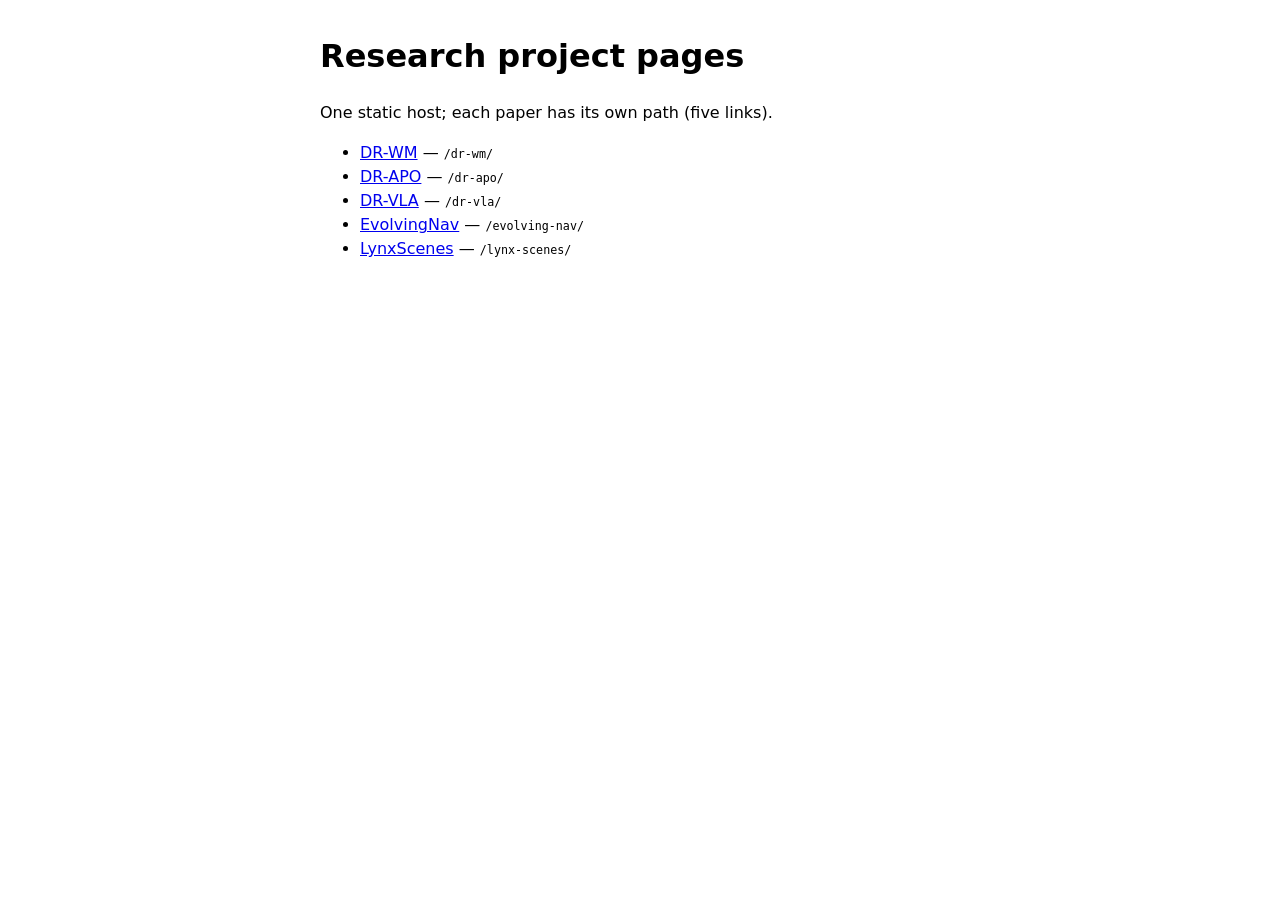
<file: index.html>
<!doctype html>
<html lang="zh-CN">
<head>
<meta charset="utf-8">
<meta name="viewport" content="width=device-width, initial-scale=1">
<title>DeepRobotics Research Articles</title>
<style>
  body { font-family: system-ui, sans-serif; max-width: 40rem; margin: 2rem auto; padding: 0 1rem; line-height: 1.5; }
  code { font-size: 0.9em; }
</style>
</head>
<body>
  <h1>Research project pages</h1>
  <p>One static host; each paper has its own path (five links).</p>
  <ul>
  <li><a href="dr-wm/index.html">DR-WM</a> — <code>/dr-wm/</code></li>
  <li><a href="dr-apo/index.html">DR-APO</a> — <code>/dr-apo/</code></li>
  <li><a href="dr-vla/index.html">DR-VLA</a> — <code>/dr-vla/</code></li>
  <li><a href="evolving-nav/index.html">EvolvingNav</a> — <code>/evolving-nav/</code></li>
  <li><a href="lynx-scenes/index.html">LynxScenes</a> — <code>/lynx-scenes/</code></li>
  </ul>
</body>
</html>
</file>
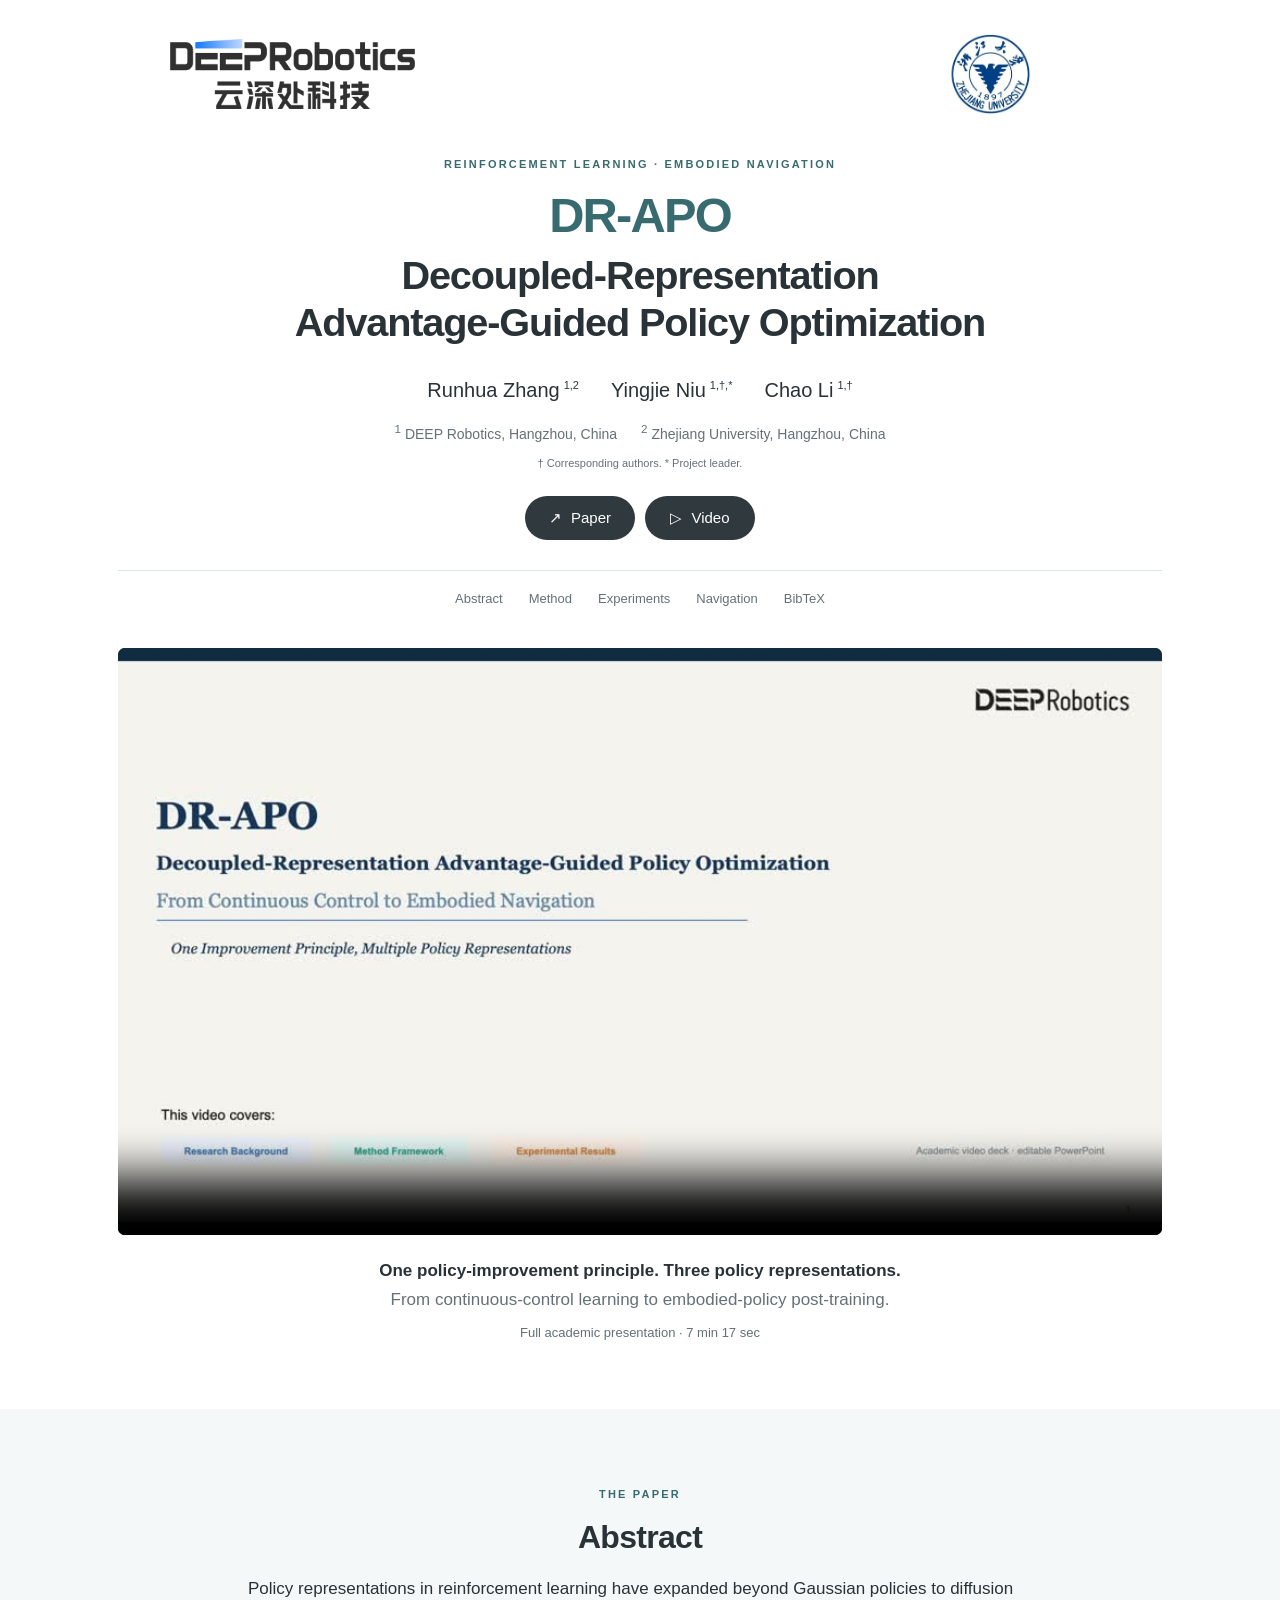
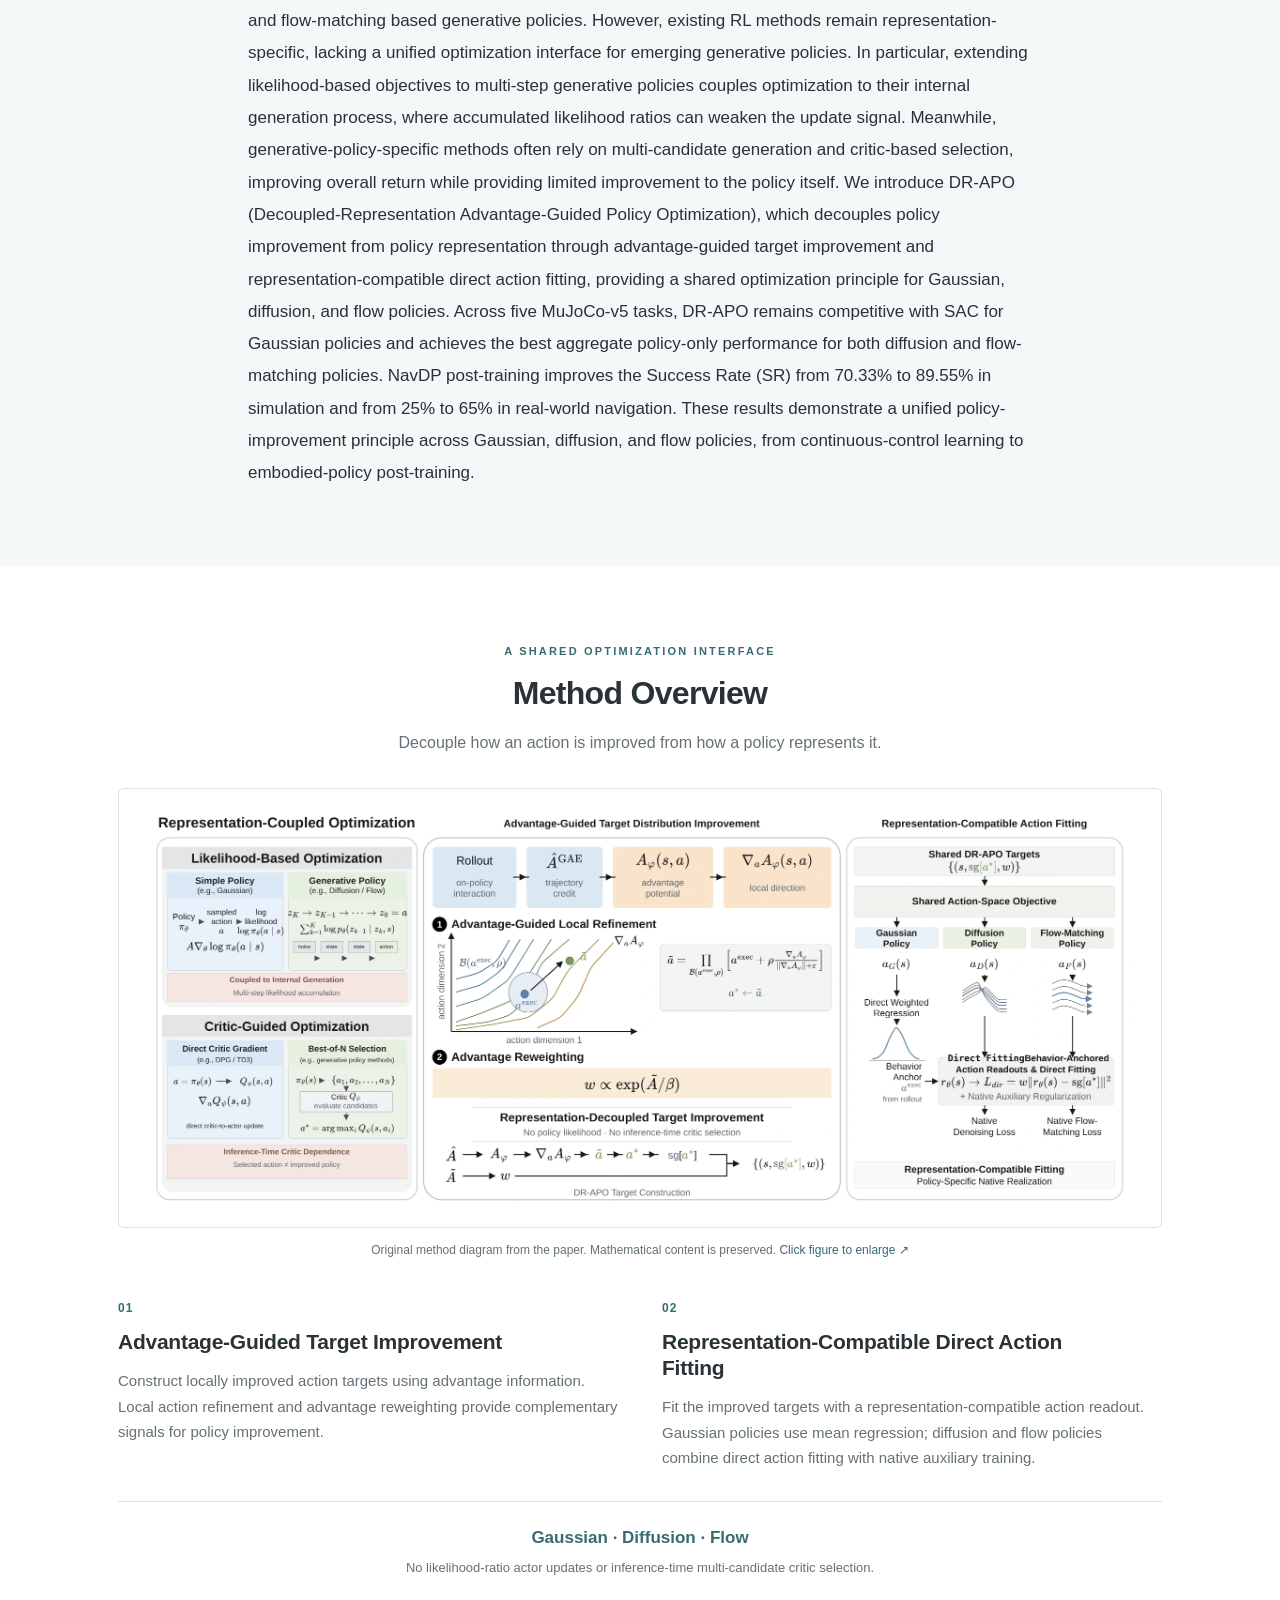
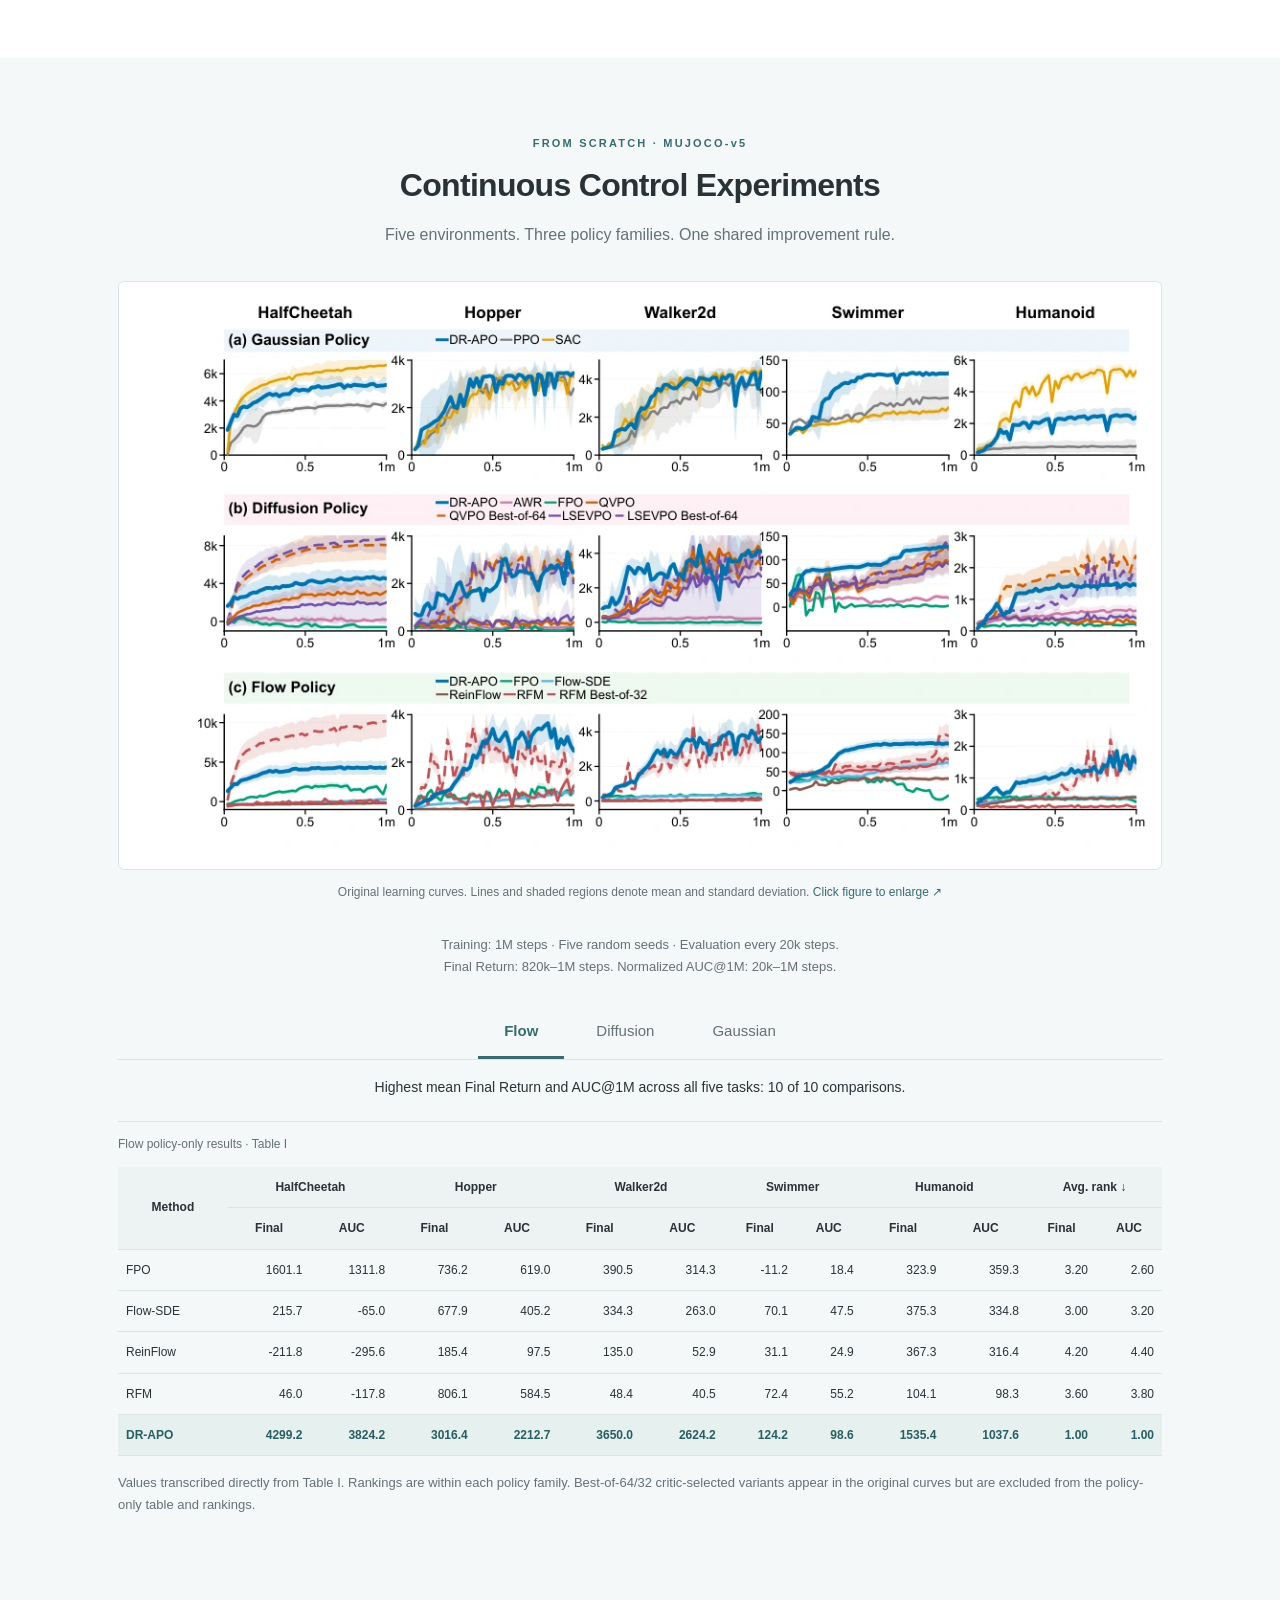
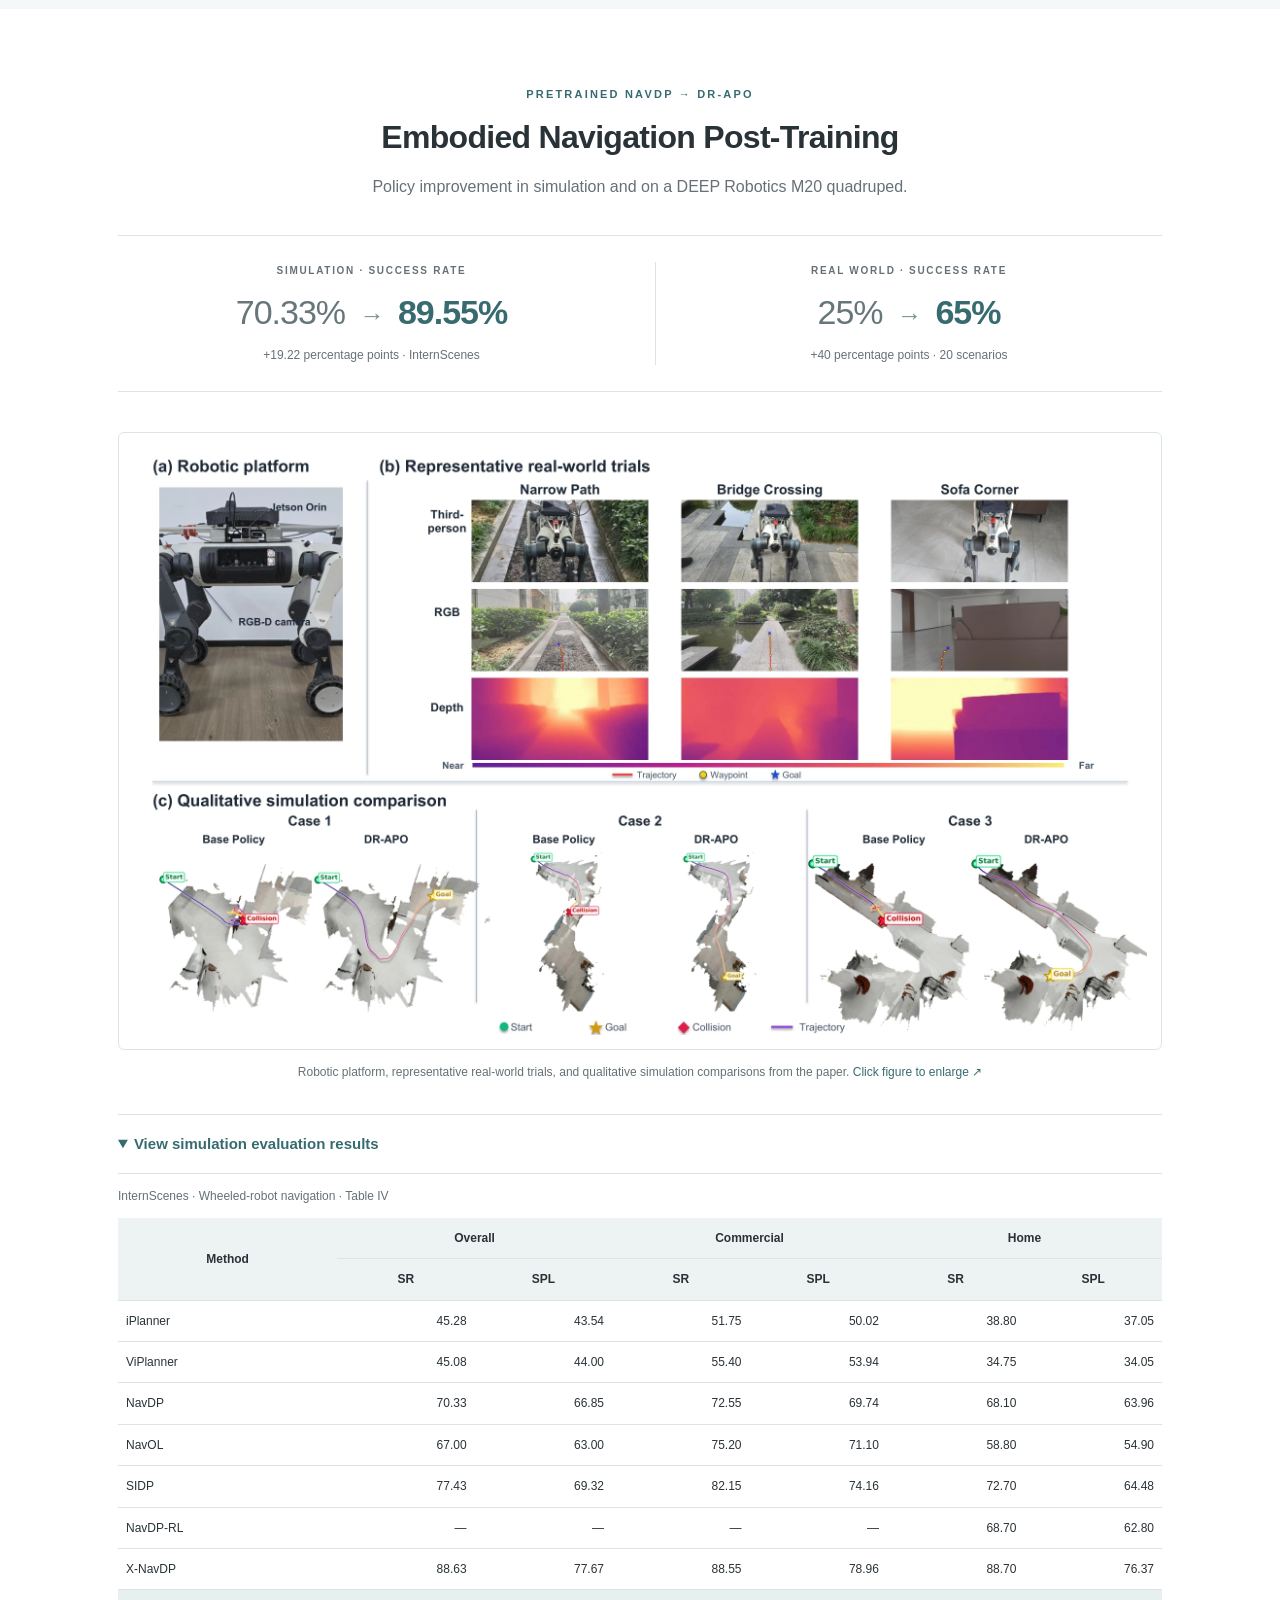
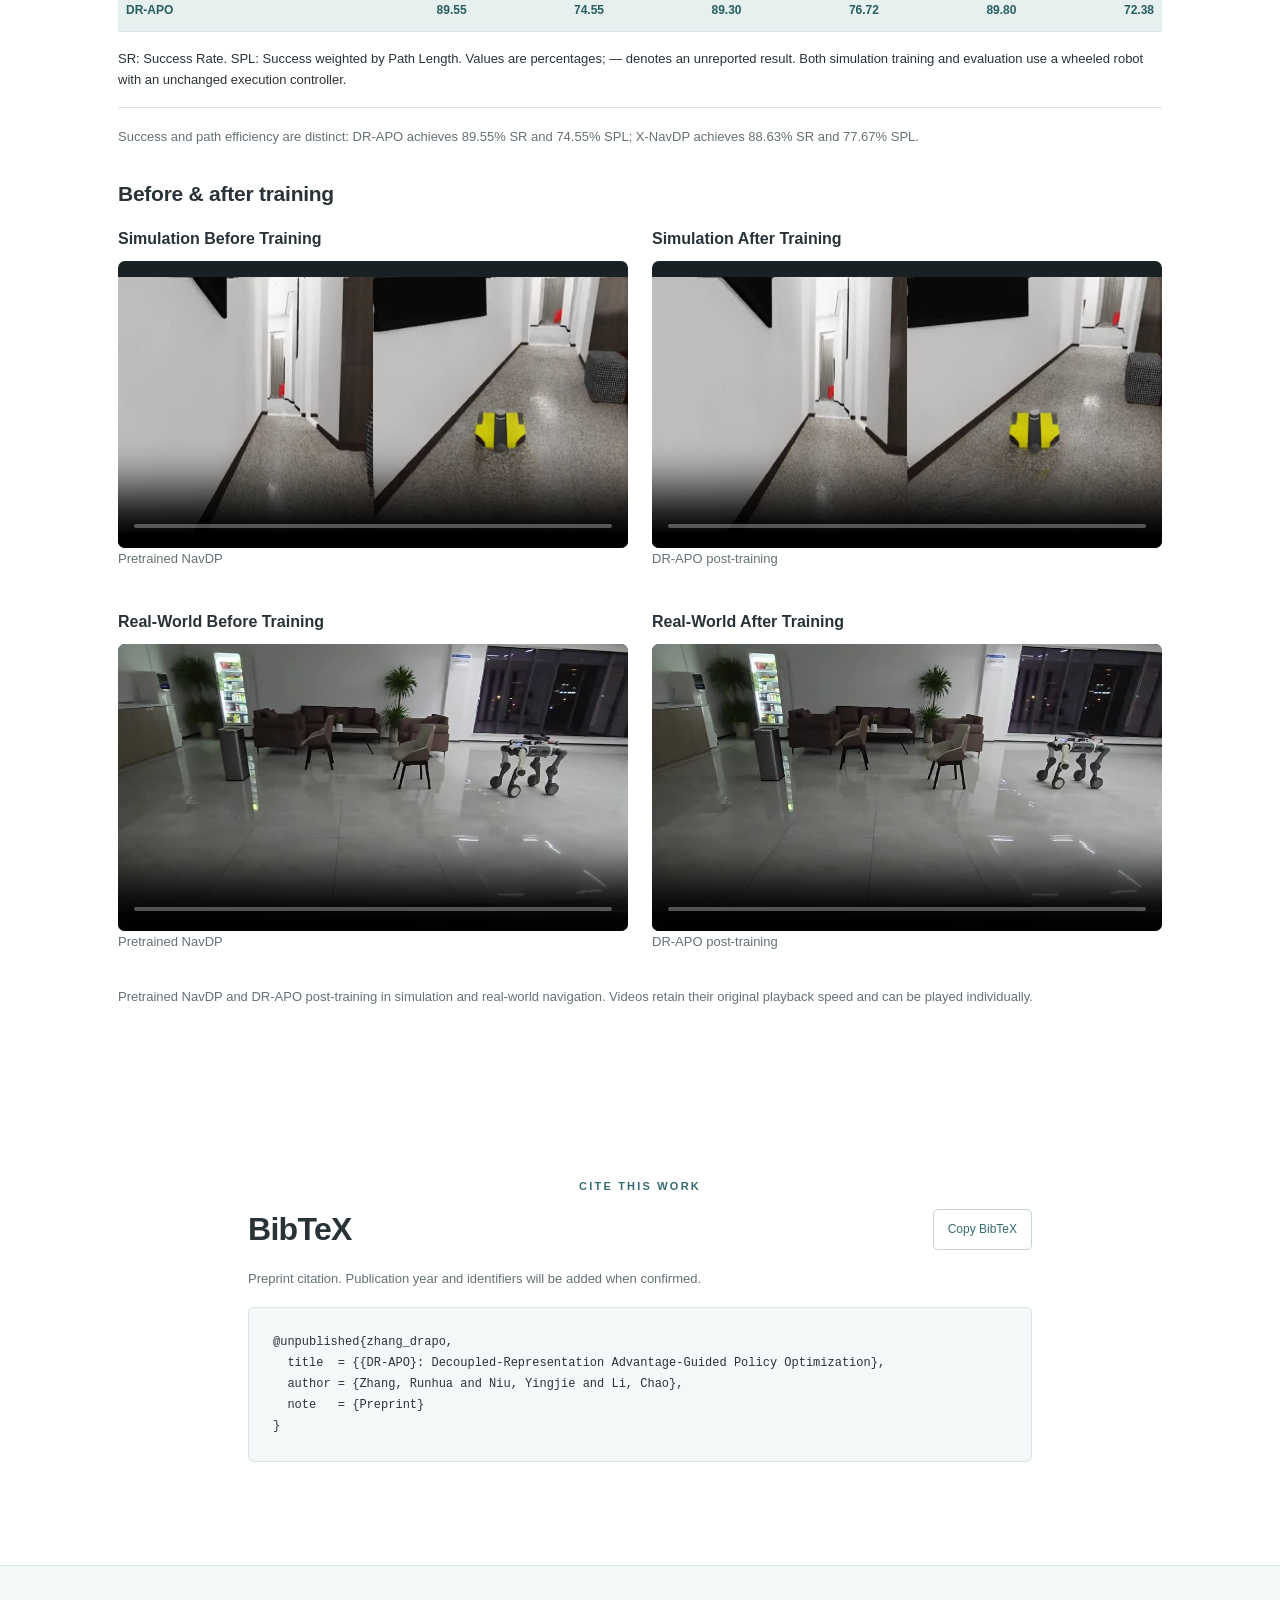
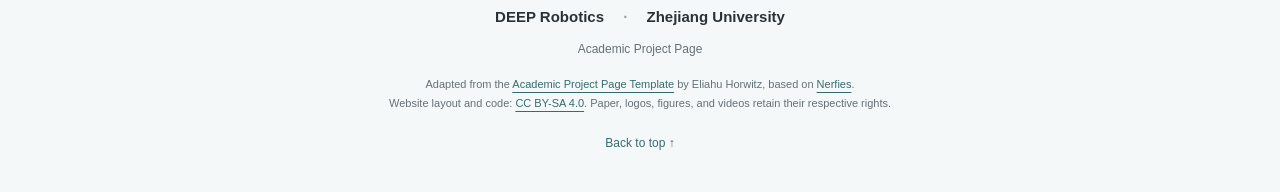
<file: dr-apo/index.html>
<!doctype html>
<html lang="en">
<head>
<meta charset="utf-8"><meta name="viewport" content="width=device-width, initial-scale=1">
<title>DR-APO | Decoupled-Representation Advantage-Guided Policy Optimization</title>
<meta name="description" content="DR-APO decouples policy improvement from policy representation across Gaussian, diffusion, and flow policies, from continuous control to embodied navigation.">
<meta name="theme-color" content="#376b70">
<link rel="icon" href="static/images/favicon.svg" type="image/svg+xml">
<noscript><style>[role="tabpanel"][hidden]{display:block!important}.tabs{display:none}</style></noscript>
<link rel="stylesheet" href="css/style.css"><script src="js/main.js" defer></script>
</head>
<body>
<a class="skip-link" href="#main">Skip to content</a>
<header class="hero container" id="top">
<div class="institutions"><img class="deep-logo" src="static/images/deep-robotics.png" alt="DEEP Robotics" width="260" height="90"><img class="zju-logo" src="static/images/zhejiang-university.jpeg" alt="Zhejiang University" width="230" height="90"></div>
<p class="eyebrow">REINFORCEMENT LEARNING · EMBODIED NAVIGATION</p>
<h1><span>DR-APO</span><br>Decoupled-Representation<br class="desktop-break"> Advantage-Guided Policy Optimization</h1>
<p class="authors"><span>Runhua Zhang<sup>1,2</sup></span><span>Yingjie Niu<sup>1,†,*</sup></span><span>Chao Li<sup>1,†</sup></span></p>
<div class="affiliations"><p><sup>1</sup> DEEP Robotics, Hangzhou, China</p><p><sup>2</sup> Zhejiang University, Hangzhou, China</p></div>
<p class="author-note">† Corresponding authors. * Project leader.</p>
<div class="paper-links"><a class="pill" href="static/pdfs/DR-APO.pdf"><span aria-hidden="true">↗</span> Paper</a><a class="pill" href="#video"><span aria-hidden="true">▷</span> Video</a></div>
<!-- Add official arXiv and public Code links here only after confirmation. -->
<nav class="section-nav" aria-label="Page sections"><a href="#abstract">Abstract</a><a href="#method">Method</a><a href="#experiments">Experiments</a><a href="#navigation">Navigation</a><a href="#bibtex">BibTeX</a></nav>
</header>
<main id="main">
<section class="teaser container" id="video" aria-label="Project video">
<video controls playsinline preload="none" poster="static/images/presentation-poster.jpg" aria-label="DR-APO full academic presentation"><source src="static/videos/full-presentation.mp4" type="video/mp4">Your browser does not support video. <a href="static/videos/full-presentation.mp4">Download the presentation.</a></video>
<p class="teaser-caption"><strong>One policy-improvement principle. Three policy representations.</strong><br>From continuous-control learning to embodied-policy post-training.</p>
<p class="small muted centered">Full academic presentation · 7 min 17 sec </p>
</section>
<section class="section soft" id="abstract"><div class="reading"><p class="eyebrow">THE PAPER</p><h2>Abstract</h2><p class="abstract">Policy representations in reinforcement learning have expanded beyond Gaussian policies to diffusion and flow-matching based generative policies. However, existing RL methods remain representation-specific, lacking a unified optimization interface for emerging generative policies. In particular, extending likelihood-based objectives to multi-step generative policies couples optimization to their internal generation process, where accumulated likelihood ratios can weaken the update signal. Meanwhile, generative-policy-specific methods often rely on multi-candidate generation and critic-based selection, improving overall return while providing limited improvement to the policy itself. We introduce DR-APO (Decoupled-Representation Advantage-Guided Policy Optimization), which decouples policy improvement from policy representation through advantage-guided target improvement and representation-compatible direct action fitting, providing a shared optimization principle for Gaussian, diffusion, and flow policies. Across five MuJoCo-v5 tasks, DR-APO remains competitive with SAC for Gaussian policies and achieves the best aggregate policy-only performance for both diffusion and flow-matching policies. NavDP post-training improves the Success Rate (SR) from 70.33% to 89.55% in simulation and from 25% to 65% in real-world navigation. These results demonstrate a unified policy-improvement principle across Gaussian, diffusion, and flow policies, from continuous-control learning to embodied-policy post-training.</p></div></section>
<section class="section container" id="method"><p class="eyebrow">A SHARED OPTIMIZATION INTERFACE</p><h2>Method Overview</h2><p class="section-intro">Decouple how an action is improved from how a policy represents it.</p>
<figure><a class="zoomable" href="static/images/method.svg" aria-label="Enlarge: DR-APO architecture: advantage-guided target improvement and representation-compatible action fitting"><img src="static/images/method.webp" alt="DR-APO architecture: advantage-guided target improvement and representation-compatible action fitting" loading="lazy" decoding="async"></a><figcaption>Original method diagram from the paper. Mathematical content is preserved. <span class="zoom-hint">Click figure to enlarge ↗</span></figcaption></figure>
<div class="method-parts"><article><span class="step">01</span><h3>Advantage-Guided Target Improvement</h3><p>Construct locally improved action targets using advantage information. Local action refinement and advantage reweighting provide complementary signals for policy improvement.</p></article><article><span class="step">02</span><h3>Representation-Compatible Direct Action Fitting</h3><p>Fit the improved targets with a representation-compatible action readout. Gaussian policies use mean regression; diffusion and flow policies combine direct action fitting with native auxiliary training.</p></article></div>
<p class="method-summary">Gaussian · Diffusion · Flow<br><span>No likelihood-ratio actor updates or inference-time multi-candidate critic selection.</span></p>
</section>
<section class="section soft" id="experiments"><div class="container"><p class="eyebrow">FROM SCRATCH · MUJOCO-v5</p><h2>Continuous Control Experiments</h2><p class="section-intro">Five environments. Three policy families. One shared improvement rule.</p>
<figure><a class="zoomable" href="static/images/training-curves.svg" aria-label="Enlarge: Gaussian, diffusion, and flow learning curves across HalfCheetah, Hopper, Walker2d, Swimmer, and Humanoid"><img src="static/images/training-curves.webp" alt="Gaussian, diffusion, and flow learning curves across HalfCheetah, Hopper, Walker2d, Swimmer, and Humanoid" loading="lazy" decoding="async"></a><figcaption>Original learning curves. Lines and shaded regions denote mean and standard deviation. <span class="zoom-hint">Click figure to enlarge ↗</span></figcaption></figure>
<p class="measurement">Training: 1M steps · Five random seeds · Evaluation every 20k steps.<br>Final Return: 820k–1M steps. Normalized AUC@1M: 20k–1M steps.</p>
<div class="tabs" role="tablist" aria-label="Policy representation"><button role="tab" id="tab-flow" aria-selected="true" aria-controls="panel-flow">Flow</button><button role="tab" id="tab-diffusion" aria-selected="false" aria-controls="panel-diffusion" tabindex="-1">Diffusion</button><button role="tab" id="tab-gaussian" aria-selected="false" aria-controls="panel-gaussian" tabindex="-1">Gaussian</button></div>
<div id="panel-flow" role="tabpanel" aria-labelledby="tab-flow" tabindex="0"><p class="result-note">Highest mean Final Return and AUC@1M across all five tasks: 10 of 10 comparisons.</p><div class="table-scroll" role="region" aria-label="Flow policy results, scroll horizontally" tabindex="0"><table><caption>Flow policy-only results · Table I</caption><thead><tr><th rowspan="2" scope="col">Method</th><th colspan="2" scope="colgroup">HalfCheetah</th><th colspan="2" scope="colgroup">Hopper</th><th colspan="2" scope="colgroup">Walker2d</th><th colspan="2" scope="colgroup">Swimmer</th><th colspan="2" scope="colgroup">Humanoid</th><th colspan="2" scope="colgroup">Avg. rank ↓</th></tr><tr><th scope="col">Final</th><th scope="col">AUC</th><th scope="col">Final</th><th scope="col">AUC</th><th scope="col">Final</th><th scope="col">AUC</th><th scope="col">Final</th><th scope="col">AUC</th><th scope="col">Final</th><th scope="col">AUC</th><th scope="col">Final</th><th scope="col">AUC</th></tr></thead><tbody><tr><th scope="row">FPO</th><td>1601.1</td><td>1311.8</td><td>736.2</td><td>619.0</td><td>390.5</td><td>314.3</td><td>-11.2</td><td>18.4</td><td>323.9</td><td>359.3</td><td>3.20</td><td>2.60</td></tr><tr><th scope="row">Flow-SDE</th><td>215.7</td><td>-65.0</td><td>677.9</td><td>405.2</td><td>334.3</td><td>263.0</td><td>70.1</td><td>47.5</td><td>375.3</td><td>334.8</td><td>3.00</td><td>3.20</td></tr><tr><th scope="row">ReinFlow</th><td>-211.8</td><td>-295.6</td><td>185.4</td><td>97.5</td><td>135.0</td><td>52.9</td><td>31.1</td><td>24.9</td><td>367.3</td><td>316.4</td><td>4.20</td><td>4.40</td></tr><tr><th scope="row">RFM</th><td>46.0</td><td>-117.8</td><td>806.1</td><td>584.5</td><td>48.4</td><td>40.5</td><td>72.4</td><td>55.2</td><td>104.1</td><td>98.3</td><td>3.60</td><td>3.80</td></tr><tr class="ours"><th scope="row">DR-APO</th><td>4299.2</td><td>3824.2</td><td>3016.4</td><td>2212.7</td><td>3650.0</td><td>2624.2</td><td>124.2</td><td>98.6</td><td>1535.4</td><td>1037.6</td><td>1.00</td><td>1.00</td></tr></tbody></table></div></div><div id="panel-diffusion" role="tabpanel" aria-labelledby="tab-diffusion" tabindex="0" hidden><p class="result-note">Highest mean Final Return on four tasks and AUC@1M on all five tasks: 9 of 10 comparisons.</p><div class="table-scroll" role="region" aria-label="Diffusion policy results, scroll horizontally" tabindex="0"><table><caption>Diffusion policy-only results · Table I</caption><thead><tr><th rowspan="2" scope="col">Method</th><th colspan="2" scope="colgroup">HalfCheetah</th><th colspan="2" scope="colgroup">Hopper</th><th colspan="2" scope="colgroup">Walker2d</th><th colspan="2" scope="colgroup">Swimmer</th><th colspan="2" scope="colgroup">Humanoid</th><th colspan="2" scope="colgroup">Avg. rank ↓</th></tr><tr><th scope="col">Final</th><th scope="col">AUC</th><th scope="col">Final</th><th scope="col">AUC</th><th scope="col">Final</th><th scope="col">AUC</th><th scope="col">Final</th><th scope="col">AUC</th><th scope="col">Final</th><th scope="col">AUC</th><th scope="col">Final</th><th scope="col">AUC</th></tr></thead><tbody><tr><th scope="row">AWR</th><td>135.5</td><td>205.7</td><td>144.9</td><td>143.9</td><td>220.2</td><td>228.1</td><td>19.2</td><td>17.3</td><td>640.6</td><td>509.2</td><td>3.60</td><td>3.60</td></tr><tr><th scope="row">FPO</th><td>-587.5</td><td>-344.9</td><td>40.7</td><td>119.4</td><td>-2.0</td><td>-0.2</td><td>2.8</td><td>11.1</td><td>201.9</td><td>197.1</td><td>5.00</td><td>5.00</td></tr><tr><th scope="row">QVPO</th><td>2981.3</td><td>2350.8</td><td>324.4</td><td>291.4</td><td>3913.3</td><td>2519.4</td><td>88.9</td><td>54.7</td><td>292.1</td><td>340.5</td><td>2.40</td><td>2.80</td></tr><tr><th scope="row">LSEVPO</th><td>1924.6</td><td>1462.1</td><td>497.8</td><td>396.9</td><td>2521.9</td><td>1627.0</td><td>83.0</td><td>54.9</td><td>439.4</td><td>395.8</td><td>2.80</td><td>2.60</td></tr><tr class="ours"><th scope="row">DR-APO</th><td>4572.7</td><td>3840.5</td><td>2631.5</td><td>1955.6</td><td>3853.6</td><td>2902.6</td><td>124.9</td><td>93.7</td><td>1462.0</td><td>1185.0</td><td>1.20</td><td>1.00</td></tr></tbody></table></div></div><div id="panel-gaussian" role="tabpanel" aria-labelledby="tab-gaussian" tabindex="0" hidden><p class="result-note">Competitive with SAC in Final Return, with the best average AUC@1M rank.</p><div class="table-scroll" role="region" aria-label="Gaussian policy results, scroll horizontally" tabindex="0"><table><caption>Gaussian policy-only results · Table I</caption><thead><tr><th rowspan="2" scope="col">Method</th><th colspan="2" scope="colgroup">HalfCheetah</th><th colspan="2" scope="colgroup">Hopper</th><th colspan="2" scope="colgroup">Walker2d</th><th colspan="2" scope="colgroup">Swimmer</th><th colspan="2" scope="colgroup">Humanoid</th><th colspan="2" scope="colgroup">Avg. rank ↓</th></tr><tr><th scope="col">Final</th><th scope="col">AUC</th><th scope="col">Final</th><th scope="col">AUC</th><th scope="col">Final</th><th scope="col">AUC</th><th scope="col">Final</th><th scope="col">AUC</th><th scope="col">Final</th><th scope="col">AUC</th><th scope="col">Final</th><th scope="col">AUC</th></tr></thead><tbody><tr><th scope="row">PPO</th><td>3250.1</td><td>3057.5</td><td>3022.9</td><td>2484.4</td><td>3652.1</td><td>2547.9</td><td>68.4</td><td>53.4</td><td>541.0</td><td>493.2</td><td>3.00</td><td>2.80</td></tr><tr><th scope="row">SAC</th><td>6538.1</td><td>5621.8</td><td>3158.3</td><td>2420.7</td><td>4343.8</td><td>3181.8</td><td>69.8</td><td>58.0</td><td>5137.5</td><td>3951.5</td><td>1.40</td><td>1.80</td></tr><tr class="ours"><th scope="row">DR-APO</th><td>5154.5</td><td>4574.1</td><td>3288.9</td><td>2692.3</td><td>4243.2</td><td>3202.6</td><td>128.7</td><td>106.5</td><td>2363.9</td><td>1945.0</td><td>1.60</td><td>1.40</td></tr></tbody></table></div></div>
<p class="small muted">Values transcribed directly from Table I. Rankings are within each policy family. Best-of-64/32 critic-selected variants appear in the original curves but are excluded from the policy-only table and rankings.</p>
</div></section>
<section class="section container" id="navigation"><p class="eyebrow">PRETRAINED NAVDP → DR-APO</p><h2>Embodied Navigation Post-Training</h2><p class="section-intro">Policy improvement in simulation and on a DEEP Robotics M20 quadruped.</p>
<div class="metrics"><div><p>SIMULATION · SUCCESS RATE</p><strong><span>70.33%</span> <span class="arrow">→</span> 89.55%</strong><small>+19.22 percentage points · InternScenes</small></div><div><p>REAL WORLD · SUCCESS RATE</p><strong><span>25%</span> <span class="arrow">→</span> 65%</strong><small>+40 percentage points · 20 scenarios</small></div></div>
<figure><a class="zoomable" href="static/images/navigation.svg" aria-label="Enlarge: M20 robot, representative real-world trials, and simulation comparisons of the base policy and DR-APO"><img src="static/images/navigation.webp" alt="M20 robot, representative real-world trials, and simulation comparisons of the base policy and DR-APO" loading="lazy" decoding="async"></a><figcaption>Robotic platform, representative real-world trials, and qualitative simulation comparisons from the paper. <span class="zoom-hint">Click figure to enlarge ↗</span></figcaption></figure>
<details class="results-details" open><summary>View simulation evaluation results</summary><div class="table-scroll" role="region" aria-label="Navigation results, scroll horizontally" tabindex="0"><table><caption>InternScenes · Wheeled-robot navigation · Table IV</caption><thead><tr><th rowspan="2" scope="col">Method</th><th colspan="2" scope="colgroup">Overall</th><th colspan="2" scope="colgroup">Commercial</th><th colspan="2" scope="colgroup">Home</th></tr><tr><th scope="col">SR</th><th scope="col">SPL</th><th scope="col">SR</th><th scope="col">SPL</th><th scope="col">SR</th><th scope="col">SPL</th></tr></thead><tbody><tr><th scope="row">iPlanner</th><td>45.28</td><td>43.54</td><td>51.75</td><td>50.02</td><td>38.80</td><td>37.05</td></tr><tr><th scope="row">ViPlanner</th><td>45.08</td><td>44.00</td><td>55.40</td><td>53.94</td><td>34.75</td><td>34.05</td></tr><tr><th scope="row">NavDP</th><td>70.33</td><td>66.85</td><td>72.55</td><td>69.74</td><td>68.10</td><td>63.96</td></tr><tr><th scope="row">NavOL</th><td>67.00</td><td>63.00</td><td>75.20</td><td>71.10</td><td>58.80</td><td>54.90</td></tr><tr><th scope="row">SIDP</th><td>77.43</td><td>69.32</td><td>82.15</td><td>74.16</td><td>72.70</td><td>64.48</td></tr><tr><th scope="row">NavDP-RL</th><td>—</td><td>—</td><td>—</td><td>—</td><td>68.70</td><td>62.80</td></tr><tr><th scope="row">X-NavDP</th><td>88.63</td><td>77.67</td><td>88.55</td><td>78.96</td><td>88.70</td><td>76.37</td></tr><tr class="ours"><th scope="row">DR-APO</th><td>89.55</td><td>74.55</td><td>89.30</td><td>76.72</td><td>89.80</td><td>72.38</td></tr></tbody></table></div><p class="small">SR: Success Rate. SPL: Success weighted by Path Length. Values are percentages; — denotes an unreported result. Both simulation training and evaluation use a wheeled robot with an unchanged execution controller.</p></details>
<p class="small muted">Success and path efficiency are distinct: DR-APO achieves 89.55% SR and 74.55% SPL; X-NavDP achieves 88.63% SR and 77.67% SPL.</p>
<h3 class="subheading">Before &amp; after training</h3><div class="comparison-grid"><div class="comparison-slot"><h4>Simulation Before Training</h4><video controls playsinline preload="none" poster="static/images/navigation-sim-pretrained.jpg" aria-label="Simulation Before Training: Pretrained NavDP"><source src="static/videos/sim/pretrained/Pretrained%20NavDP%20Video.mp4" type="video/mp4">Your browser does not support video. <a href="static/videos/sim/pretrained/Pretrained%20NavDP%20Video.mp4">Download video.</a></video><p class="small muted">Pretrained NavDP</p></div><div class="comparison-slot"><h4>Simulation After Training</h4><video controls playsinline preload="none" poster="static/images/navigation-sim-drapo.jpg" aria-label="Simulation After Training: DR-APO post-training"><source src="static/videos/sim/drapo/DR-APO%20Post-Training%20Video.mp4" type="video/mp4">Your browser does not support video. <a href="static/videos/sim/drapo/DR-APO%20Post-Training%20Video.mp4">Download video.</a></video><p class="small muted">DR-APO post-training</p></div><div class="comparison-slot"><h4>Real-World Before Training</h4><video controls playsinline preload="none" poster="static/images/navigation-real-pretrained.jpg" aria-label="Real-World Before Training: Pretrained NavDP"><source src="static/videos/real/pretrained/73e4be3dd171ac874be96eca862bbc45_B5D88604-6004-4646-B3BF-7BAC48DE84AF.mp4" type="video/mp4">Your browser does not support video. <a href="static/videos/real/pretrained/73e4be3dd171ac874be96eca862bbc45_B5D88604-6004-4646-B3BF-7BAC48DE84AF.mp4">Download video.</a></video><p class="small muted">Pretrained NavDP</p></div><div class="comparison-slot"><h4>Real-World After Training</h4><video controls playsinline preload="none" poster="static/images/navigation-real-drapo.jpg" aria-label="Real-World After Training: DR-APO post-training"><source src="static/videos/real/drapo/%E9%99%84%E4%BB%B61%EF%BC%9A%E5%BC%A0%E6%B6%A6%E5%8D%8E%E4%B9%9D%E6%9C%88%E5%B1%A5%E8%81%8C%E7%9B%AE%E6%A0%87%E8%A1%A8.mp4" type="video/mp4">Your browser does not support video. <a href="static/videos/real/drapo/%E9%99%84%E4%BB%B61%EF%BC%9A%E5%BC%A0%E6%B6%A6%E5%8D%8E%E4%B9%9D%E6%9C%88%E5%B1%A5%E8%81%8C%E7%9B%AE%E6%A0%87%E8%A1%A8.mp4">Download video.</a></video><p class="small muted">DR-APO post-training</p></div></div><p class="small muted">Pretrained NavDP and DR-APO post-training in simulation and real-world navigation. Videos retain their original playback speed and can be played individually.</p>
</section>
<section class="section reading" id="bibtex"><p class="eyebrow">CITE THIS WORK</p><div class="bibtex-heading"><h2>BibTeX</h2><button id="copy-bibtex" class="copy-button" type="button">Copy BibTeX</button></div><p class="small muted">Preprint citation. Publication year and identifiers will be added when confirmed.</p><pre><code id="citation">@unpublished{zhang_drapo,
  title  = {{DR-APO}: Decoupled-Representation Advantage-Guided Policy Optimization},
  author = {Zhang, Runhua and Niu, Yingjie and Li, Chao},
  note   = {Preprint}
}</code></pre><p id="copy-status" class="small" role="status" aria-live="polite"></p></section>
</main>
<footer><div class="container"><p class="footer-brand">DEEP Robotics <span>·</span> Zhejiang University</p><p>Academic Project Page</p><p class="attribution">Adapted from the <a href="https://github.com/eliahuhorwitz/Academic-project-page-template">Academic Project Page Template</a> by Eliahu Horwitz, based on <a href="https://nerfies.github.io/">Nerfies</a>.<br>Website layout and code: <a rel="license" href="https://creativecommons.org/licenses/by-sa/4.0/">CC BY-SA 4.0</a>. Paper, logos, figures, and videos retain their respective rights.</p><a class="back-top" href="#top">Back to top ↑</a></div></footer>
<dialog id="figure-dialog" aria-label="Enlarged paper figure"><div class="dialog-bar"><span>Paper figure</span><a id="original-figure" href="static/images/method.svg" target="_blank" rel="noopener">Open full resolution ↗</a><button id="close-figure" type="button" aria-label="Close enlarged figure">✕</button></div><div class="dialog-image"><img id="enlarged-figure" alt=""></div></dialog>
</body></html>
</file>
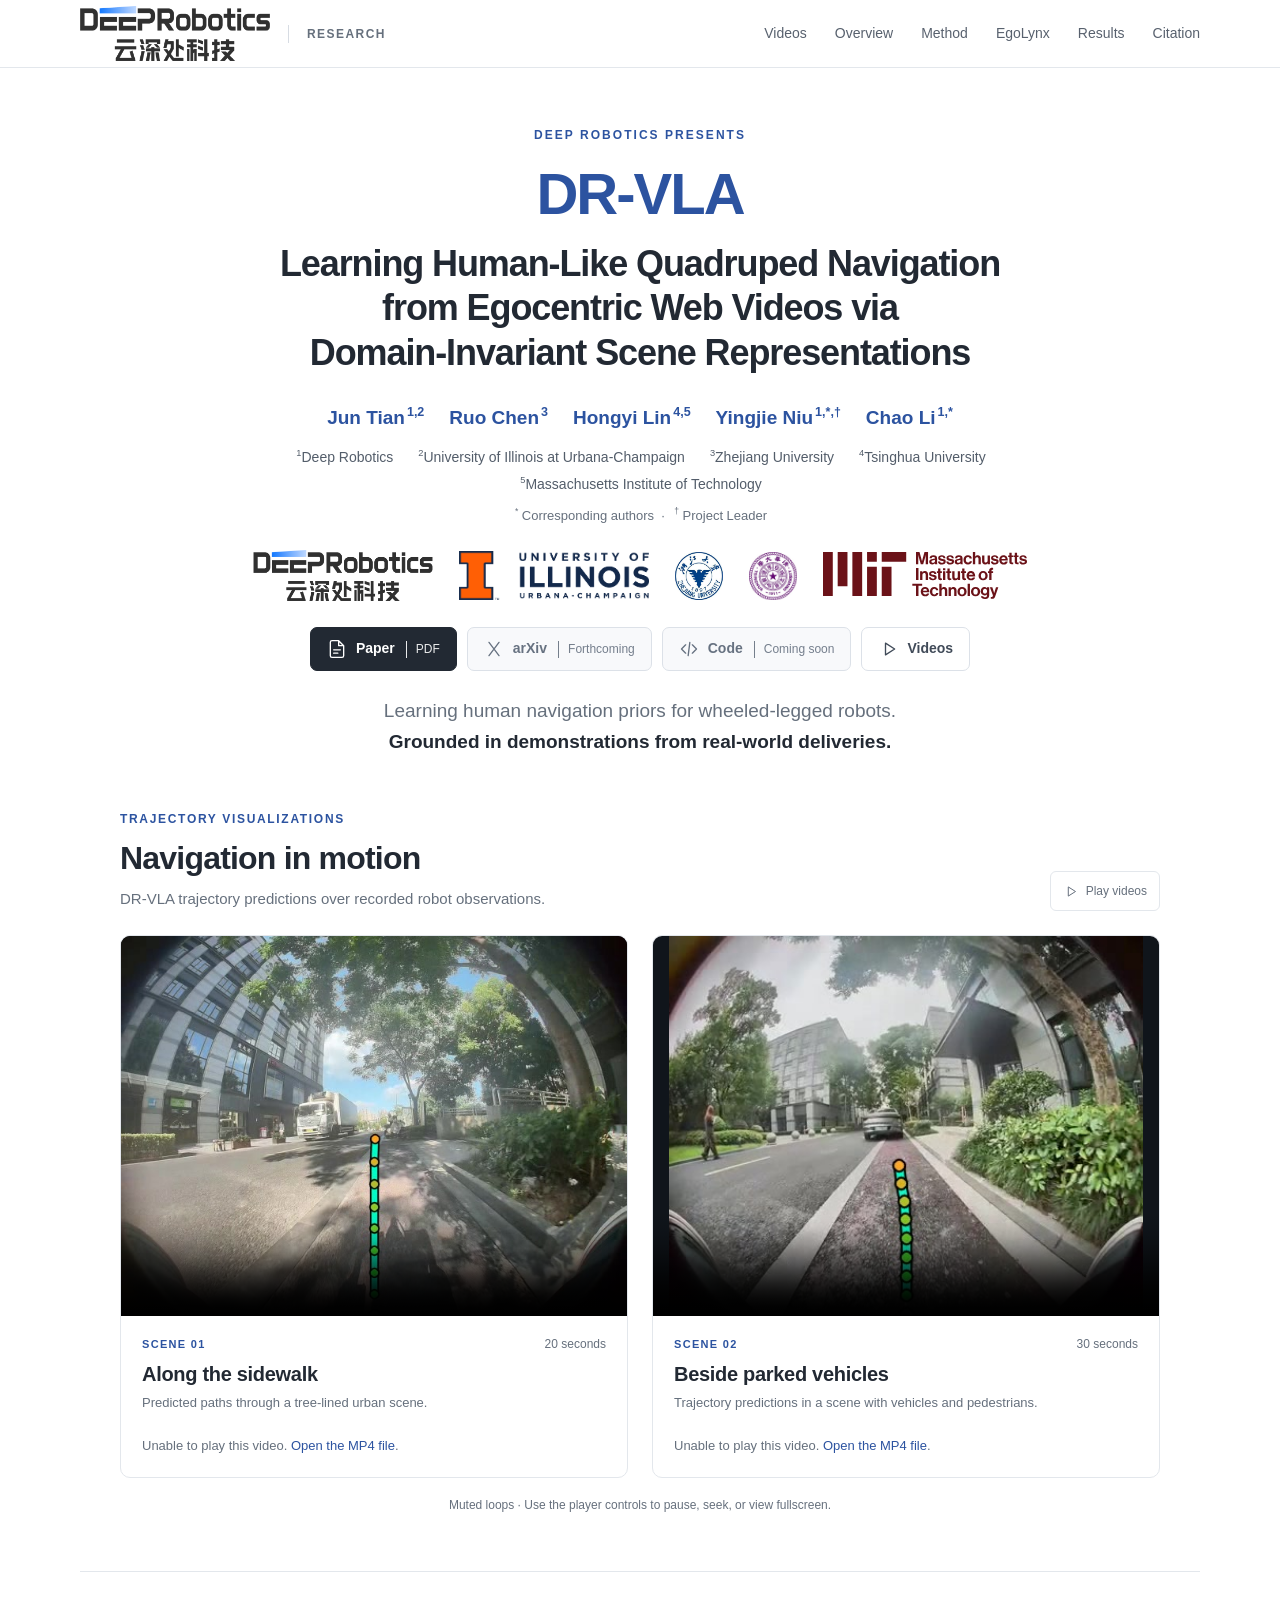
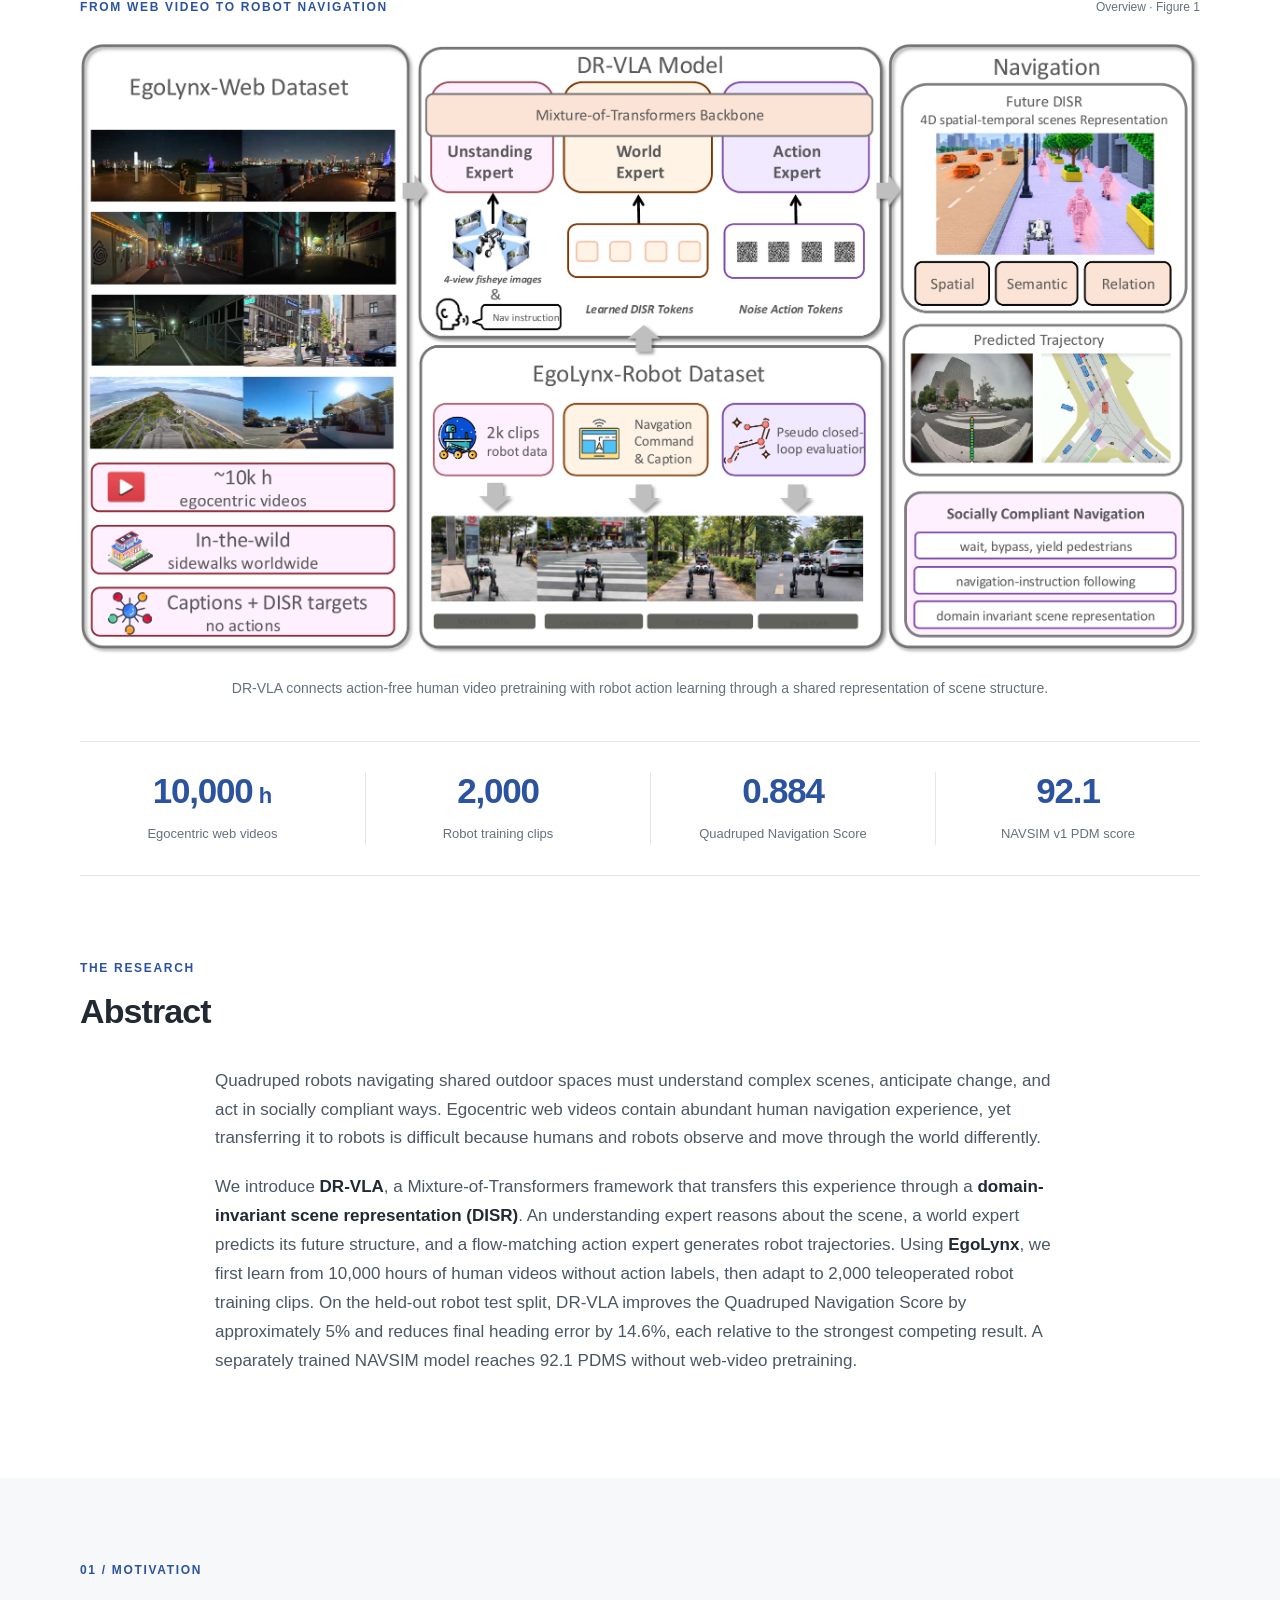
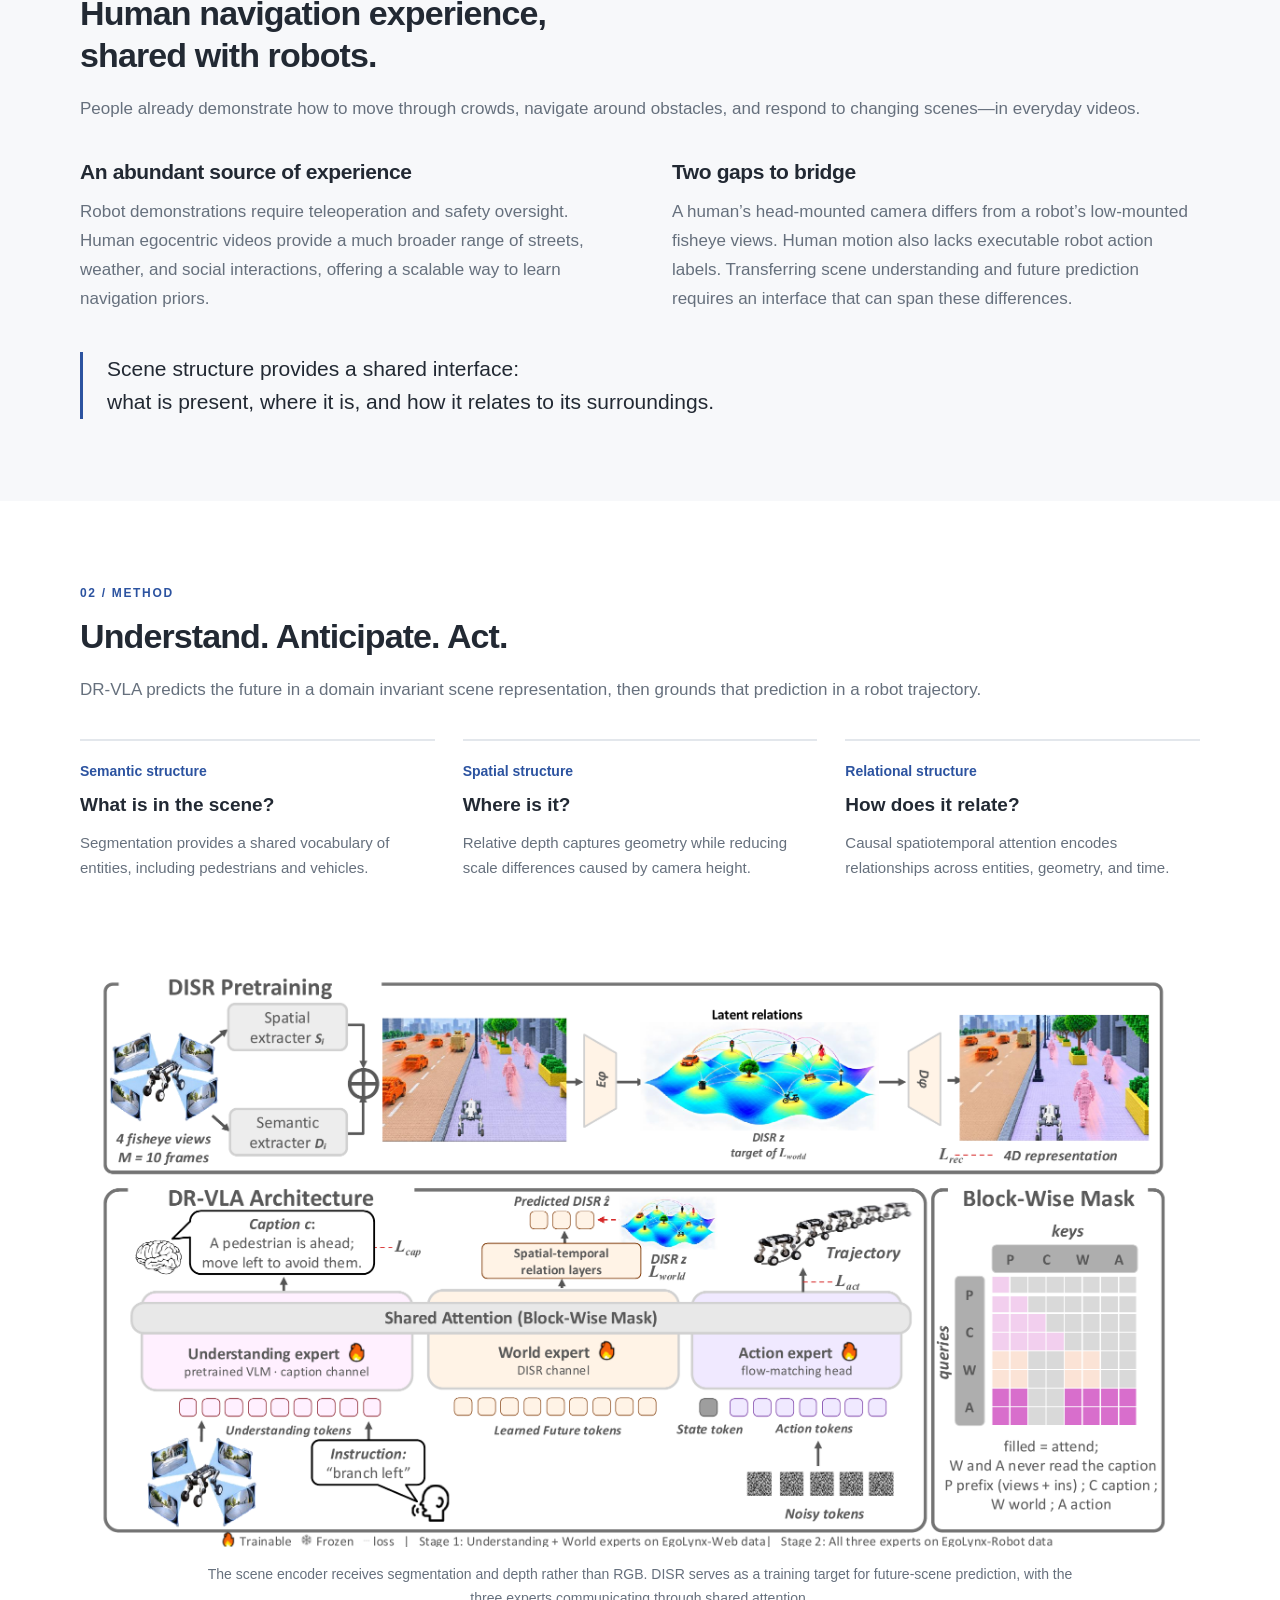
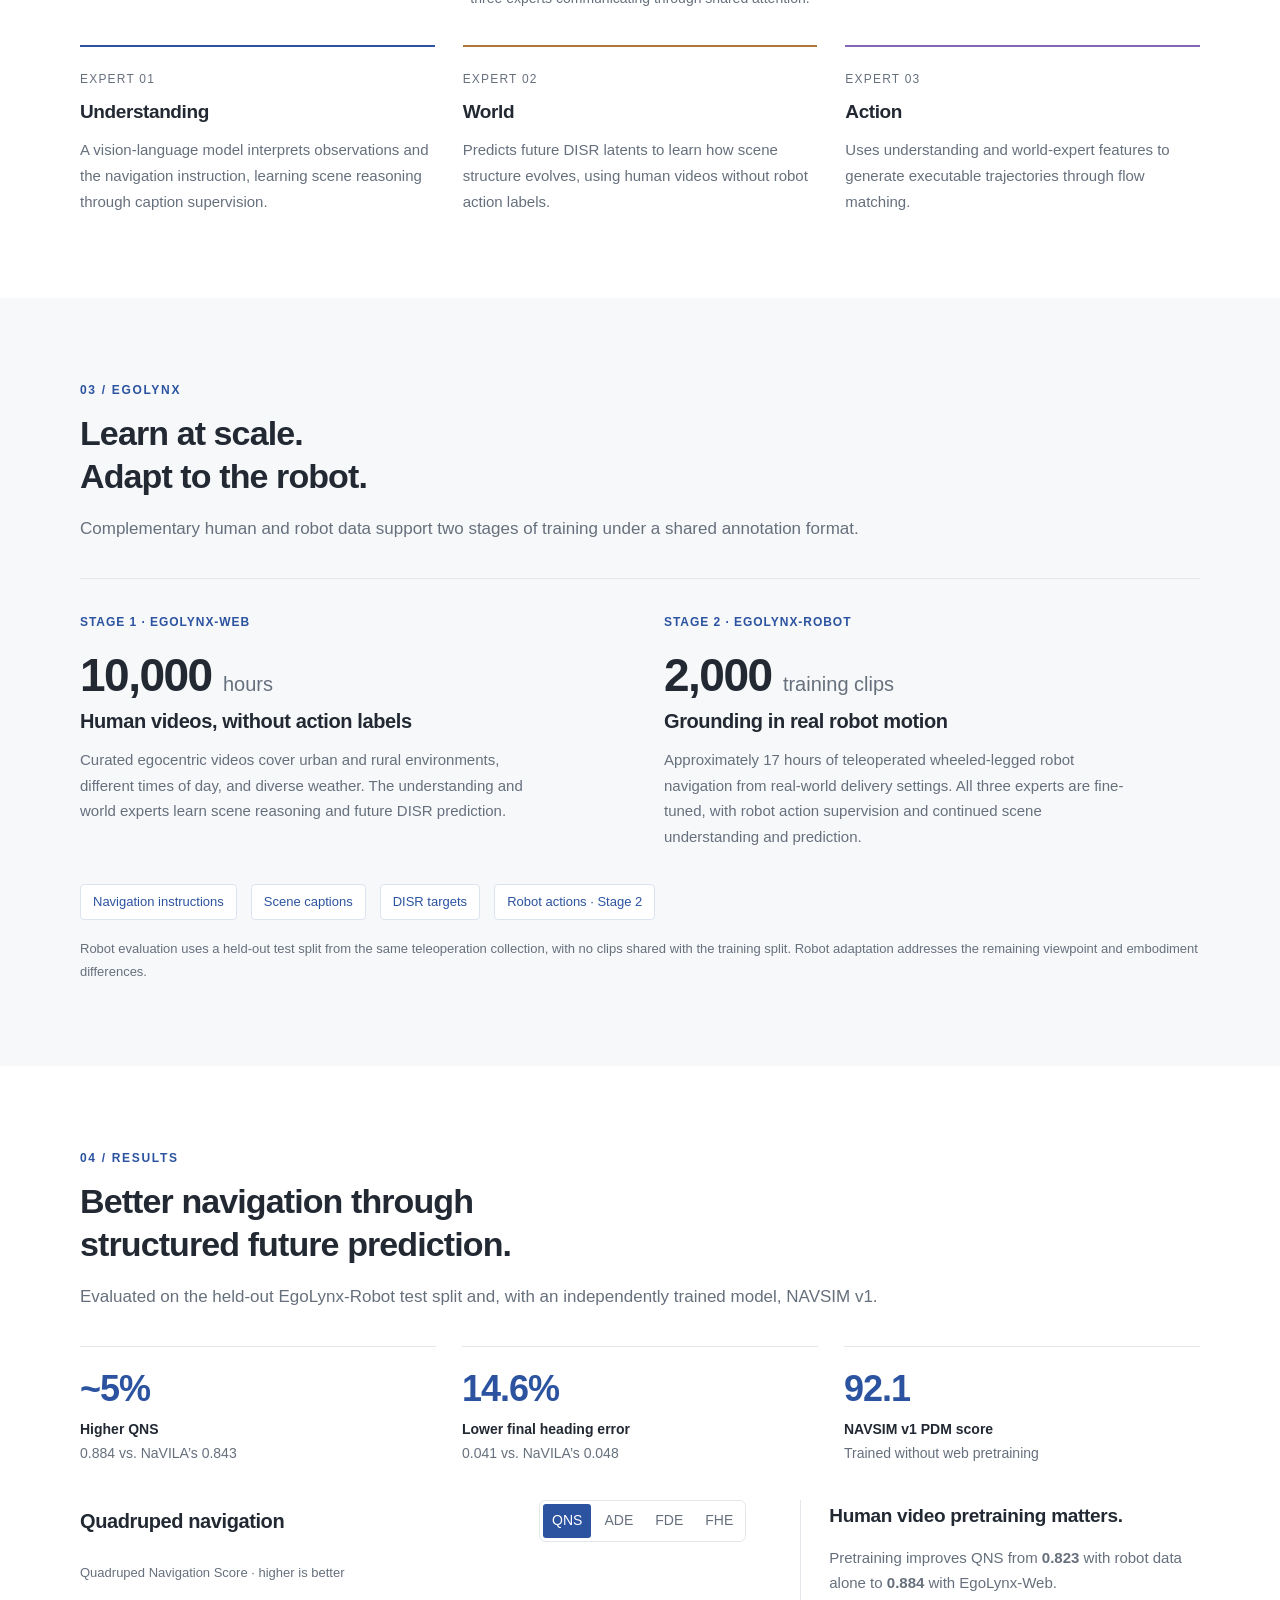
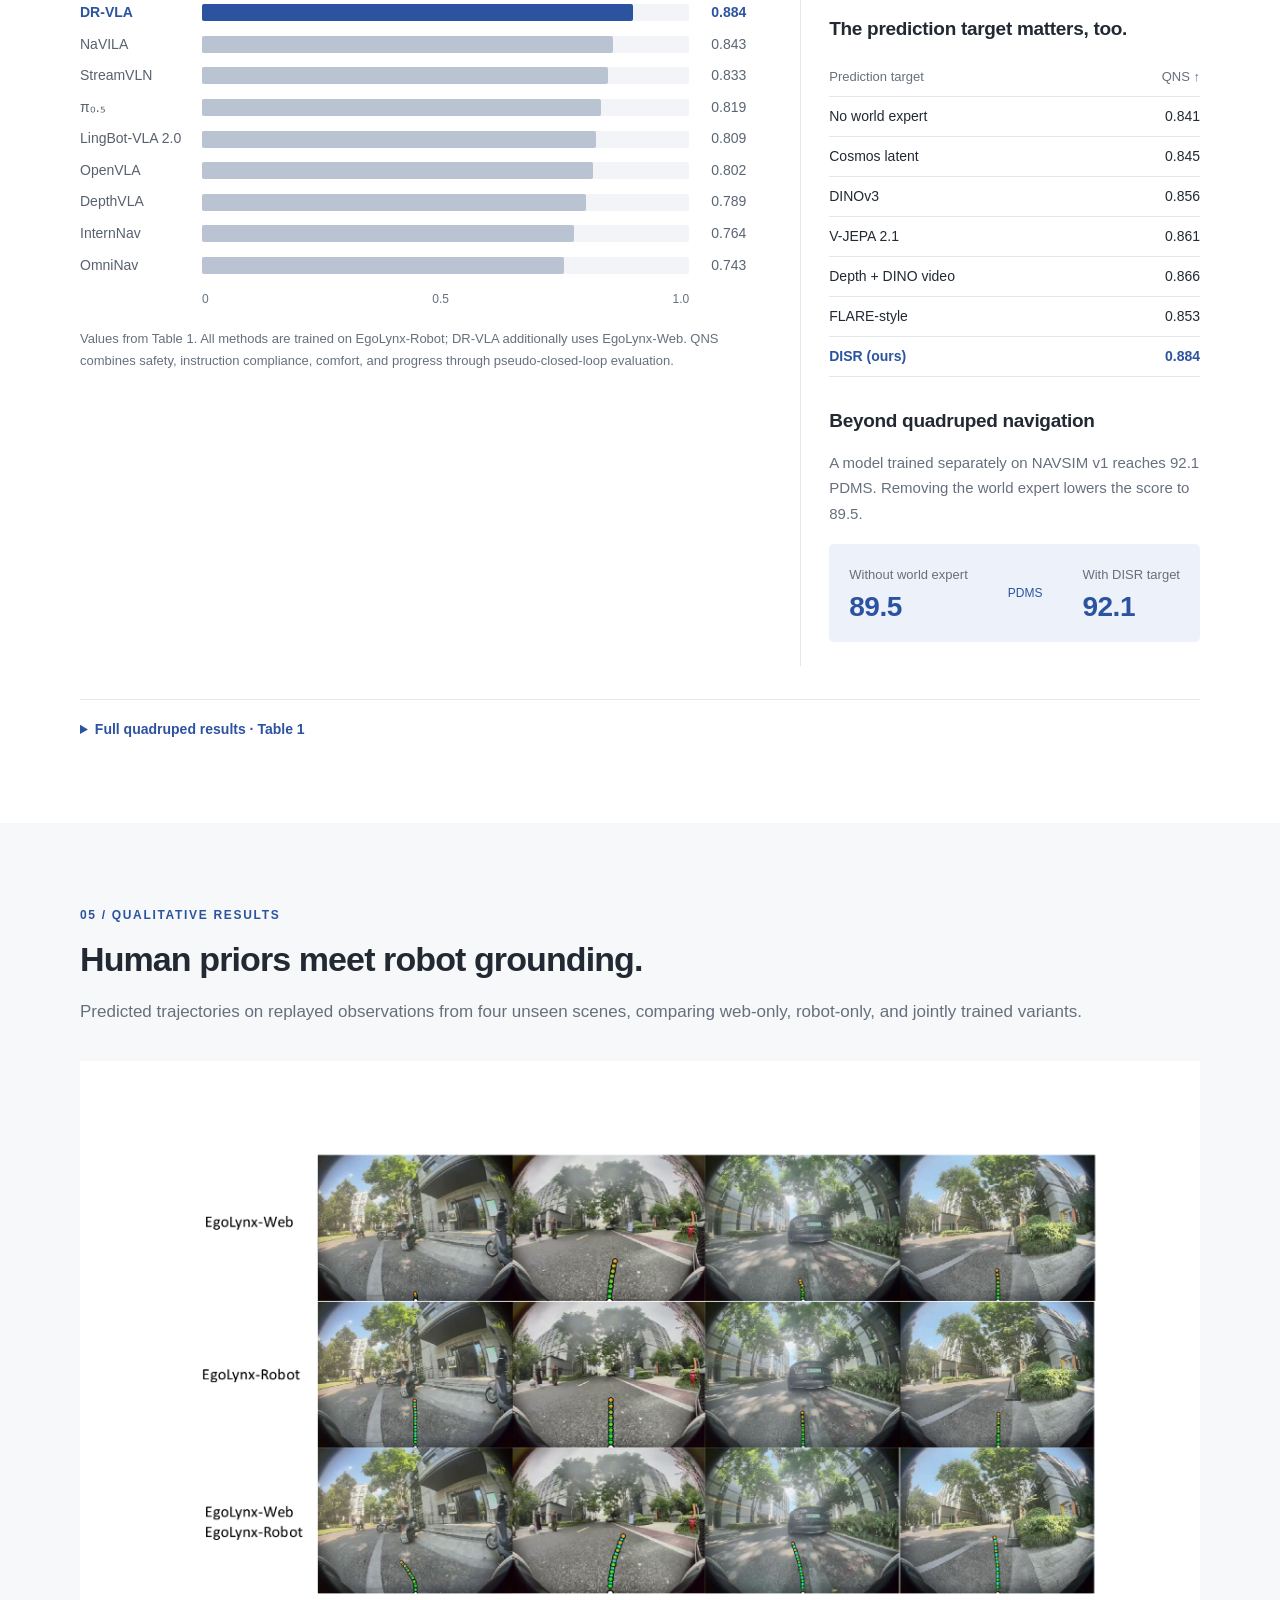
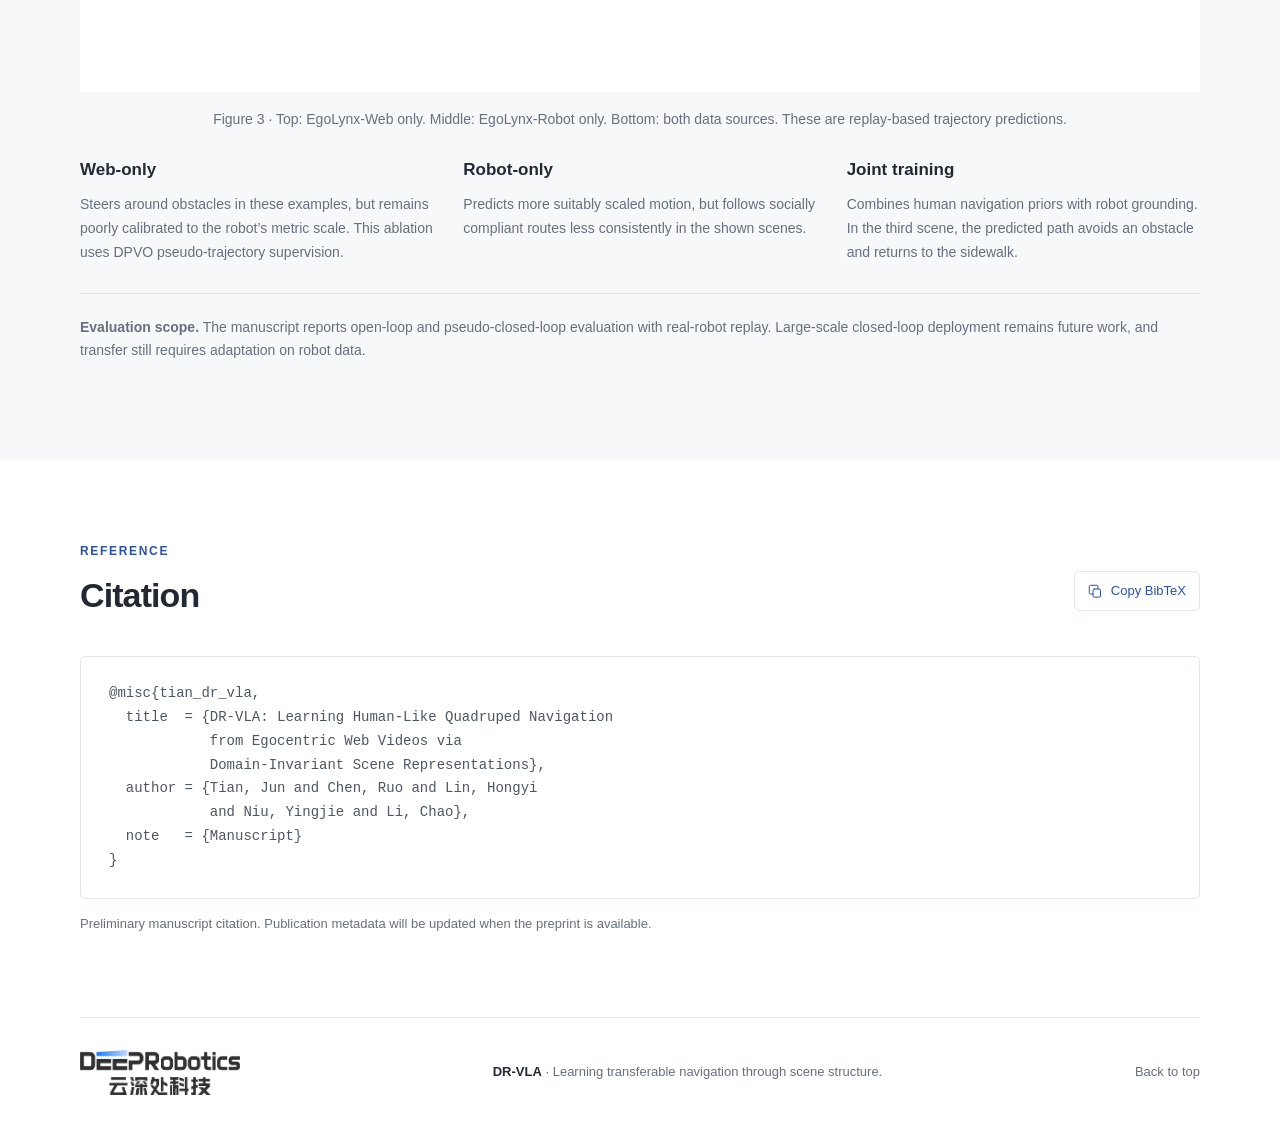
<file: dr-vla/index.html>
<!doctype html>
<html lang="en">
<head>
  <meta charset="utf-8">
  <meta name="viewport" content="width=device-width, initial-scale=1">
  <meta name="description" content="DEEP Robotics presents DR-VLA: learning transferable scene understanding and future prediction from human videos for quadruped navigation.">
  <meta name="theme-color" content="#ffffff">
  <title>DR-VLA · DEEP Robotics</title>
  <link rel="icon" type="image/svg+xml" href="data:image/svg+xml,%3Csvg xmlns='http://www.w3.org/2000/svg' viewBox='0 0 64 64'%3E%3Crect width='64' height='64' rx='14' fill='%232c53a0'/%3E%3Cpath d='M17 48V16h10c17 0 17 32 0 32z' fill='none' stroke='white' stroke-width='6'/%3E%3C/svg%3E">
  <link rel="stylesheet" href="styles.css">
  <script src="script.js" defer></script>
</head>
<body>
  <a class="skip-link" href="#main">Skip to content</a>
  <header class="site-header">
    <nav class="nav container" aria-label="Main navigation">
      <a class="publisher-brand" href="#top" aria-label="DEEP Robotics Research · DR-VLA"><img src="assets/deep-robotics.svg" alt="DEEP Robotics" width="190" height="27"><span class="publisher-tag">Research</span></a>
      <div class="nav-links"><a href="#videos">Videos</a><a href="#overview">Overview</a><a href="#method">Method</a><a href="#egolynx">EgoLynx</a><a href="#results">Results</a><a href="#citation">Citation</a></div>
    </nav>
  </header>
  <main id="main">
    <section class="hero container" id="top" aria-labelledby="paper-title">
      <p class="eyebrow publisher-intro">DEEP Robotics presents</p>
      <h1 id="paper-title"><span class="project-name">DR-VLA</span><span class="paper-title">Learning Human-Like Quadruped Navigation<br class="desktop-break"> from Egocentric Web Videos via<br class="desktop-break"> Domain-Invariant Scene Representations</span></h1>
      <div class="authors" aria-label="Authors in paper order">
        <span>Jun Tian<sup>1,2</sup></span><span>Ruo Chen<sup>3</sup></span><span>Hongyi Lin<sup>4,5</sup></span><span>Yingjie Niu<sup>1,*,†</sup></span><span>Chao Li<sup>1,*</sup></span>
      </div>
      <div class="affiliations"><span><sup>1</sup>Deep Robotics</span><span><sup>2</sup>University of Illinois at Urbana-Champaign</span><span><sup>3</sup>Zhejiang University</span><span><sup>4</sup>Tsinghua University</span><span><sup>5</sup>Massachusetts Institute of Technology</span></div>
      <p class="author-note"><sup>*</sup> Corresponding authors &nbsp;·&nbsp; <sup>†</sup> Project Leader</p>
      <div class="institution-logos" aria-label="Author affiliations">
        <img class="logo-deep" src="assets/deep-robotics.svg" alt="Deep Robotics" width="180" height="26">
        <img class="logo-illinois" src="assets/illinois.png" alt="University of Illinois at Urbana-Champaign" width="190" height="50">
        <img class="logo-seal" src="assets/zhejiang.svg" alt="Zhejiang University" width="48" height="48">
        <img class="logo-seal" src="assets/tsinghua.svg" alt="Tsinghua University" width="48" height="48">
        <img class="logo-mit" src="assets/mit.svg" alt="Massachusetts Institute of Technology" width="205" height="48">
      </div>
      <div class="resource-links" aria-label="Project resources">
        <a class="resource primary" href="assets/DR-VLA.pdf" target="_blank" rel="noopener"><svg viewBox="0 0 24 24" aria-hidden="true"><path d="M14 2H6a2 2 0 0 0-2 2v16a2 2 0 0 0 2 2h12a2 2 0 0 0 2-2V8zM14 2v6h6M8 13h8M8 17h5"/></svg>Paper <span class="resource-detail">PDF</span></a>
        <!-- Replace the disabled arXiv button with an anchor when the preprint URL is available. -->
        <button class="resource" type="button" disabled><svg viewBox="0 0 24 24" aria-hidden="true"><path d="m6 4 12 16M18 4 6 20"/></svg>arXiv <span class="resource-detail">Forthcoming</span></button>
        <!-- Code is not public. Do not add an invented repository URL. -->
        <button class="resource" type="button" disabled><svg viewBox="0 0 24 24" aria-hidden="true"><path d="m8 7-5 5 5 5m8-10 5 5-5 5m-3-13-2 16"/></svg>Code <span class="resource-detail">Coming soon</span></button>
        <a class="resource" href="#videos"><svg viewBox="0 0 24 24" aria-hidden="true"><path d="m9 5 11 7-11 7z"/></svg>Videos</a>
      </div>
      <p class="hero-summary">Learning human navigation priors for wheeled-legged robots.<br><strong>Grounded in demonstrations from real-world deliveries.</strong></p>
    </section>
    <section class="video-showcase container" id="videos" aria-labelledby="videos-title">
      <div class="video-heading">
        <div><p class="eyebrow">Trajectory visualizations</p><h2 id="videos-title">Navigation in motion</h2><p class="video-intro">DR-VLA trajectory predictions over recorded robot observations.</p></div>
        <button class="motion-toggle" type="button" hidden><svg class="play-icon" viewBox="0 0 24 24" aria-hidden="true"><path d="m9 5 11 7-11 7z"/></svg><svg class="pause-icon" viewBox="0 0 24 24" aria-hidden="true"><path d="M8 5v14M16 5v14"/></svg><span>Play videos</span></button>
      </div>
      <div class="video-grid">
        <figure class="video-card">
          <div class="video-stage">
            <video id="navigation-video-01" class="navigation-video" width="640" height="480" src="assets/videos/navigation-01.mp4" poster="assets/videos/navigation-01-poster.jpg" controls muted loop playsinline preload="metadata" aria-labelledby="video-title-01" aria-describedby="video-description-01">
              Your browser does not support embedded video. <a href="assets/videos/navigation-01.mp4">Download the video</a>.
            </video>
          </div>
          <figcaption class="video-caption"><div class="video-caption-top"><span class="scene-label">Scene 01</span><span class="video-duration">20 seconds</span></div><h3 id="video-title-01">Along the sidewalk</h3><p id="video-description-01">Predicted paths through a tree-lined urban scene.</p></figcaption>
          <p class="video-error" hidden>Unable to play this video. <a href="assets/videos/navigation-01.mp4">Open the MP4 file</a>.</p>
        </figure>
        <figure class="video-card">
          <div class="video-stage">
            <video id="navigation-video-02" class="navigation-video" width="450" height="360" src="assets/videos/navigation-02.mp4" poster="assets/videos/navigation-02-poster.jpg" controls muted loop playsinline preload="metadata" aria-labelledby="video-title-02" aria-describedby="video-description-02">
              Your browser does not support embedded video. <a href="assets/videos/navigation-02.mp4">Download the video</a>.
            </video>
          </div>
          <figcaption class="video-caption"><div class="video-caption-top"><span class="scene-label">Scene 02</span><span class="video-duration">30 seconds</span></div><h3 id="video-title-02">Beside parked vehicles</h3><p id="video-description-02">Trajectory predictions in a scene with vehicles and pedestrians.</p></figcaption>
          <p class="video-error" hidden>Unable to play this video. <a href="assets/videos/navigation-02.mp4">Open the MP4 file</a>.</p>
        </figure>
      </div>
      <p class="video-playback-note">Muted loops · Use the player controls to pause, seek, or view fullscreen.</p>
    </section>
    <section class="overview container" id="overview" aria-labelledby="overview-title">
      <div class="section-top"><p class="eyebrow" id="overview-title">From web video to robot navigation</p><span class="figure-index">Overview · Figure 1</span></div>
      <figure class="paper-figure">
        <button class="figure-button" type="button" data-zoom="assets/pipeline.png" data-caption="DR-VLA overview: egocentric human videos and robot demonstrations train understanding, world, and action experts." aria-label="Enlarge DR-VLA overview figure"><img src="assets/pipeline.png" width="2400" height="1351" alt="Human egocentric videos and four-view robot observations train three experts to predict scene structure and robot trajectories."><span class="zoom-hint">View full figure <svg viewBox="0 0 24 24" aria-hidden="true"><path d="M9 3H3v6m12-6h6v6M3 15v6h6m12-6v6h-6"/></svg></span></button>
        <figcaption>DR-VLA connects action-free human video pretraining with robot action learning through a shared representation of scene structure.</figcaption>
      </figure>
      <div class="headline-results" aria-label="Key results">
        <div><strong>10,000<span> h</span></strong><p>Egocentric web videos</p></div>
        <div><strong>2,000</strong><p>Robot training clips</p></div>
        <div><strong>0.884</strong><p>Quadruped Navigation Score</p></div>
        <div><strong>92.1</strong><p>NAVSIM v1 PDM score</p></div>
      </div>
    </section>
    
    <section class="research-section" id="abstract" aria-labelledby="abstract-title">
      <div class="container">
        <div class="section-heading"><p class="eyebrow">The research</p><h2 id="abstract-title">Abstract</h2></div>
        <div class="prose"><p>Quadruped robots navigating shared outdoor spaces must understand complex scenes, anticipate change, and act in socially compliant ways. Egocentric web videos contain abundant human navigation experience, yet transferring it to robots is difficult because humans and robots observe and move through the world differently.</p><p>We introduce <strong>DR-VLA</strong>, a Mixture-of-Transformers framework that transfers this experience through a <strong>domain-invariant scene representation (DISR)</strong>. An understanding expert reasons about the scene, a world expert predicts its future structure, and a flow-matching action expert generates robot trajectories. Using <strong>EgoLynx</strong>, we first learn from 10,000 hours of human videos without action labels, then adapt to 2,000 teleoperated robot training clips. On the held-out robot test split, DR-VLA improves the Quadruped Navigation Score by approximately 5% and reduces final heading error by 14.6%, each relative to the strongest competing result. A separately trained NAVSIM model reaches 92.1 PDMS without web-video pretraining.</p></div>
      </div>
    </section>
    <section class="research-section section-tint" id="motivation" aria-labelledby="motivation-title">
      <div class="container">
        <div class="section-heading"><p class="eyebrow">01 / Motivation</p><h2 id="motivation-title">Human navigation experience,<br>shared with robots.</h2><p>People already demonstrate how to move through crowds, navigate around obstacles, and respond to changing scenes—in everyday videos.</p></div>
        <div class="two-column">
          <div><h3>An abundant source of experience</h3><p>Robot demonstrations require teleoperation and safety oversight. Human egocentric videos provide a much broader range of streets, weather, and social interactions, offering a scalable way to learn navigation priors.</p></div>
          <div><h3>Two gaps to bridge</h3><p>A human’s head-mounted camera differs from a robot’s low-mounted fisheye views. Human motion also lacks executable robot action labels. Transferring scene understanding and future prediction requires an interface that can span these differences.</p></div>
        </div>
        <div class="insight"><p>Scene structure provides a shared interface:<br>what is present, where it is, and how it relates to its surroundings.</p></div>
      </div>
    </section>
    <section class="research-section" id="method" aria-labelledby="method-title">
      <div class="container">
        <div class="section-heading"><p class="eyebrow">02 / Method</p><h2 id="method-title">Understand. Anticipate. Act.</h2><p>DR-VLA predicts the future in a domain invariant scene representation, then grounds that prediction in a robot trajectory.</p></div>
        <div class="disr-cues" aria-label="Three components of domain-invariant scene representation">
          <div class="cue"><span class="cue-label">Semantic structure</span><h3>What is in the scene?</h3><p>Segmentation provides a shared vocabulary of entities, including pedestrians and vehicles.</p></div>
          <div class="cue"><span class="cue-label">Spatial structure</span><h3>Where is it?</h3><p>Relative depth captures geometry while reducing scale differences caused by camera height.</p></div>
          <div class="cue"><span class="cue-label">Relational structure</span><h3>How does it relate?</h3><p>Causal spatiotemporal attention encodes relationships across entities, geometry, and time.</p></div>
        </div>
        <figure class="paper-figure">
          <button class="figure-button" type="button" data-zoom="assets/architecture.png" data-caption="The DISR autoencoder and three-expert DR-VLA architecture. The experts exchange information through shared attention with a block-wise mask." aria-label="Enlarge DR-VLA architecture figure"><img src="assets/architecture.png" width="2400" height="1351" loading="lazy" alt="DISR pretraining uses semantic and depth cues. Understanding, world, and action experts share attention to predict captions, future scene latents, and robot trajectories."><span class="zoom-hint">View full figure <svg viewBox="0 0 24 24" aria-hidden="true"><path d="M9 3H3v6m12-6h6v6M3 15v6h6m12-6v6h-6"/></svg></span></button>
          <figcaption>The scene encoder receives segmentation and depth rather than RGB. DISR serves as a training target for future-scene prediction, with the three experts communicating through shared attention.</figcaption>
        </figure>
        <div class="experts">
          <div class="expert"><span class="expert-number">EXPERT 01</span><h3>Understanding</h3><p>A vision-language model interprets observations and the navigation instruction, learning scene reasoning through caption supervision.</p></div>
          <div class="expert"><span class="expert-number">EXPERT 02</span><h3>World</h3><p>Predicts future DISR latents to learn how scene structure evolves, using human videos without robot action labels.</p></div>
          <div class="expert"><span class="expert-number">EXPERT 03</span><h3>Action</h3><p>Uses understanding and world-expert features to generate executable trajectories through flow matching.</p></div>
        </div>
      </div>
    </section>
    <section class="research-section section-tint" id="egolynx" aria-labelledby="egolynx-title">
      <div class="container">
        <div class="section-heading"><p class="eyebrow">03 / EgoLynx</p><h2 id="egolynx-title">Learn at scale.<br>Adapt to the robot.</h2><p>Complementary human and robot data support two stages of training under a shared annotation format.</p></div>
        <div class="training">
          <div class="training-stage"><span class="stage-label">Stage 1 · EgoLynx-Web</span><div class="data-count">10,000 <span>hours</span></div><h3>Human videos, without action labels</h3><p>Curated egocentric videos cover urban and rural environments, different times of day, and diverse weather. The understanding and world experts learn scene reasoning and future DISR prediction.</p></div>
          <div class="training-stage"><span class="stage-label">Stage 2 · EgoLynx-Robot</span><div class="data-count">2,000 <span>training clips</span></div><h3>Grounding in real robot motion</h3><p>Approximately 17 hours of teleoperated wheeled-legged robot navigation from real-world delivery settings. All three experts are fine-tuned, with robot action supervision and continued scene understanding and prediction.</p></div>
        </div>
        <div class="training-outcomes" aria-label="Shared annotation format"><span>Navigation instructions</span><span>Scene captions</span><span>DISR targets</span><span>Robot actions · Stage 2</span></div>
        <p class="evaluation-note">Robot evaluation uses a held-out test split from the same teleoperation collection, with no clips shared with the training split. Robot adaptation addresses the remaining viewpoint and embodiment differences.</p>
      </div>
    </section>
    <section class="research-section" id="results" aria-labelledby="results-title">
      <div class="container">
        <div class="section-heading"><p class="eyebrow">04 / Results</p><h2 id="results-title">Better navigation through<br>structured future prediction.</h2><p>Evaluated on the held-out EgoLynx-Robot test split and, with an independently trained model, NAVSIM v1.</p></div>
        <div class="result-callouts">
          <div class="result-callout"><strong>~5%</strong><p><b>Higher QNS</b><br>0.884 vs. NaVILA’s 0.843</p></div>
          <div class="result-callout"><strong>14.6%</strong><p><b>Lower final heading error</b><br>0.041 vs. NaVILA’s 0.048</p></div>
          <div class="result-callout"><strong>92.1</strong><p><b>NAVSIM v1 PDM score</b><br>Trained without web pretraining</p></div>
        </div>
        <div class="results-grid">
          <div>
            <div class="chart-heading"><h3 id="chart-title">Quadruped navigation</h3><div class="metric-options" role="group" aria-label="Choose the result metric"><button type="button" data-metric="qns" aria-pressed="true">QNS</button><button type="button" data-metric="ade" aria-pressed="false">ADE</button><button type="button" data-metric="fde" aria-pressed="false">FDE</button><button type="button" data-metric="fhe" aria-pressed="false">FHE</button></div></div>
            <p class="chart-note" id="metric-description" aria-live="polite" style="margin:0 0 18px">Quadruped Navigation Score · higher is better</p>
            <ol class="bar-chart" aria-labelledby="chart-title" aria-describedby="metric-description"><li class="bar-row ours" data-model="DR-VLA"><span class="bar-name">DR-VLA</span><div class="bar-track" aria-hidden="true"><div class="bar-fill" style="--bar:88.4%"></div></div><span class="bar-value">0.884</span></li>
<li class="bar-row" data-model="NaVILA"><span class="bar-name">NaVILA</span><div class="bar-track" aria-hidden="true"><div class="bar-fill" style="--bar:84.3%"></div></div><span class="bar-value">0.843</span></li>
<li class="bar-row" data-model="StreamVLN"><span class="bar-name">StreamVLN</span><div class="bar-track" aria-hidden="true"><div class="bar-fill" style="--bar:83.3%"></div></div><span class="bar-value">0.833</span></li>
<li class="bar-row" data-model="π₀.₅"><span class="bar-name">π₀.₅</span><div class="bar-track" aria-hidden="true"><div class="bar-fill" style="--bar:81.9%"></div></div><span class="bar-value">0.819</span></li>
<li class="bar-row" data-model="LingBot-VLA 2.0"><span class="bar-name">LingBot-VLA 2.0</span><div class="bar-track" aria-hidden="true"><div class="bar-fill" style="--bar:80.9%"></div></div><span class="bar-value">0.809</span></li>
<li class="bar-row" data-model="OpenVLA"><span class="bar-name">OpenVLA</span><div class="bar-track" aria-hidden="true"><div class="bar-fill" style="--bar:80.2%"></div></div><span class="bar-value">0.802</span></li>
<li class="bar-row" data-model="DepthVLA"><span class="bar-name">DepthVLA</span><div class="bar-track" aria-hidden="true"><div class="bar-fill" style="--bar:78.9%"></div></div><span class="bar-value">0.789</span></li>
<li class="bar-row" data-model="InternNav"><span class="bar-name">InternNav</span><div class="bar-track" aria-hidden="true"><div class="bar-fill" style="--bar:76.4%"></div></div><span class="bar-value">0.764</span></li>
<li class="bar-row" data-model="OmniNav"><span class="bar-name">OmniNav</span><div class="bar-track" aria-hidden="true"><div class="bar-fill" style="--bar:74.3%"></div></div><span class="bar-value">0.743</span></li></ol>
            <div class="chart-scale" aria-hidden="true"><span>0</span><span id="scale-mid">0.5</span><span id="scale-max">1.0</span></div>
            <p class="chart-note">Values from Table 1. All methods are trained on EgoLynx-Robot; DR-VLA additionally uses EgoLynx-Web. QNS combines safety, instruction compliance, comfort, and progress through pseudo-closed-loop evaluation.</p>
          </div>
          <aside class="results-aside" aria-label="Ablation and driving results">
            <h3>Human video pretraining matters.</h3><p>Pretraining improves QNS from <b>0.823</b> with robot data alone to <b>0.884</b> with EgoLynx-Web.</p>
            <h3>The prediction target matters, too.</h3>
            <table class="compact-table"><caption class="visually-hidden">Alternative world-expert targets, Table 2a</caption><thead><tr><th scope="col">Prediction target</th><th scope="col">QNS ↑</th></tr></thead><tbody><tr><td>No world expert</td><td>0.841</td></tr><tr><td>Cosmos latent</td><td>0.845</td></tr><tr><td>DINOv3</td><td>0.856</td></tr><tr><td>V-JEPA 2.1</td><td>0.861</td></tr><tr><td>Depth + DINO video</td><td>0.866</td></tr><tr><td>FLARE-style</td><td>0.853</td></tr><tr class="highlight"><td>DISR (ours)</td><td>0.884</td></tr></tbody></table>
            <h3 style="margin-top:28px">Beyond quadruped navigation</h3><p>A model trained separately on NAVSIM v1 reaches 92.1 PDMS. Removing the world expert lowers the score to 89.5.</p><div class="score-comparison"><div><span>Without world expert</span><strong>89.5</strong></div><span class="connector">PDMS</span><div><span>With DISR target</span><strong>92.1</strong></div></div>
          </aside>
        </div>
        <details class="details-table"><summary>Full quadruped results · Table 1</summary><div class="table-scroll" role="region" aria-label="Full navigation result table, horizontally scrollable" tabindex="0"><table class="full-results" id="full-results"><caption class="visually-hidden">All values transcribed from manuscript Table 1. Up means higher is better; down means lower is better.</caption><thead><tr><th scope="col">Model</th><th scope="col">ADE ↓</th><th scope="col">FDE ↓</th><th scope="col">AHE ↓</th><th scope="col">FHE ↓</th><th scope="col">NC ↑</th><th scope="col">WAC ↑</th><th scope="col">TTC ↑</th><th scope="col">CL ↑</th><th scope="col">EP ↑</th><th scope="col">IC ↑</th><th scope="col">QNS ↑</th></tr></thead><tbody><tr data-model="InternNav"><th scope="row">InternNav</th><td data-metric="ade">0.079</td><td data-metric="fde">0.098</td><td data-metric="ahe">0.038</td><td data-metric="fhe">0.062</td><td data-metric="nc">0.945</td><td data-metric="wac">0.955</td><td data-metric="ttc">0.871</td><td data-metric="cl">0.815</td><td data-metric="ep">0.893</td><td data-metric="ic">0.818</td><td data-metric="qns">0.764</td></tr>
<tr data-model="NaVILA"><th scope="row">NaVILA</th><td data-metric="ade">0.030</td><td data-metric="fde">0.059</td><td data-metric="ahe">0.028</td><td data-metric="fhe">0.048</td><td data-metric="nc">0.968</td><td data-metric="wac">0.975</td><td data-metric="ttc">0.912</td><td data-metric="cl">0.838</td><td data-metric="ep">0.941</td><td data-metric="ic">0.893</td><td data-metric="qns">0.843</td></tr>
<tr data-model="OmniNav"><th scope="row">OmniNav</th><td data-metric="ade">0.090</td><td data-metric="fde">0.152</td><td data-metric="ahe">0.033</td><td data-metric="fhe">0.054</td><td data-metric="nc">0.939</td><td data-metric="wac">0.949</td><td data-metric="ttc">0.863</td><td data-metric="cl">0.811</td><td data-metric="ep">0.866</td><td data-metric="ic">0.803</td><td data-metric="qns">0.743</td></tr>
<tr data-model="StreamVLN"><th scope="row">StreamVLN</th><td data-metric="ade">0.036</td><td data-metric="fde">0.067</td><td data-metric="ahe">0.032</td><td data-metric="fhe">0.053</td><td data-metric="nc">0.964</td><td data-metric="wac">0.972</td><td data-metric="ttc">0.905</td><td data-metric="cl">0.843</td><td data-metric="ep">0.933</td><td data-metric="ic">0.884</td><td data-metric="qns">0.833</td></tr>
<tr data-model="LingBot-VLA 2.0"><th scope="row">LingBot-VLA 2.0</th><td data-metric="ade">0.044</td><td data-metric="fde">0.068</td><td data-metric="ahe">0.038</td><td data-metric="fhe">0.054</td><td data-metric="nc">0.958</td><td data-metric="wac">0.966</td><td data-metric="ttc">0.893</td><td data-metric="cl">0.829</td><td data-metric="ep">0.926</td><td data-metric="ic">0.863</td><td data-metric="qns">0.809</td></tr>
<tr data-model="DepthVLA"><th scope="row">DepthVLA</th><td data-metric="ade">0.056</td><td data-metric="fde">0.074</td><td data-metric="ahe">0.032</td><td data-metric="fhe">0.049</td><td data-metric="nc">0.952</td><td data-metric="wac">0.961</td><td data-metric="ttc">0.882</td><td data-metric="cl">0.825</td><td data-metric="ep">0.915</td><td data-metric="ic">0.842</td><td data-metric="qns">0.789</td></tr>
<tr data-model="π₀.₅"><th scope="row">π₀.₅</th><td data-metric="ade">0.036</td><td data-metric="fde">0.075</td><td data-metric="ahe">0.032</td><td data-metric="fhe">0.052</td><td data-metric="nc">0.961</td><td data-metric="wac">0.969</td><td data-metric="ttc">0.899</td><td data-metric="cl">0.834</td><td data-metric="ep">0.922</td><td data-metric="ic">0.874</td><td data-metric="qns">0.819</td></tr>
<tr data-model="OpenVLA"><th scope="row">OpenVLA</th><td data-metric="ade">0.041</td><td data-metric="fde">0.068</td><td data-metric="ahe">0.030</td><td data-metric="fhe">0.051</td><td data-metric="nc">0.956</td><td data-metric="wac">0.964</td><td data-metric="ttc">0.888</td><td data-metric="cl">0.823</td><td data-metric="ep">0.928</td><td data-metric="ic">0.855</td><td data-metric="qns">0.802</td></tr>
<tr data-model="DR-VLA w/o web"><th scope="row">DR-VLA w/o web</th><td data-metric="ade">0.034</td><td data-metric="fde">0.062</td><td data-metric="ahe">0.030</td><td data-metric="fhe">0.052</td><td data-metric="nc">0.960</td><td data-metric="wac">0.970</td><td data-metric="ttc">0.905</td><td data-metric="cl">0.832</td><td data-metric="ep">0.924</td><td data-metric="ic">0.878</td><td data-metric="qns">0.823</td></tr>
<tr class="highlight" data-model="DR-VLA"><th scope="row">DR-VLA</th><td data-metric="ade">0.027</td><td data-metric="fde">0.052</td><td data-metric="ahe">0.024</td><td data-metric="fhe">0.041</td><td data-metric="nc">0.982</td><td data-metric="wac">0.979</td><td data-metric="ttc">0.928</td><td data-metric="cl">0.842</td><td data-metric="ep">0.945</td><td data-metric="ic">0.921</td><td data-metric="qns">0.884</td></tr></tbody></table></div><p class="chart-note">ADE/FDE: average/final displacement error; AHE/FHE: average/final heading error; NC: no collision; WAC: walkable-area compliance; TTC: time-to-collision; CL: clearance; EP: ego progress; IC: instruction compliance. The “w/o web” variant uses EgoLynx-Robot only.</p></details>
      </div>
    </section>
    <section class="research-section section-tint" id="qualitative" aria-labelledby="qualitative-title">
      <div class="container">
        <div class="section-heading"><p class="eyebrow">05 / Qualitative results</p><h2 id="qualitative-title">Human priors meet robot grounding.</h2><p>Predicted trajectories on replayed observations from four unseen scenes, comparing web-only, robot-only, and jointly trained variants.</p></div>
        <figure class="paper-figure">
          <button class="figure-button" type="button" data-zoom="assets/ablation-dataset.png" data-caption="Figure 3: predictions on replayed observations. Rows compare web-only, robot-only, and jointly trained variants across four scenes." aria-label="Enlarge trajectory comparison figure"><img src="assets/ablation-dataset.png" width="2400" height="1351" loading="lazy" alt="Three rows of predicted trajectories in four fisheye scenes, trained on web data only, robot data only, and both sources."><span class="zoom-hint">View full figure <svg viewBox="0 0 24 24" aria-hidden="true"><path d="M9 3H3v6m12-6h6v6M3 15v6h6m12-6v6h-6"/></svg></span></button>
          <figcaption>Figure 3 · Top: EgoLynx-Web only. Middle: EgoLynx-Robot only. Bottom: both data sources. These are replay-based trajectory predictions.</figcaption>
        </figure>
        <div class="comparison-notes">
          <div><h3>Web-only</h3><p>Steers around obstacles in these examples, but remains poorly calibrated to the robot’s metric scale. This ablation uses DPVO pseudo-trajectory supervision.</p></div>
          <div><h3>Robot-only</h3><p>Predicts more suitably scaled motion, but follows socially compliant routes less consistently in the shown scenes.</p></div>
          <div><h3>Joint training</h3><p>Combines human navigation priors with robot grounding. In the third scene, the predicted path avoids an obstacle and returns to the sidewalk.</p></div>
        </div>
        <p class="scope-note"><b>Evaluation scope.</b> The manuscript reports open-loop and pseudo-closed-loop evaluation with real-robot replay. Large-scale closed-loop deployment remains future work, and transfer still requires adaptation on robot data.</p>
      </div>
    </section>
    <section class="research-section" id="citation" aria-labelledby="citation-title">
      <div class="container">
        <div class="citation-top"><div class="section-heading"><p class="eyebrow">Reference</p><h2 id="citation-title">Citation</h2></div><button class="copy-button" id="copy-citation" type="button"><svg viewBox="0 0 24 24" aria-hidden="true"><rect x="8" y="8" width="12" height="13" rx="2"/><path d="M16 8V4a2 2 0 0 0-2-2H4a2 2 0 0 0-2 2v10a2 2 0 0 0 2 2h4"/></svg><span>Copy BibTeX</span></button></div>
        <pre><code id="bibtex">@misc{tian_dr_vla,
  title  = {DR-VLA: Learning Human-Like Quadruped Navigation
            from Egocentric Web Videos via
            Domain-Invariant Scene Representations},
  author = {Tian, Jun and Chen, Ruo and Lin, Hongyi
            and Niu, Yingjie and Li, Chao},
  note   = {Manuscript}
}</code></pre>
        <p class="citation-note">Preliminary manuscript citation. Publication metadata will be updated when the preprint is available.</p>
      </div>
    </section>

  </main>
  <footer class="site-footer container"><a class="footer-brand" href="#top" aria-label="DEEP Robotics · DR-VLA"><img src="assets/deep-robotics.svg" alt="DEEP Robotics" width="160" height="23"></a><p><strong>DR-VLA</strong> · Learning transferable navigation through scene structure.</p><a href="#top">Back to top</a></footer>
  <div class="live-status" role="status" aria-live="polite"></div>
  <dialog class="figure-dialog" aria-labelledby="figure-dialog-caption"><button class="dialog-close" type="button" aria-label="Close enlarged figure">×</button><img alt="" width="2400" height="1351"><p id="figure-dialog-caption"></p></dialog>
</body>
</html>
</file>
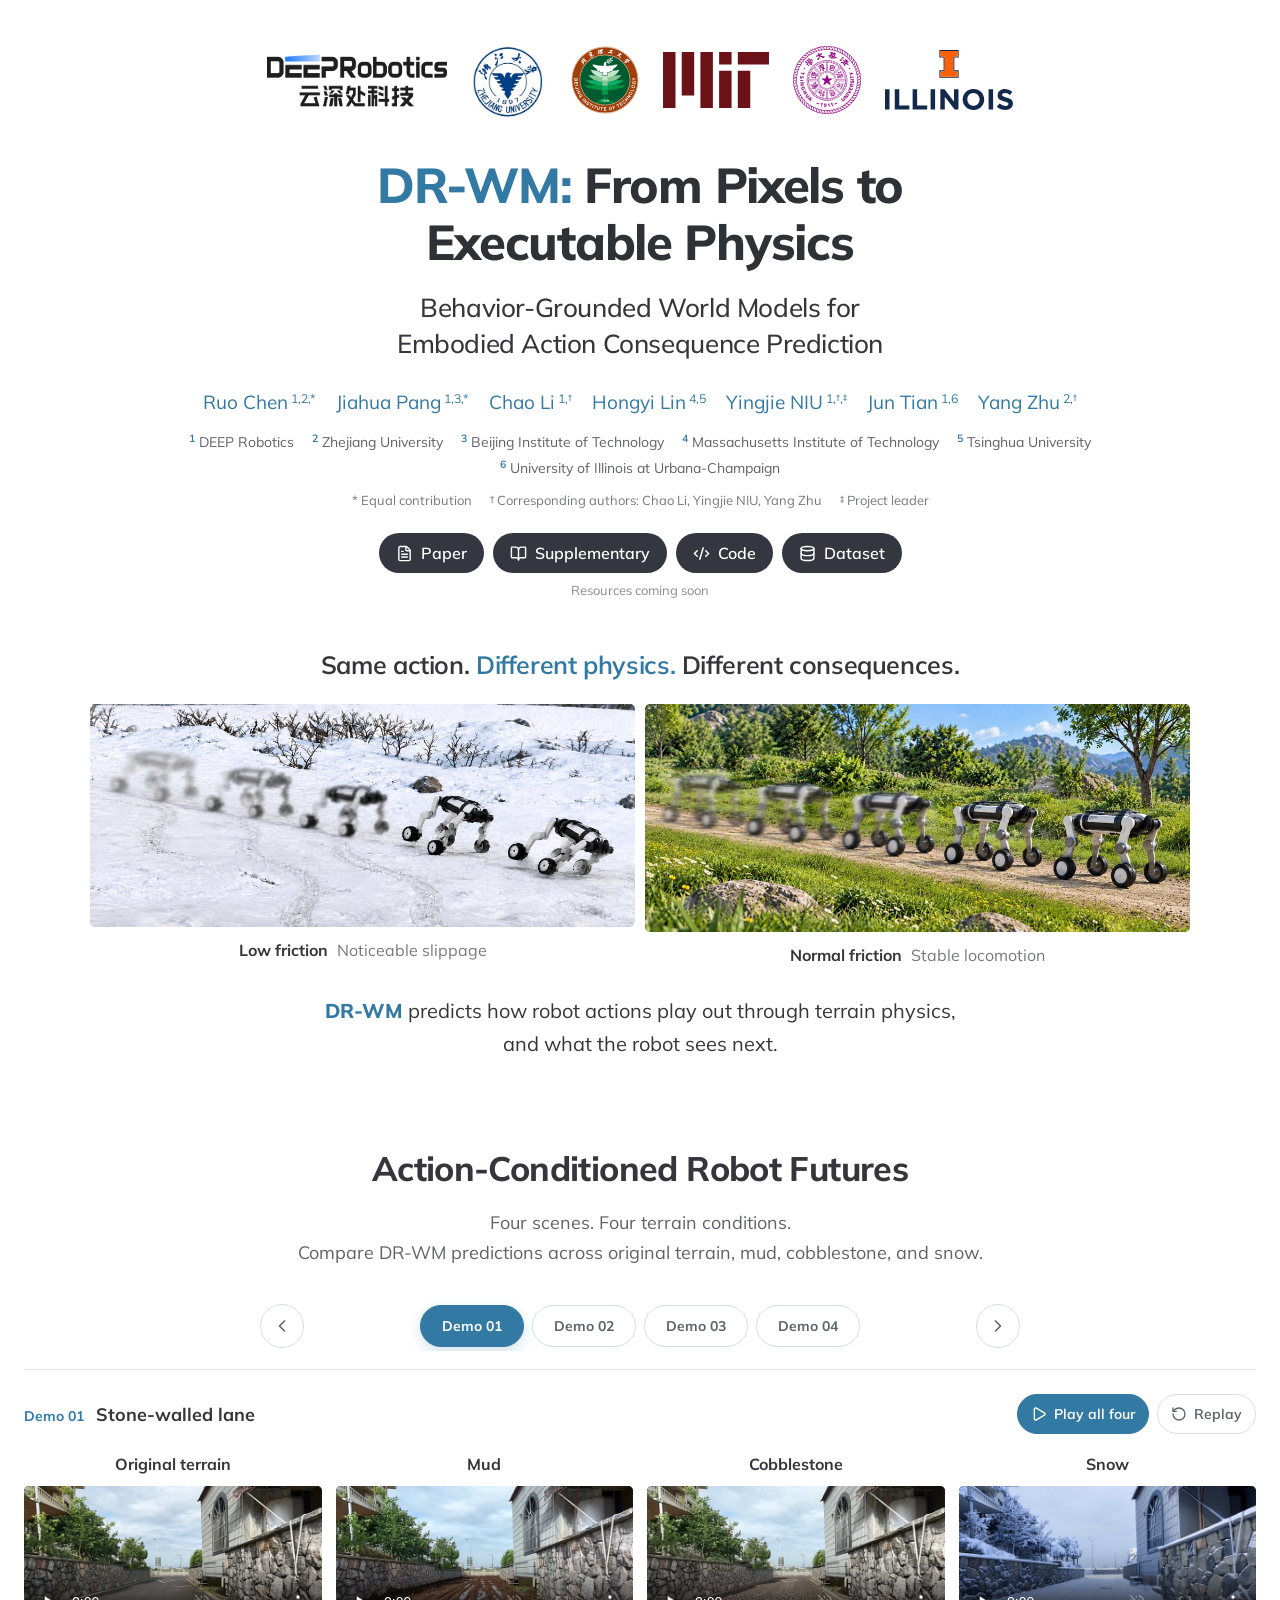
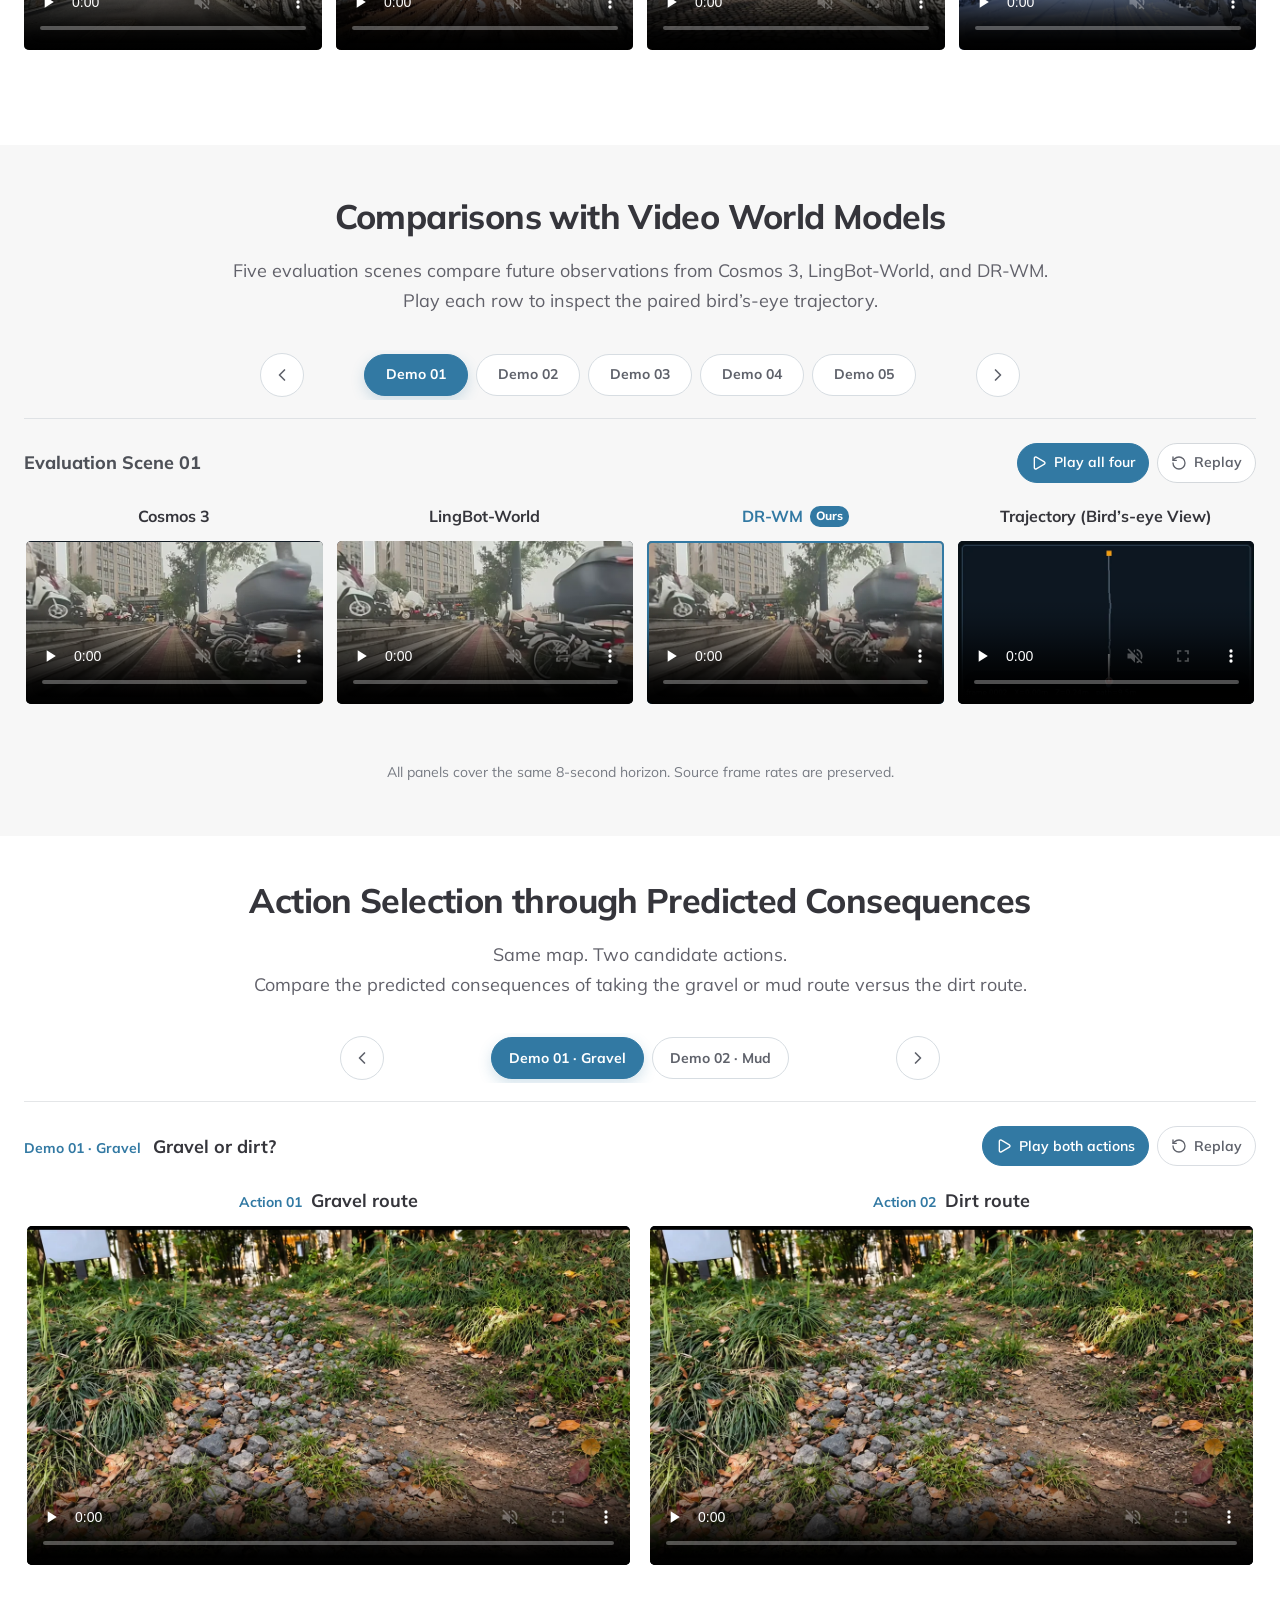
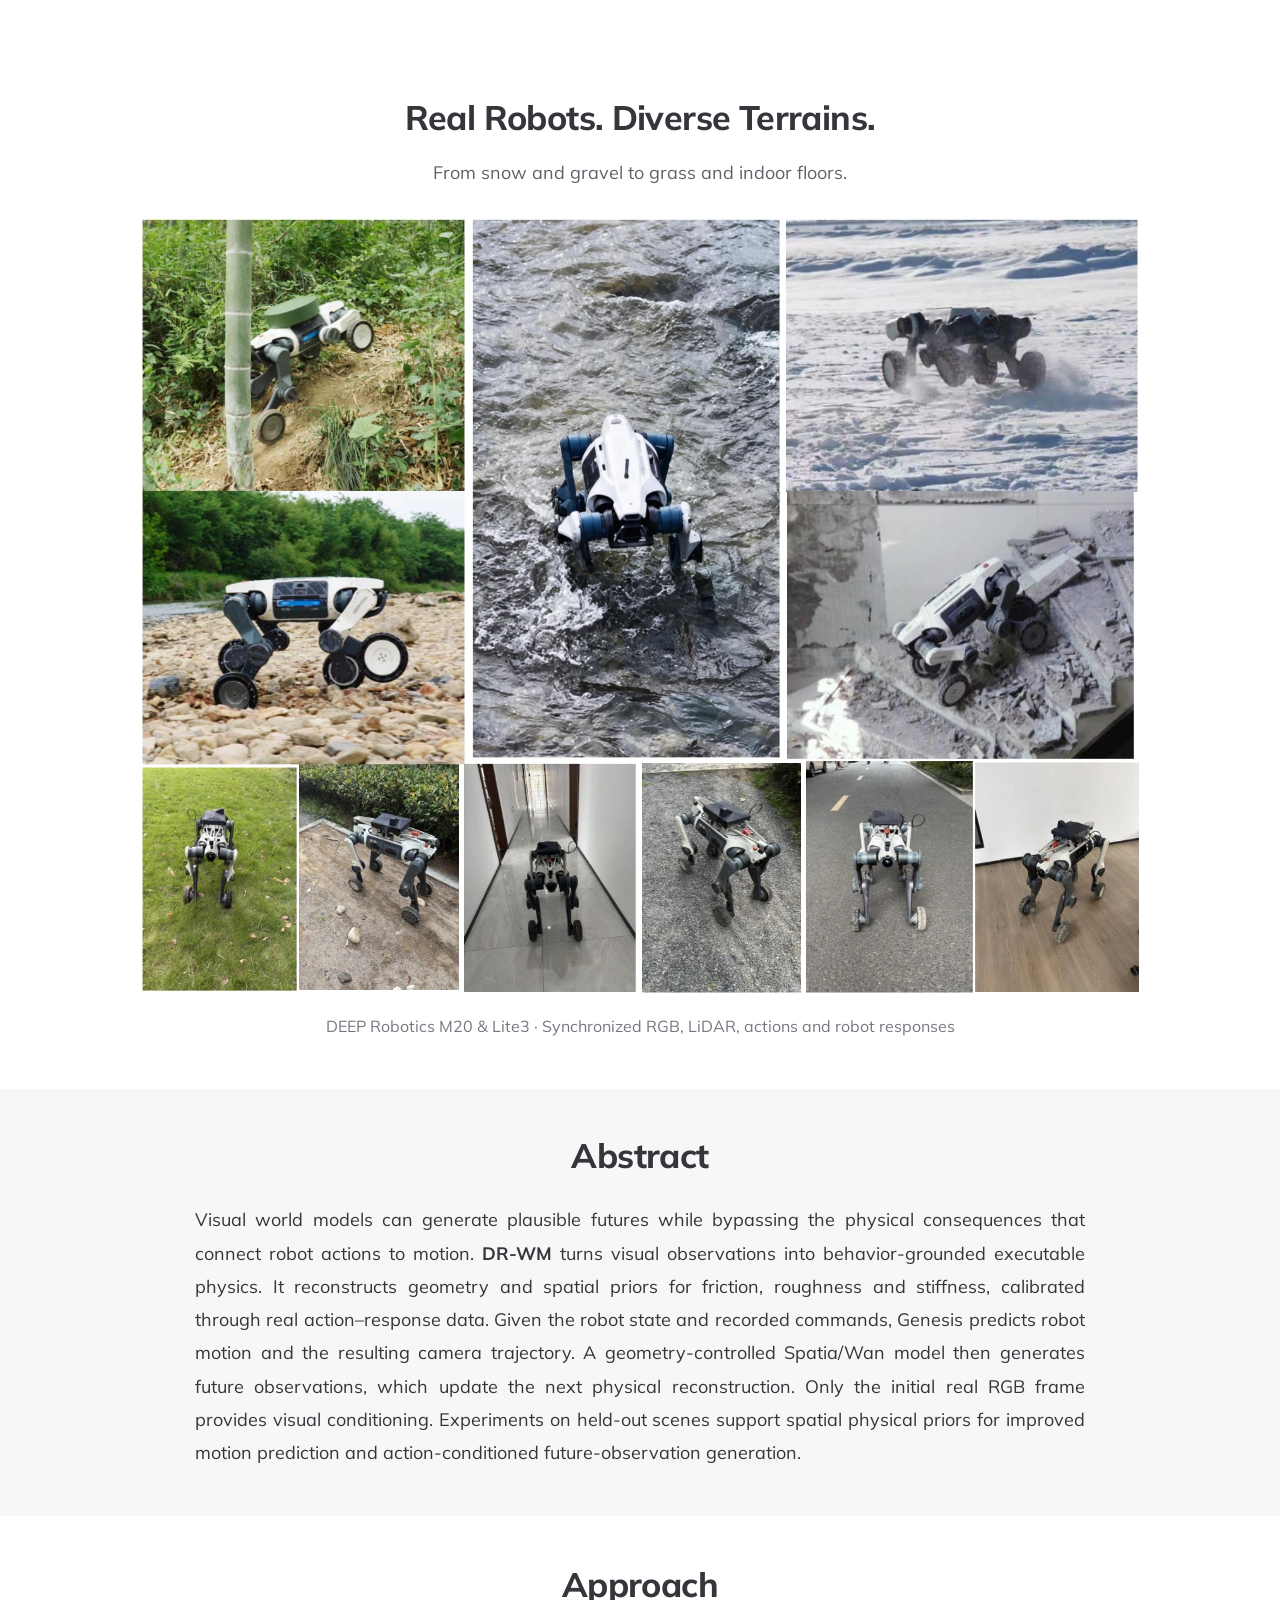
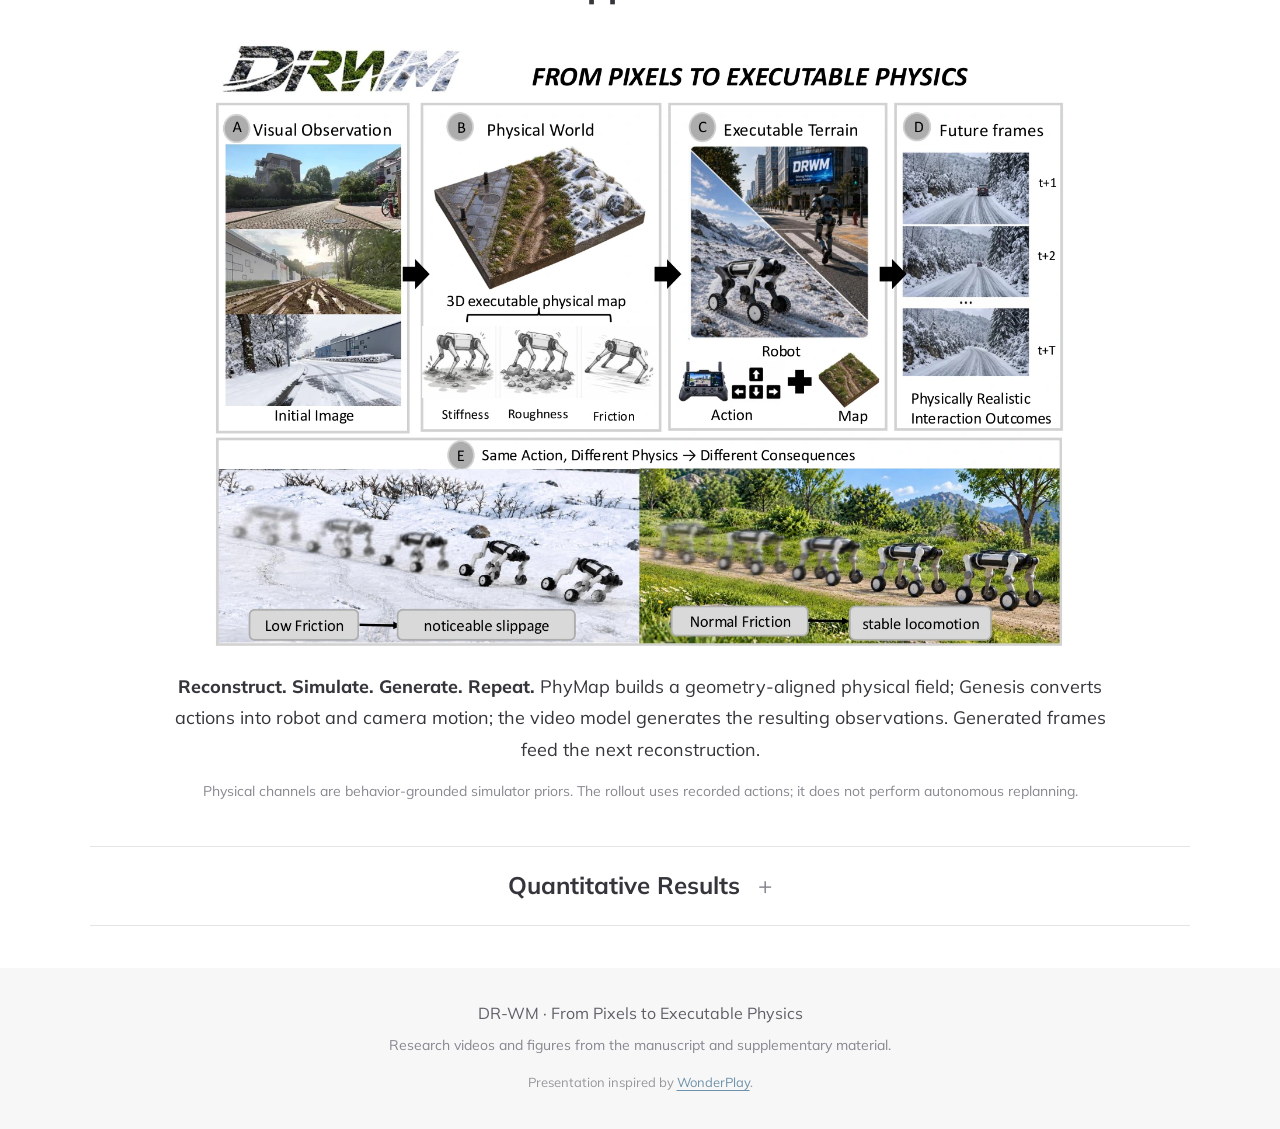
<file: dr-wm/index.html>
<!doctype html>
<html lang="en">
  <head>
    <meta charset="UTF-8" />
    <meta name="viewport" content="width=device-width, initial-scale=1.0" />
    <meta name="description" content="DR-WM turns visual observations into executable terrain physics, predicts the motion caused by robot actions, and generates the resulting future observations." />
    <meta name="theme-color" content="#ffffff" />
    <title>DR-WM — From Pixels to Executable Physics</title>
    <link rel="icon" href="./favicon.svg" type="image/svg+xml" />
    <script type="module" crossorigin src="./assets/index-1QOa310r.js"></script>
    <link rel="stylesheet" crossorigin href="./assets/index-DikC-JX6.css">
  </head>
  <body>
    <div id="root"></div>
    <noscript>This project page uses JavaScript for its interactive figure gallery. Please enable JavaScript to explore DR-WM.</noscript>
  </body>
</html>
</file>
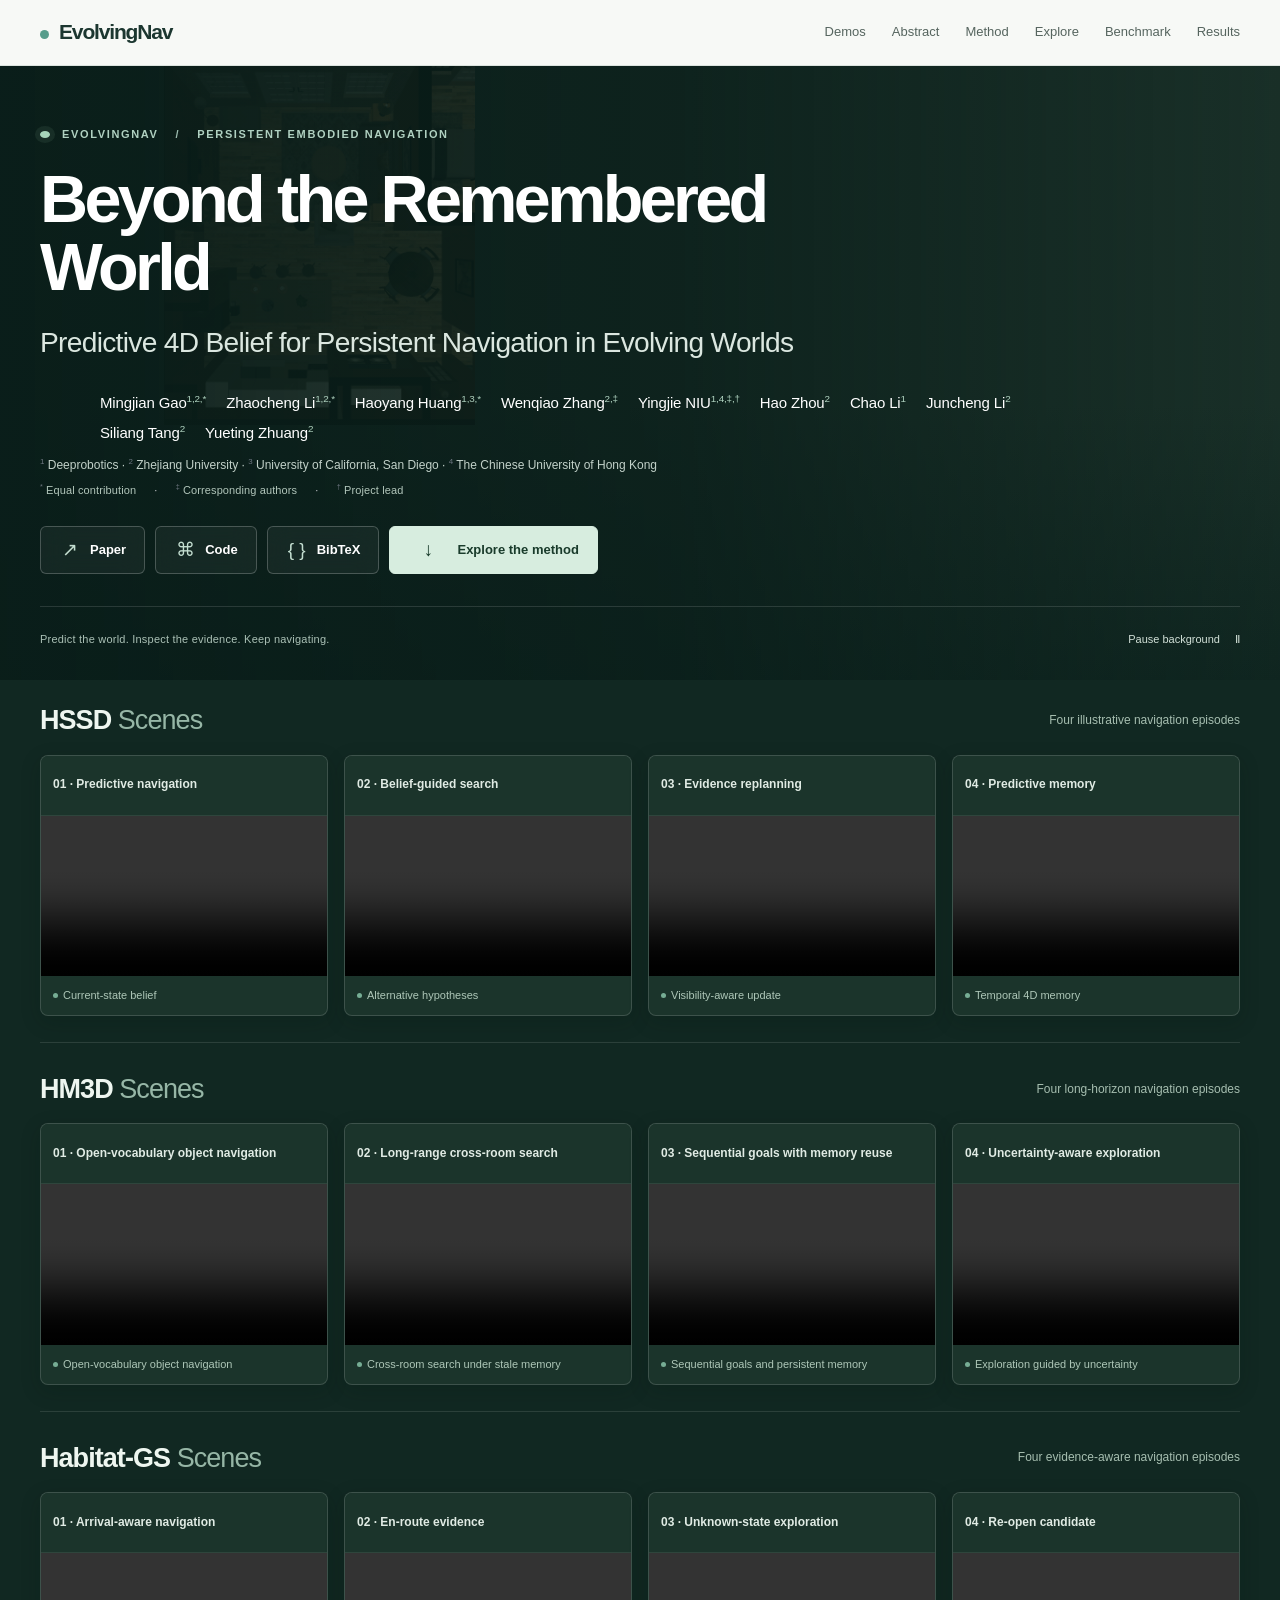
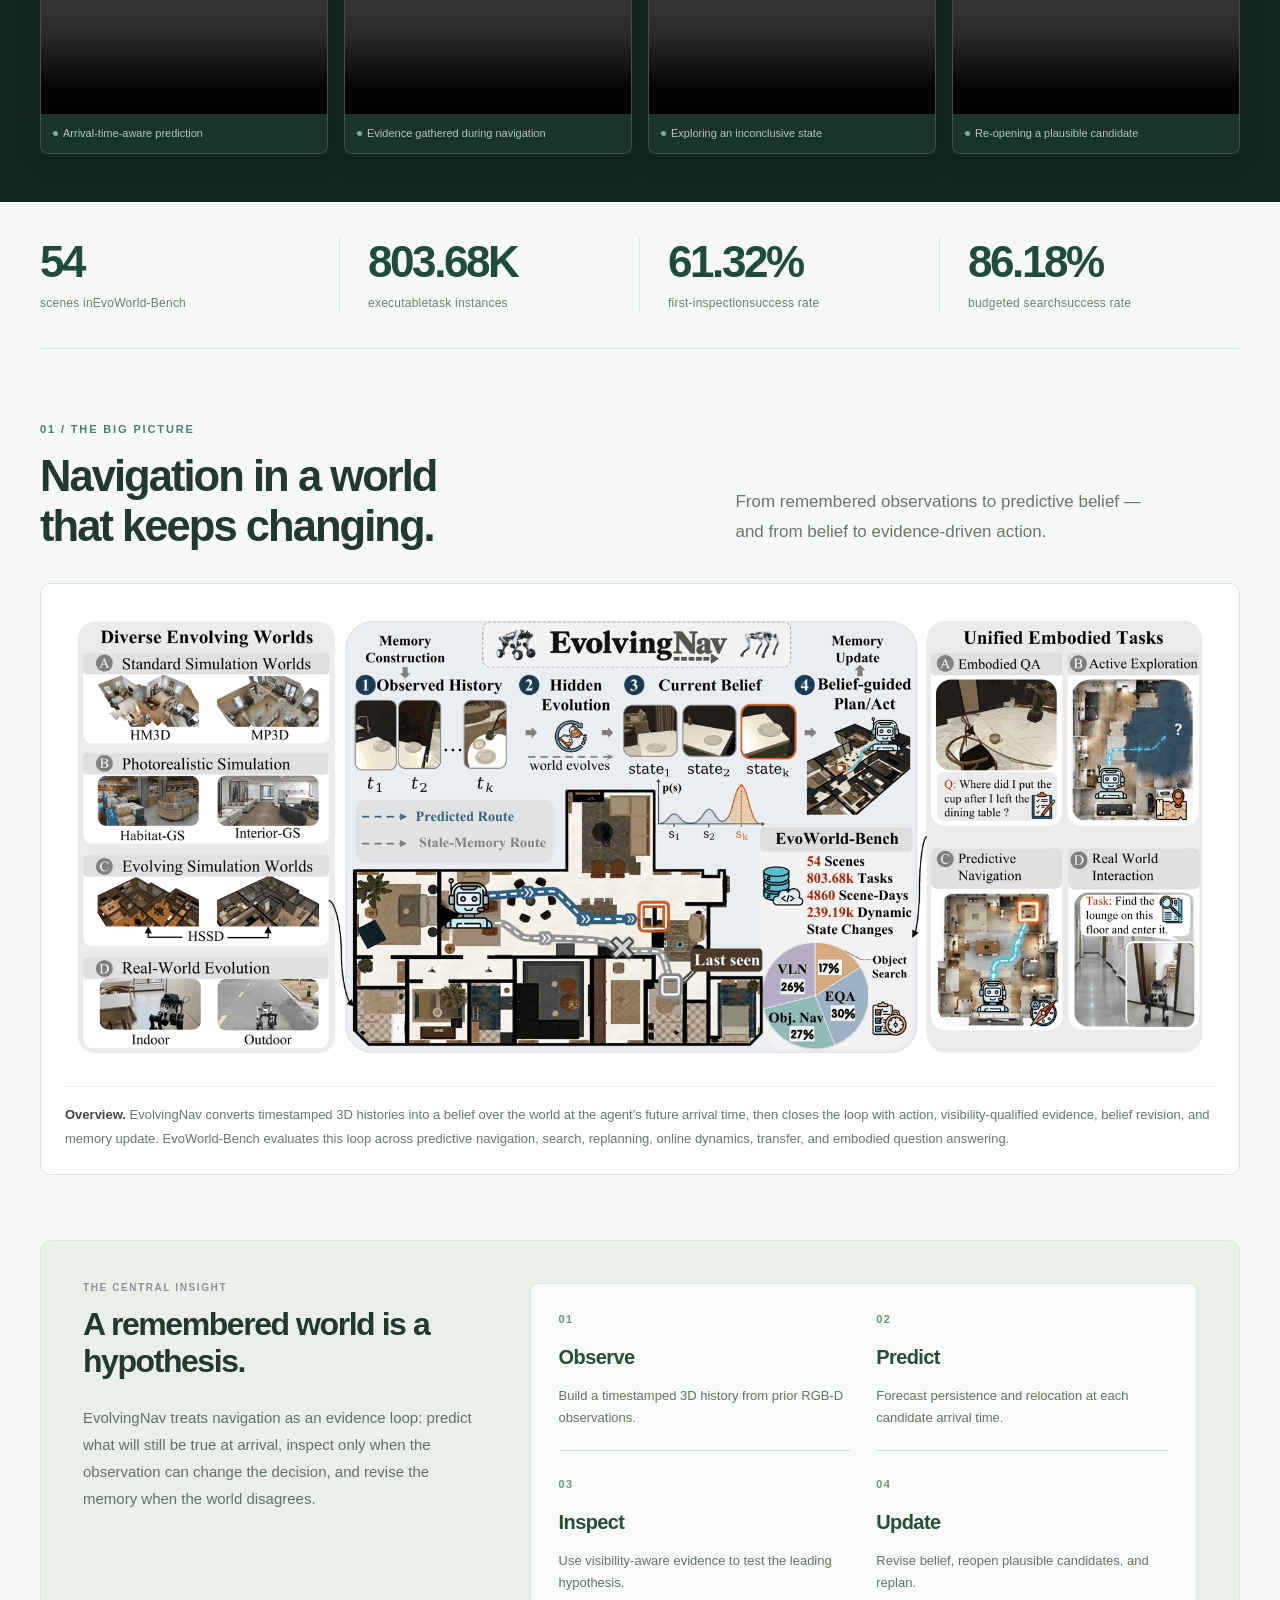
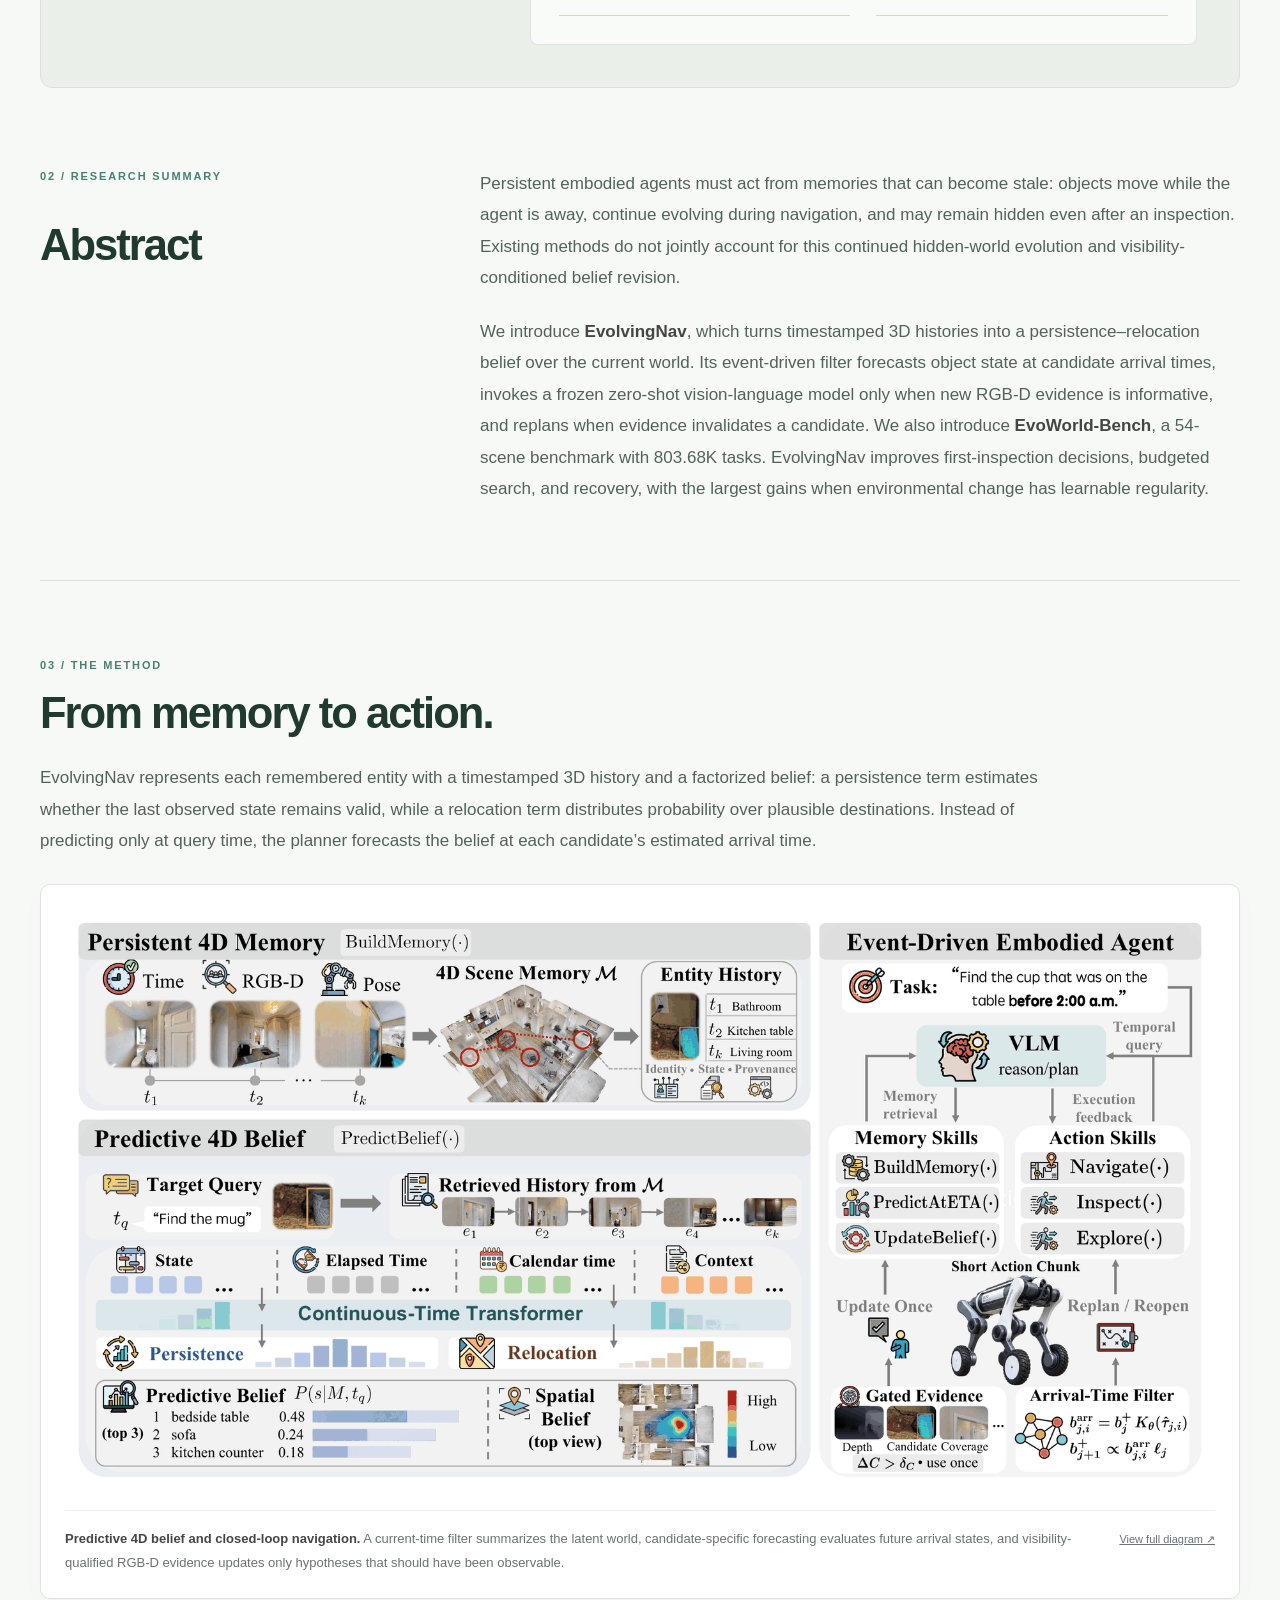
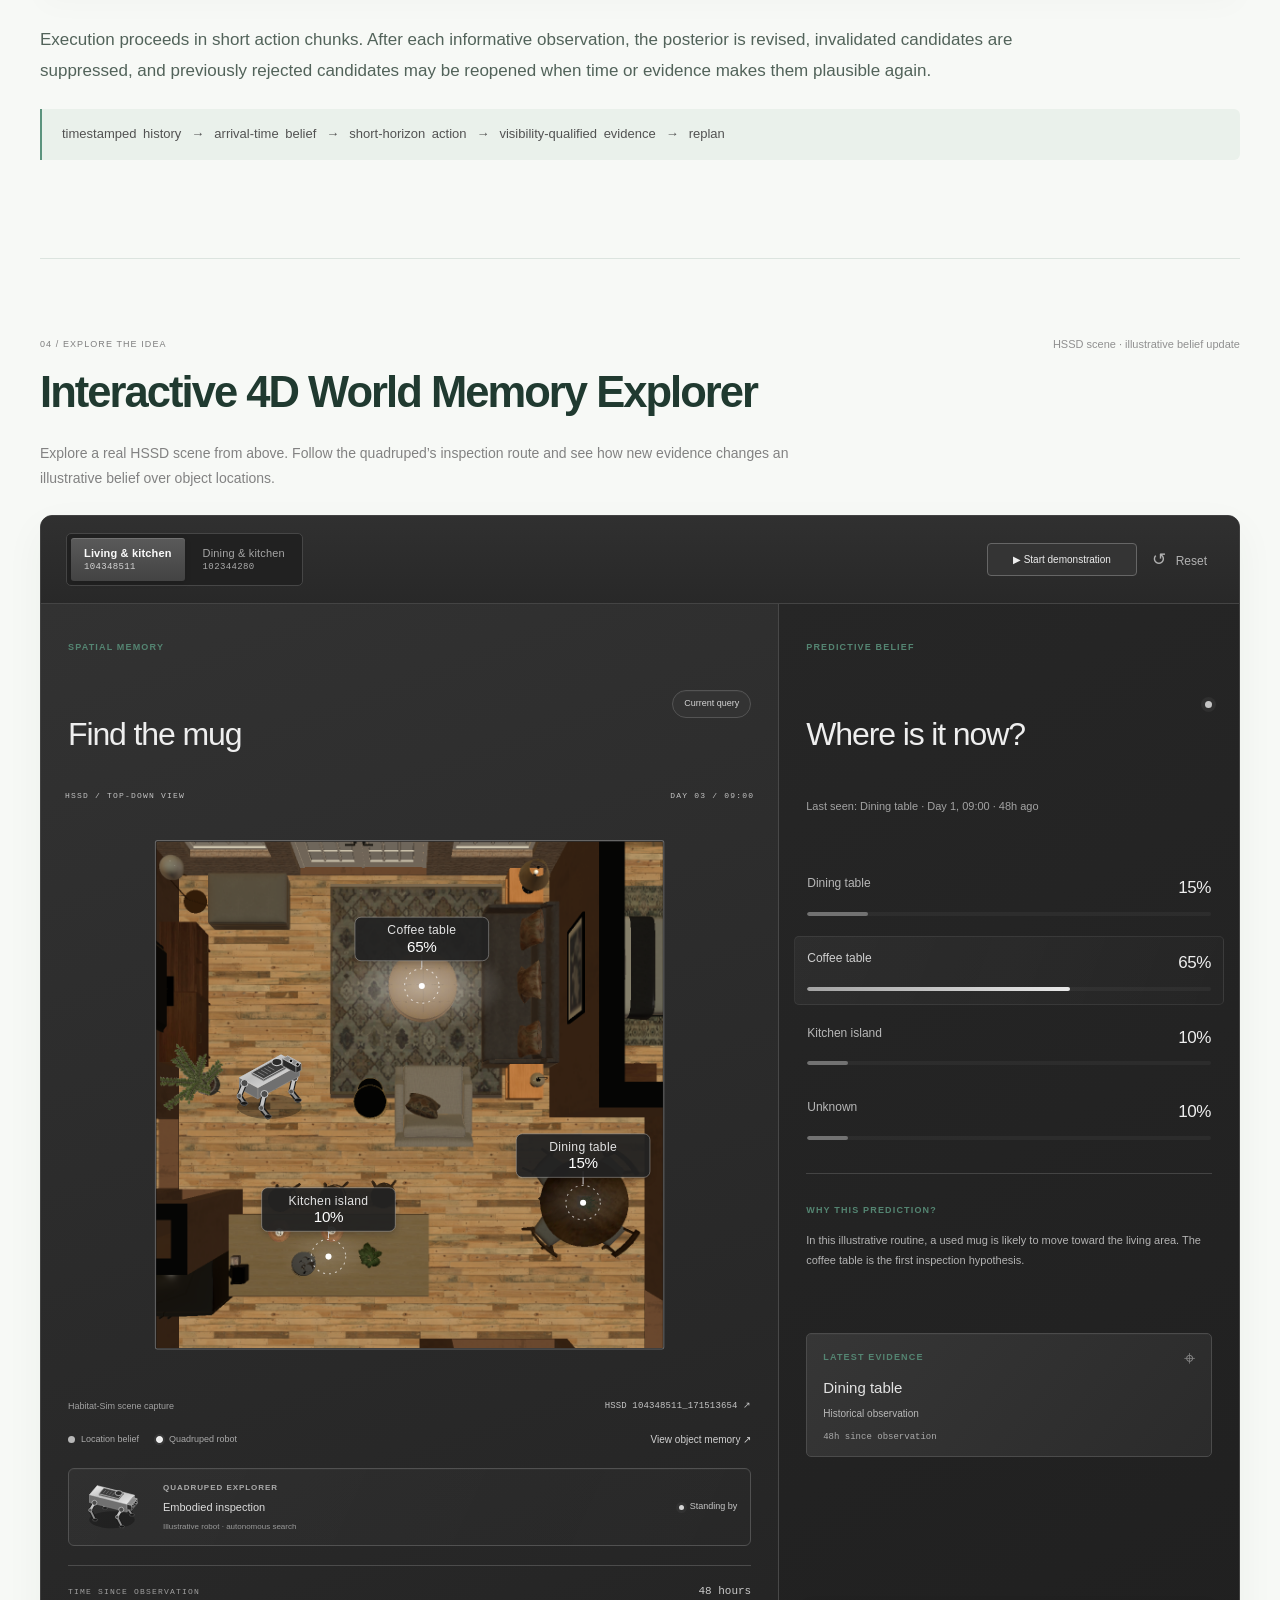
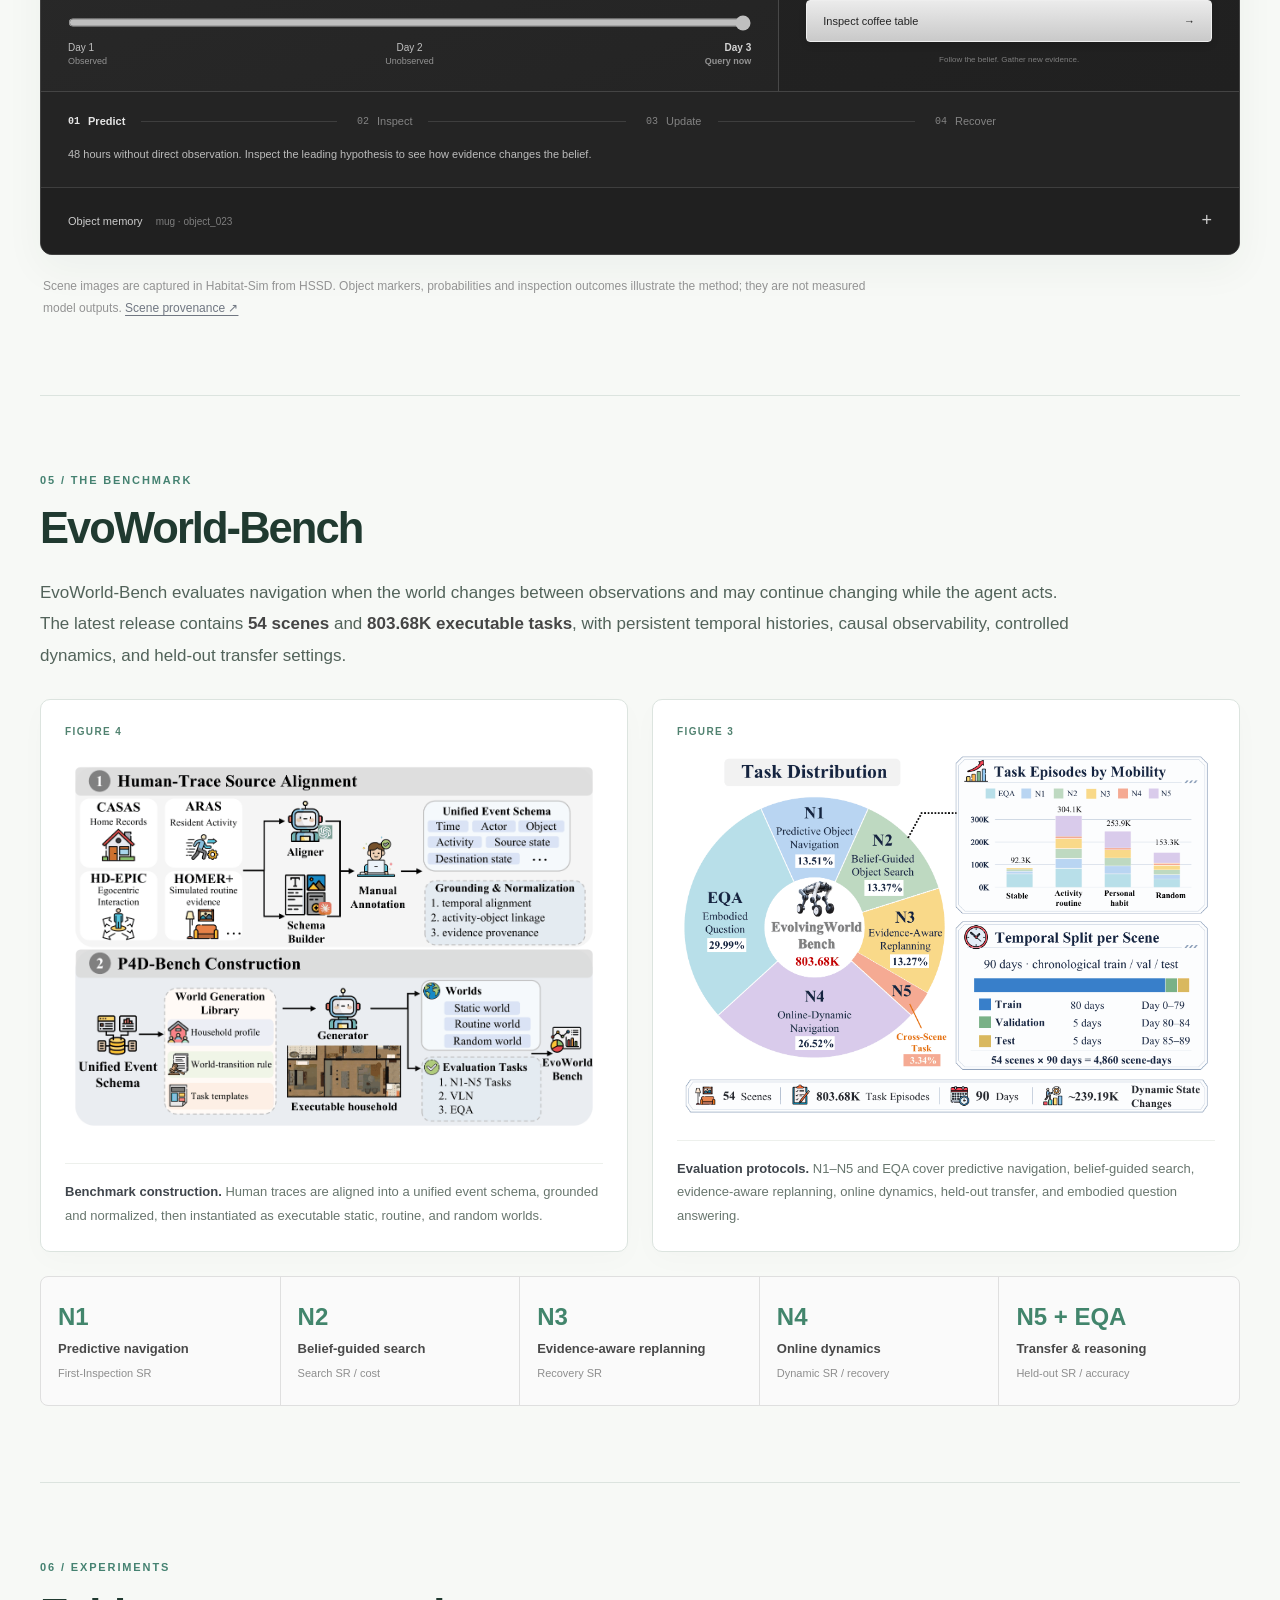
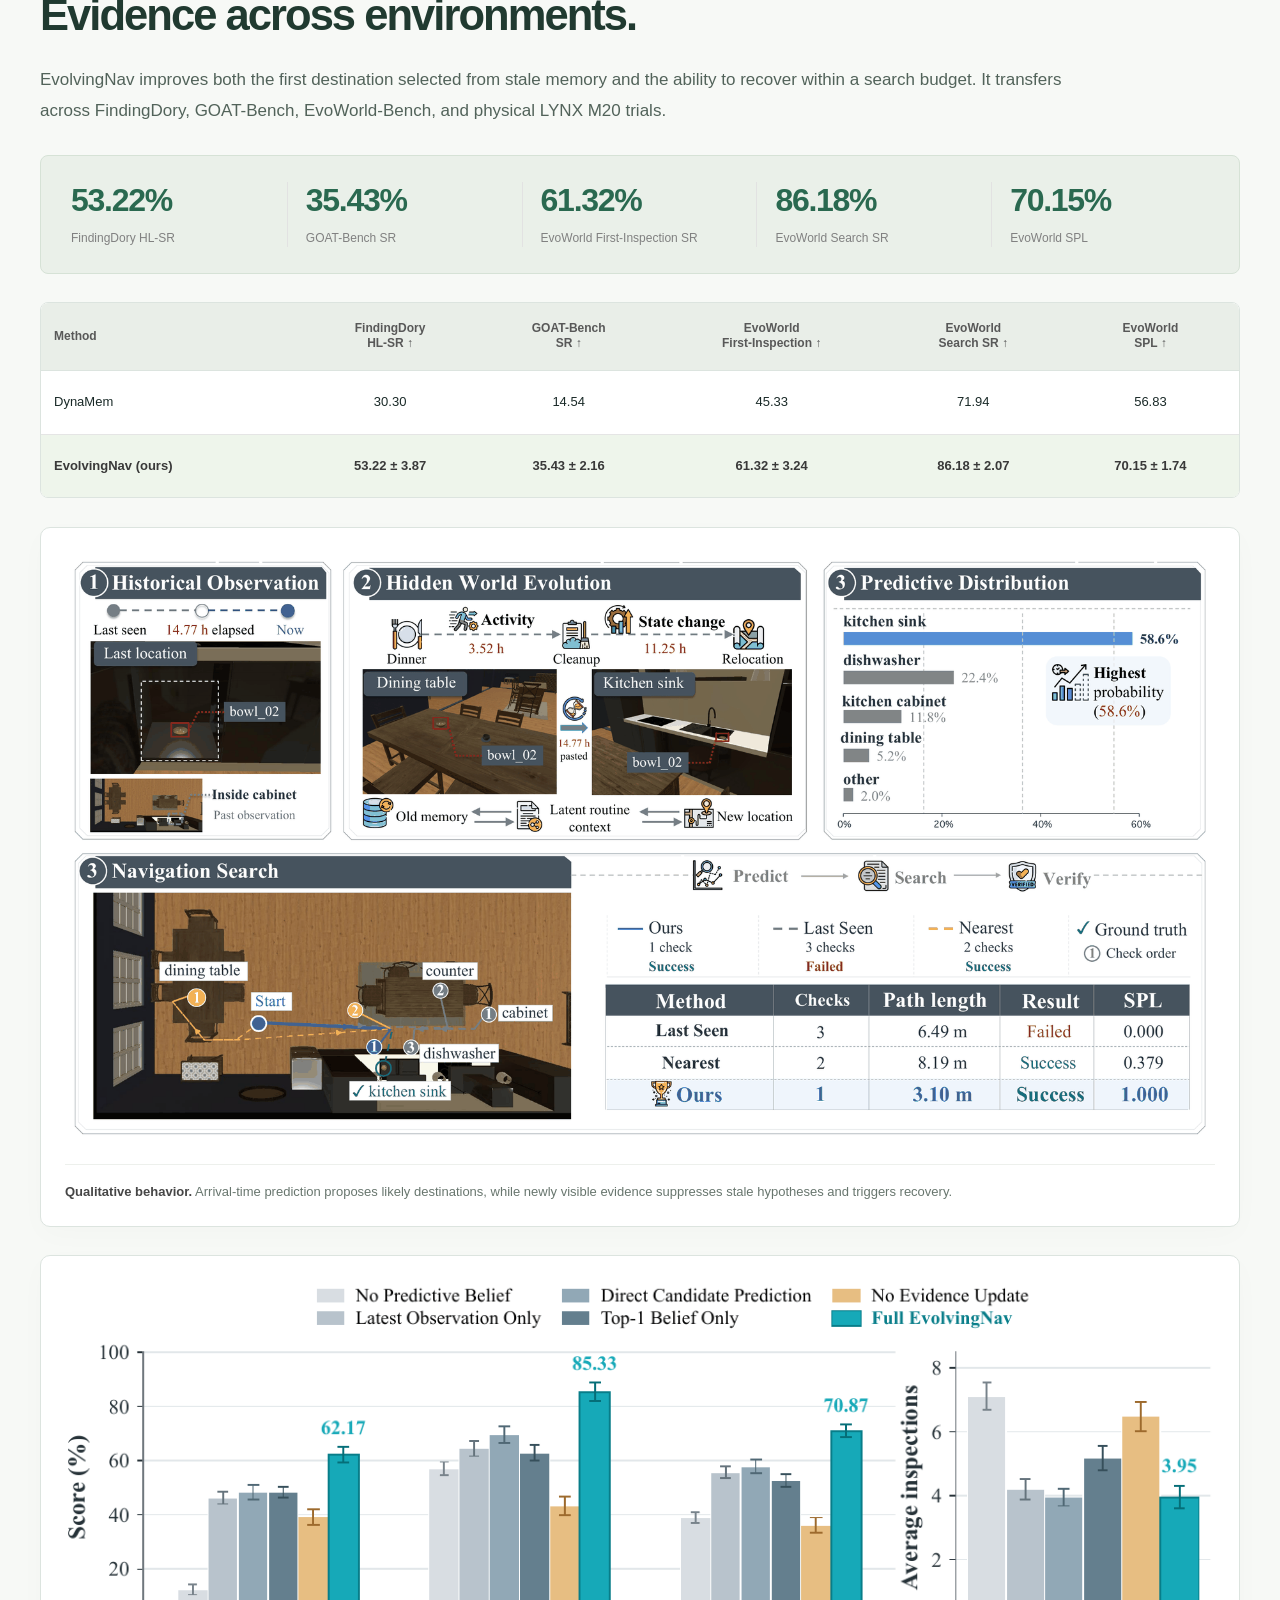
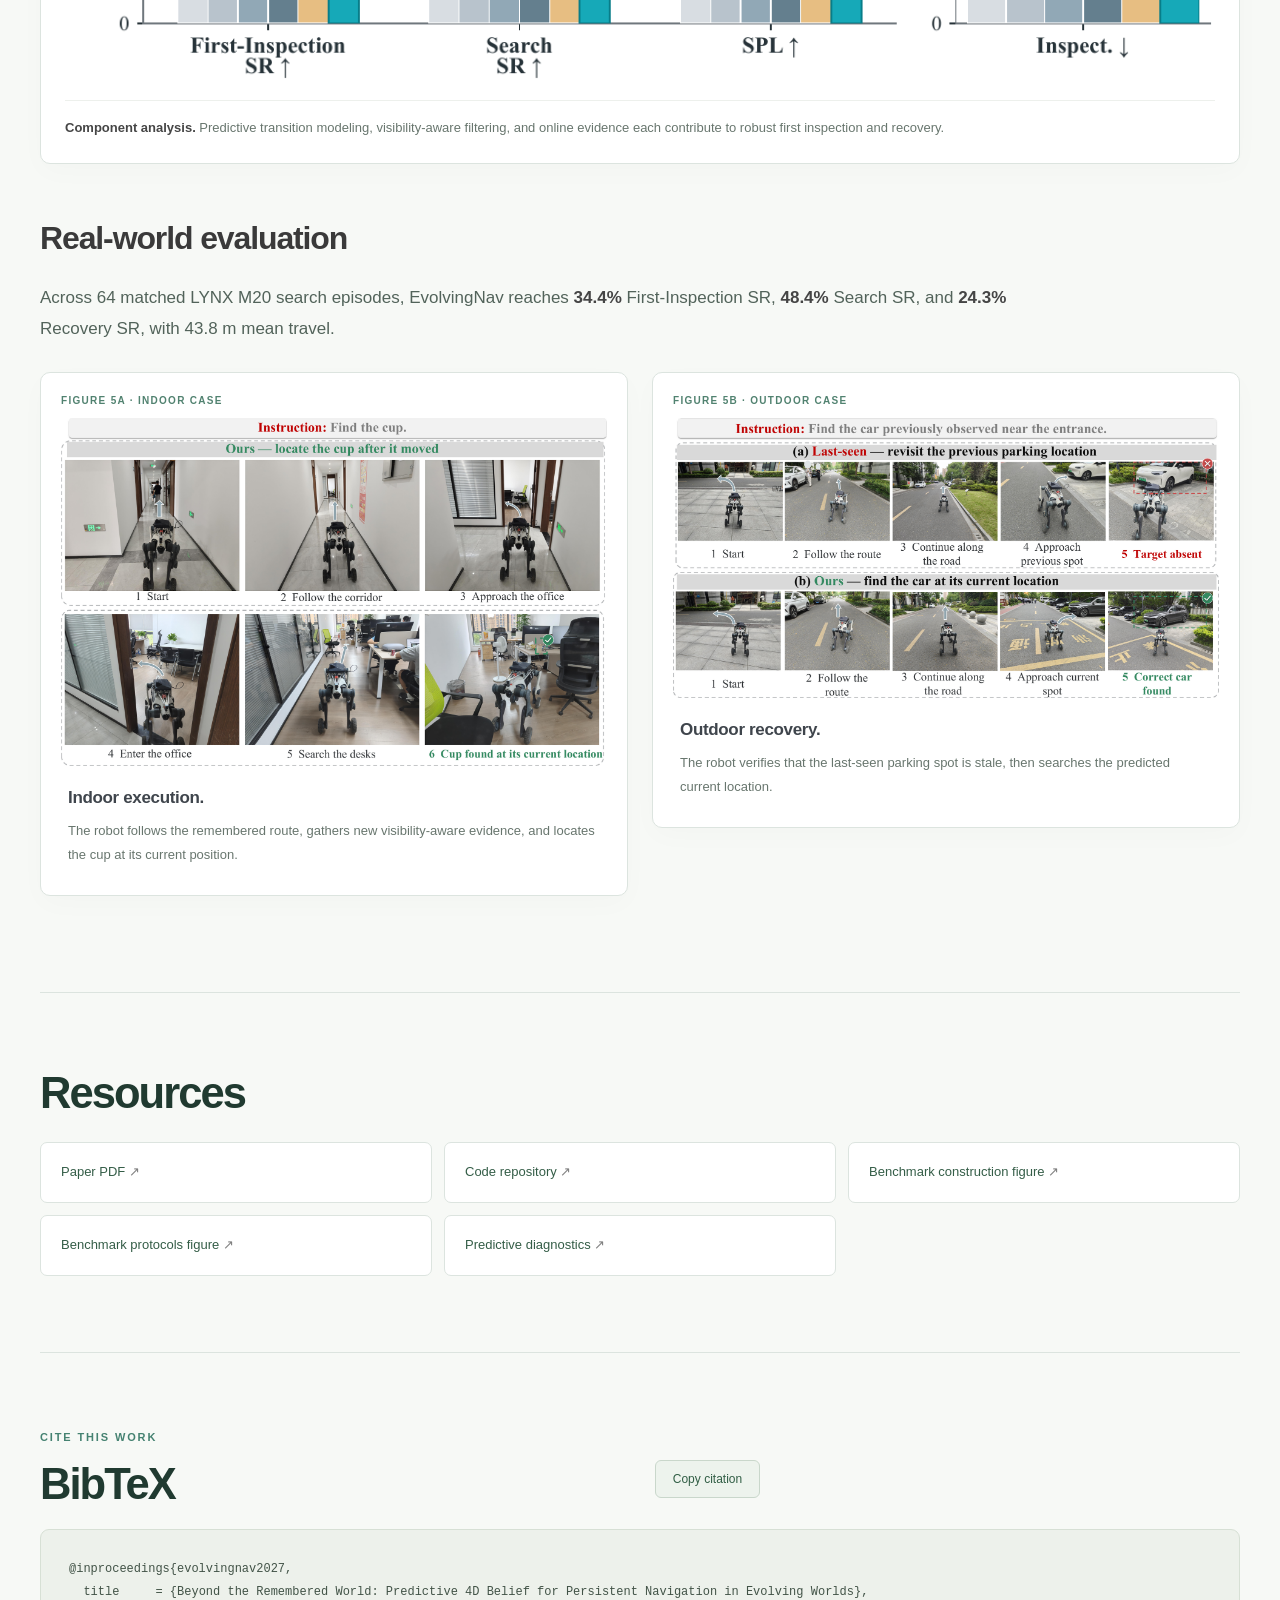
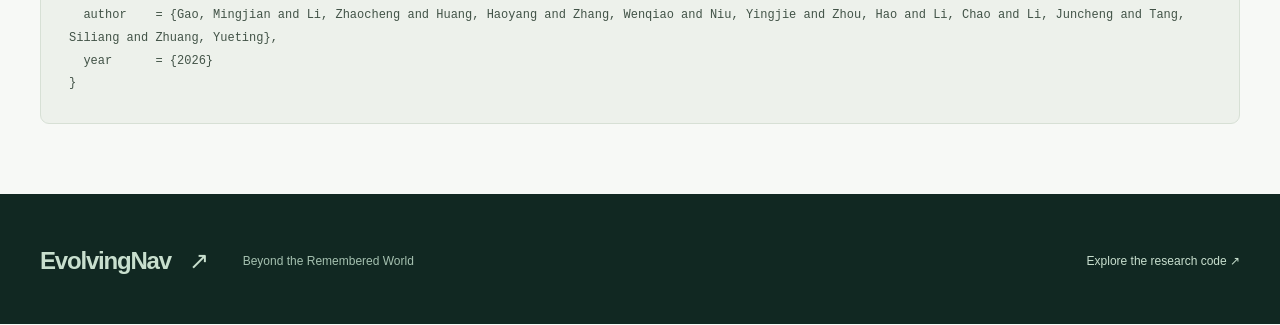
<file: evolving-nav/index.html>
<!doctype html>
<html lang="en">
<head>
  <meta charset="utf-8" />
  <meta name="viewport" content="width=device-width, initial-scale=1" />
  <meta name="description" content="Beyond the Remembered World: Predictive 4D Belief for Persistent Navigation in Evolving Worlds" />
  <title>Beyond the Remembered World | EvolvingNav</title>
  <link rel="stylesheet" href="academic.css" />
  <link rel="stylesheet" href="layout-fixes.css" />
  <link rel="stylesheet" href="world-explorer.css" />
  <link rel="stylesheet" href="site-design.css" />
  <link rel="stylesheet" href="site-polish.css" />
  <link rel="stylesheet" href="site-update.css?v=20260929" />
  <link rel="stylesheet" href="editorial.css?v=20261008d" />
  <script src="world-explorer.js" defer></script>
  <script src="editorial.js?v=20260930" defer></script>
</head>
<body>
  <div class="site-background" aria-hidden="true"><span class="background-orbit background-orbit-one"></span><span class="background-orbit background-orbit-two"></span><span class="background-crosses"></span></div>
  <header class="site-header">
    <div class="page-width header-inner">
      <a href="#top" class="site-name">EvolvingNav</a>
      <nav aria-label="Page navigation"><a href="#demos">Demos</a><a href="#abstract">Abstract</a><a href="#method">Method</a><a href="#explorer">Explore</a><a href="#benchmark">Benchmark</a><a href="#results">Results</a></nav>
    </div>
  </header>

  <main id="top" class="page-width">
    <section class="paper-heading">
      <div class="cinema-hero">
        <div class="hero-footage" aria-hidden="true">
          <video class="ambient-video" muted loop playsinline preload="metadata" tabindex="-1" poster="assets/explorer/hssd_104348511_topdown.png" src="https://raw.githubusercontent.com/fengnian123/DR-AgentOS/website-media/videos/HSSD/hssd_demo1_predictive_navigation.mp4"></video>
          <video class="ambient-video" muted loop playsinline preload="metadata" tabindex="-1" src="https://raw.githubusercontent.com/fengnian123/DR-AgentOS/website-media/videos/Habitat-GS/habitat_gs_demo1_arrival_aware.mp4"></video>
          <video class="ambient-video" muted loop playsinline preload="metadata" tabindex="-1" src="https://raw.githubusercontent.com/fengnian123/DR-AgentOS/website-media/videos/HM3D/hm3d_demo2_long_range_cross_room_search.mp4"></video>
          <video class="ambient-video" muted loop playsinline preload="metadata" tabindex="-1" src="https://raw.githubusercontent.com/fengnian123/DR-AgentOS/website-media/videos/Habitat-GS/habitat_gs_demo3_unknown_exploration.mp4"></video>
        </div>
        <div class="hero-content">
      <div class="paper-kicker"><span class="status-dot"></span> EVOLVINGNAV <span>/</span> PERSISTENT EMBODIED NAVIGATION</div>
      <h1 class="latest-paper-title"><span class="title-project">Beyond the Remembered World<span class="title-colon">:</span></span> <span class="title-description">Predictive 4D Belief for  Persistent Navigation in Evolving Worlds</span></h1>
      <div class="paper-authors" aria-label="Paper authors">
        <p class="author-line"><span>Mingjian Gao<sup>1,2,*</sup></span><span>Zhaocheng Li<sup>1,2,*</sup></span><span>Haoyang Huang<sup>1,3,*</sup></span><span>Wenqiao Zhang<sup>2,‡</sup></span><span>Yingjie NIU<sup>1,4,‡,†</sup></span><span>Hao Zhou<sup>2</sup></span><span>Chao Li<sup>1</sup></span><span>Juncheng Li<sup>2</sup></span><span>Siliang Tang<sup>2</sup></span><span>Yueting Zhuang<sup>2</sup></span></p>
        <p class="affiliation-line"><sup>1</sup> Deeprobotics · <sup>2</sup> Zhejiang University · <sup>3</sup> University of California, San Diego · <sup>4</sup> The Chinese University of Hong Kong</p>
        <p class="author-notes"><sup>*</sup> Equal contribution <span>·</span> <sup>‡</sup> Corresponding authors <span>·</span> <sup>†</sup> Project lead</p>
      </div>
      <div class="paper-links" aria-label="Project resources">
        <a href="https://arxiv.org/pdf/2609.39166" target="_blank" rel="noreferrer" class="resource-button"><span class="button-symbol">↗</span><span class="button-copy"><strong>Paper</strong><small>Read the manuscript</small></span></a>
        <a href="https://github.com/ZJU4EmbodiedAI/EvolvingNav/tree/main/code" target="_blank" rel="noreferrer" class="resource-button"><span class="button-symbol">⌘</span><span class="button-copy"><strong>Code</strong><small>Browse the code</small></span></a>
        <a href="#bibtex" class="resource-button"><span class="button-symbol">{ }</span><span class="button-copy"><strong>BibTeX</strong><small>Citation entry</small></span></a>
        <a href="#explorer" class="resource-button explore-link"><span class="button-symbol">↓</span><span class="button-copy"><strong>Explore the method</strong><small>Interactive illustration</small></span></a>
      </div>
        </div>
        <div class="hero-bottom"><span>Predict the world. Inspect the evidence. Keep navigating.</span><button id="motion-toggle" type="button" aria-pressed="false">Pause background <span aria-hidden="true">Ⅱ</span></button></div>
      </div>
      <div class="demo-gallery" id="demos">
      <section class="hssd-demo-strip" aria-labelledby="hssd-scenes-title">
        <div class="hssd-demo-heading"><h2 id="hssd-scenes-title">HSSD <span>Scenes</span></h2><span class="hssd-demo-note">Four illustrative navigation episodes</span></div>
        <div class="hssd-video-grid">
          <figure class="hssd-video-card"><div class="hssd-video-label">01 · Predictive navigation</div><div class="hssd-video-frame"><video src="https://raw.githubusercontent.com/fengnian123/DR-AgentOS/website-media/videos/HSSD/hssd_demo1_predictive_navigation.mp4" autoplay muted loop playsinline controls preload="metadata"></video></div><figcaption>Current-state belief</figcaption></figure>
          <figure class="hssd-video-card"><div class="hssd-video-label">02 · Belief-guided search</div><div class="hssd-video-frame"><video src="https://raw.githubusercontent.com/fengnian123/DR-AgentOS/website-media/videos/HSSD/hssd_demo2_belief_search.mp4" autoplay muted loop playsinline controls preload="metadata"></video></div><figcaption>Alternative hypotheses</figcaption></figure>
          <figure class="hssd-video-card"><div class="hssd-video-label">03 · Evidence replanning</div><div class="hssd-video-frame"><video src="https://raw.githubusercontent.com/fengnian123/DR-AgentOS/website-media/videos/HSSD/hssd_demo3_evidence_replanning.mp4" autoplay muted loop playsinline controls preload="metadata"></video></div><figcaption>Visibility-aware update</figcaption></figure>
          <figure class="hssd-video-card"><div class="hssd-video-label">04 · Predictive memory</div><div class="hssd-video-frame"><video src="https://raw.githubusercontent.com/fengnian123/DR-AgentOS/website-media/videos/HSSD/hssd_demo4_predictive_memory.mp4" autoplay muted loop playsinline controls preload="metadata"></video></div><figcaption>Temporal 4D memory</figcaption></figure>
        </div>
      </section>

      <section class="hssd-demo-strip" aria-labelledby="hm3d-scenes-title">
        <div class="hssd-demo-heading"><h2 id="hm3d-scenes-title">HM3D <span>Scenes</span></h2><span class="hssd-demo-note">Four long-horizon navigation episodes</span></div>
        <div class="hssd-video-grid">
          <figure class="hssd-video-card"><div class="hssd-video-label">01 · Open-vocabulary object navigation</div><div class="hssd-video-frame"><video src="https://raw.githubusercontent.com/fengnian123/DR-AgentOS/website-media/videos/HM3D/hm3d_demo1_open_vocabulary_objectnav.mp4" autoplay muted loop playsinline controls preload="metadata"></video></div><figcaption>Open-vocabulary object navigation</figcaption></figure>
          <figure class="hssd-video-card"><div class="hssd-video-label">02 · Long-range cross-room search</div><div class="hssd-video-frame"><video src="https://raw.githubusercontent.com/fengnian123/DR-AgentOS/website-media/videos/HM3D/hm3d_demo2_long_range_cross_room_search.mp4" autoplay muted loop playsinline controls preload="metadata"></video></div><figcaption>Cross-room search under stale memory</figcaption></figure>
          <figure class="hssd-video-card"><div class="hssd-video-label">03 · Sequential goals with memory reuse</div><div class="hssd-video-frame"><video src="https://raw.githubusercontent.com/fengnian123/DR-AgentOS/website-media/videos/HM3D/hm3d_demo3_sequential_goal_memory_reuse.mp4" autoplay muted loop playsinline controls preload="metadata"></video></div><figcaption>Sequential goals and persistent memory</figcaption></figure>
          <figure class="hssd-video-card"><div class="hssd-video-label">04 · Uncertainty-aware exploration</div><div class="hssd-video-frame"><video src="https://raw.githubusercontent.com/fengnian123/DR-AgentOS/website-media/videos/HM3D/hm3d_demo4_uncertainty_aware_exploration.mp4" autoplay muted loop playsinline controls preload="metadata"></video></div><figcaption>Exploration guided by uncertainty</figcaption></figure>
        </div>
      </section>

      <section class="hssd-demo-strip" aria-labelledby="habitat-scenes-title">
        <div class="hssd-demo-heading"><h2 id="habitat-scenes-title">Habitat-GS <span>Scenes</span></h2><span class="hssd-demo-note">Four evidence-aware navigation episodes</span></div>
        <div class="hssd-video-grid">
          <figure class="hssd-video-card"><div class="hssd-video-label">01 · Arrival-aware navigation</div><div class="hssd-video-frame"><video src="https://raw.githubusercontent.com/fengnian123/DR-AgentOS/website-media/videos/Habitat-GS/habitat_gs_demo1_arrival_aware.mp4" autoplay muted loop playsinline controls preload="metadata"></video></div><figcaption>Arrival-time-aware prediction</figcaption></figure>
          <figure class="hssd-video-card"><div class="hssd-video-label">02 · En-route evidence</div><div class="hssd-video-frame"><video src="https://raw.githubusercontent.com/fengnian123/DR-AgentOS/website-media/videos/Habitat-GS/habitat_gs_demo2_enroute_evidence.mp4" autoplay muted loop playsinline controls preload="metadata"></video></div><figcaption>Evidence gathered during navigation</figcaption></figure>
          <figure class="hssd-video-card"><div class="hssd-video-label">03 · Unknown-state exploration</div><div class="hssd-video-frame"><video src="https://raw.githubusercontent.com/fengnian123/DR-AgentOS/website-media/videos/Habitat-GS/habitat_gs_demo3_unknown_exploration.mp4" autoplay muted loop playsinline controls preload="metadata"></video></div><figcaption>Exploring an inconclusive state</figcaption></figure>
          <figure class="hssd-video-card"><div class="hssd-video-label">04 · Re-open candidate</div><div class="hssd-video-frame"><video src="https://raw.githubusercontent.com/fengnian123/DR-AgentOS/website-media/videos/Habitat-GS/habitat_gs_demo4_reopen_candidate.mp4" autoplay muted loop playsinline controls preload="metadata"></video></div><figcaption>Re-opening a plausible candidate</figcaption></figure>
        </div>
      </section>
      </div>
      <div class="paper-highlights" aria-label="Paper highlights">
        <div><strong>54</strong><span>scenes in<br />EvoWorld-Bench</span></div>
        <div><strong>803.68K</strong><span>executable<br />task instances</span></div>
        <div><strong>61.32%</strong><span>first-inspection<br />success rate</span></div>
        <div><strong>86.18%</strong><span>budgeted search<br />success rate</span></div>
      </div>
    </section>

    <div class="overview-heading"><span class="section-kicker">01 / THE BIG PICTURE</span><h2>Navigation in a world<br />that keeps changing.</h2><p>From remembered observations to predictive belief — and from belief to evidence-driven action.</p></div>
    <figure class="main-figure">
      <img src="figures/overview_web_latest.png" alt="Overview of EvolvingNav, predictive 4D belief, EvoWorld-Bench, and persistent navigation tasks" width="1800" height="718" />
      <figcaption><b>Overview.</b> EvolvingNav converts timestamped 3D histories into a belief over the world at the agent’s future arrival time, then closes the loop with action, visibility-qualified evidence, belief revision, and memory update. EvoWorld-Bench evaluates this loop across predictive navigation, search, replanning, online dynamics, transfer, and embodied question answering.</figcaption>
    </figure>

    <section class="core-loop" aria-labelledby="core-loop-title">
      <div class="core-loop-intro"><span class="section-kicker">THE CENTRAL INSIGHT</span><h2 id="core-loop-title">A remembered world is a hypothesis.</h2><p>EvolvingNav treats navigation as an evidence loop: predict what will still be true at arrival, inspect only when the observation can change the decision, and revise the memory when the world disagrees.</p></div>
      <div class="core-loop-grid">
        <article><span class="loop-index">01</span><h3>Observe</h3><p>Build a timestamped 3D history from prior RGB-D observations.</p></article>
        <article><span class="loop-index">02</span><h3>Predict</h3><p>Forecast persistence and relocation at each candidate arrival time.</p></article>
        <article><span class="loop-index">03</span><h3>Inspect</h3><p>Use visibility-aware evidence to test the leading hypothesis.</p></article>
        <article><span class="loop-index">04</span><h3>Update</h3><p>Revise belief, reopen plausible candidates, and replan.</p></article>
      </div>
    </section>

    <section id="abstract" class="paper-section abstract-section">
      <span class="section-kicker">02 / RESEARCH SUMMARY</span><h2>Abstract</h2>
      <p>Persistent embodied agents must act from memories that can become stale: objects move while the agent is away, continue evolving during navigation, and may remain hidden even after an inspection. Existing methods do not jointly account for this continued hidden-world evolution and visibility-conditioned belief revision.</p>
      <p>We introduce <b>EvolvingNav</b>, which turns timestamped 3D histories into a persistence–relocation belief over the current world. Its event-driven filter forecasts object state at candidate arrival times, invokes a frozen zero-shot vision-language model only when new RGB-D evidence is informative, and replans when evidence invalidates a candidate. We also introduce <b>EvoWorld-Bench</b>, a 54-scene benchmark with 803.68K tasks. EvolvingNav improves first-inspection decisions, budgeted search, and recovery, with the largest gains when environmental change has learnable regularity.</p>
    </section>

    <section id="method" class="paper-section">
      <span class="section-kicker">03 / THE METHOD</span><h2>From memory to action.</h2>
      <p>EvolvingNav represents each remembered entity with a timestamped 3D history and a factorized belief: a persistence term estimates whether the last observed state remains valid, while a relocation term distributes probability over plausible destinations. Instead of predicting only at query time, the planner forecasts the belief at each candidate’s estimated arrival time.</p>
      <figure class="paper-figure full latest-method-figure"><a class="figure-open" href="figures/method.pdf" target="_blank" rel="noreferrer" aria-label="Open the complete EvolvingNav method figure"><img src="figures/method_web_latest.png" alt="EvolvingNav pipeline from temporal 3D memory to arrival-time belief, inspection, and evidence-conditioned replanning" loading="lazy" width="1800" height="909" /></a><figcaption><div><b>Predictive 4D belief and closed-loop navigation.</b> A current-time filter summarizes the latent world, candidate-specific forecasting evaluates future arrival states, and visibility-qualified RGB-D evidence updates only hypotheses that should have been observable.</div><a href="figures/method.pdf" target="_blank" rel="noreferrer">View full diagram ↗</a></figcaption></figure>
      <p>Execution proceeds in short action chunks. After each informative observation, the posterior is revised, invalidated candidates are suppressed, and previously rejected candidates may be reopened when time or evidence makes them plausible again.</p>
      <p class="equation-note"><span>timestamped history</span> → <span>arrival-time belief</span> → <span>short-horizon action</span> → <span>visibility-qualified evidence</span> → <span>replan</span></p>
    </section>

    <section id="explorer" class="paper-section explorer-section" aria-labelledby="explorer-title">
      <div class="ex-intro"><span class="ex-eyebrow">04 / EXPLORE THE IDEA</span><span class="ex-demo-label">HSSD scene · illustrative belief update</span></div>
      <h2 id="explorer-title">Interactive 4D World Memory Explorer</h2>
      <p class="ex-description">Explore a real HSSD scene from above. Follow the quadruped’s inspection route and see how new evidence changes an illustrative belief over object locations.</p>
      <div class="ex-shell" id="world-explorer" hidden>
        <div class="ex-toolbar"><div class="ex-scenes" role="group" aria-label="Select an HSSD scene"><button type="button" data-scene="living" aria-pressed="true">Living &amp; kitchen <span>104348511</span></button><button type="button" data-scene="dining" aria-pressed="false">Dining &amp; kitchen <span>102344280</span></button></div><div class="ex-controls"><button type="button" id="ex-play" class="ex-play">▶ Start demonstration</button><button type="button" class="ex-reset" id="ex-reset">↺ <span>Reset</span></button></div></div>
        <div class="ex-workspace">
          <div class="ex-scene-panel"><div class="ex-panel-heading"><div><span class="ex-eyebrow">SPATIAL MEMORY</span><h3 id="ex-task">Find the mug</h3></div><span class="ex-pill" id="ex-phase">Current query</span></div>
            <div class="ex-map-wrap"><div class="ex-map-meta"><span>HSSD / TOP-DOWN VIEW</span><span id="ex-map-clock">DAY 03 / 09:00</span></div><svg id="ex-map" viewBox="0 0 720 600" role="img" aria-labelledby="ex-map-title ex-map-desc"><title id="ex-map-title">HSSD top-down scene</title><desc id="ex-map-desc">A real HSSD scene with illustrative candidate locations and an inspection route.</desc></svg></div>
            <div class="ex-scene-credit"><span>Habitat-Sim scene capture</span><a id="ex-scene-source" href="assets/explorer/hssd_104348511_topdown.png" target="_blank" rel="noreferrer">HSSD 104348511_171513654</a></div><div class="ex-legend"><span><i class="ex-key ex-key-belief"></i>Location belief</span><span><i class="ex-key ex-key-agent"></i>Quadruped robot</span><button type="button" id="ex-inspect-memory">View object memory ↗</button></div>
            <div class="ex-robot-dock"><svg viewBox="-55 -55 110 78" aria-hidden="true"><g id="ex-robot-preview"></g></svg><div><span class="ex-eyebrow">QUADRUPED EXPLORER</span><strong>Embodied inspection</strong><span class="ex-robot-caption">Illustrative robot · autonomous search</span></div><span class="ex-robot-state"><i></i><span id="ex-robot-status">Standing by</span></span></div><div class="ex-timeline"><div class="ex-timeline-heading"><label for="ex-time">TIME SINCE OBSERVATION</label><output id="ex-elapsed" for="ex-time">48 hours</output></div><input id="ex-time" type="range" min="0" max="48" value="48" step="1" aria-label="Hours since last observation"/><div class="ex-time-stops"><button type="button" data-time="0">Day 1 <span>Observed</span></button><button type="button" data-time="24">Day 2 <span>Unobserved</span></button><button type="button" data-time="48">Day 3 <span>Query now</span></button></div></div>
          </div>
          <div class="ex-belief-panel"><div class="ex-panel-heading"><div><span class="ex-eyebrow">PREDICTIVE BELIEF</span><h3>Where is it now?</h3></div><span class="ex-live-dot" aria-hidden="true"></span></div><p id="ex-context" class="ex-context"></p><div id="ex-distribution" class="ex-distribution"></div><div class="ex-reason"><span class="ex-eyebrow" id="ex-reason-title">WHY THIS PREDICTION?</span><p id="ex-explanation"></p></div><div class="ex-evidence-card"><div><span class="ex-eyebrow">LATEST EVIDENCE</span><span class="ex-evidence-icon" aria-hidden="true">⌖</span></div><strong id="ex-evidence-location">Table</strong><span id="ex-evidence-source">Historical observation</span><small id="ex-evidence-age">48h since observation</small></div><div class="ex-action-area"><button type="button" id="ex-action" class="ex-primary">Inspect cabinet <span>→</span></button><p id="ex-action-hint">Follow the belief. Gather new evidence.</p></div></div>
        </div>
        <div class="ex-bottom"><ol class="ex-steps" aria-label="Evidence loop"><li data-step="0">01 <span>Predict</span></li><li data-step="1">02 <span>Inspect</span></li><li data-step="2">03 <span>Update</span></li><li data-step="3">04 <span>Recover</span></li></ol><p id="ex-status" role="status" aria-live="polite" aria-atomic="true"></p></div>
        <details class="ex-memory" id="ex-memory"><summary><span>Object memory <span id="ex-memory-name"></span></span><span class="ex-memory-toggle" aria-hidden="true">+</span></summary><div class="ex-memory-content" id="ex-memory-content"></div></details>
      </div>
      <noscript><p>This interactive illustration needs JavaScript. It demonstrates how historical observations become current beliefs, and how new inspection evidence updates those beliefs.</p></noscript>
      <p class="ex-footnote">Scene images are captured in Habitat-Sim from HSSD. Object markers, probabilities and inspection outcomes illustrate the method; they are not measured model outputs. <a href="assets/explorer/scene-provenance.json" target="_blank" rel="noreferrer">Scene provenance ↗</a></p>
    </section>

    <section id="benchmark" class="paper-section">
      <span class="section-kicker">05 / THE BENCHMARK</span><h2>EvoWorld-Bench</h2>
      <p>EvoWorld-Bench evaluates navigation when the world changes between observations and may continue changing while the agent acts. The latest release contains <b>54 scenes</b> and <b>803.68K executable tasks</b>, with persistent temporal histories, causal observability, controlled dynamics, and held-out transfer settings.</p>
      <div class="benchmark-figure-grid">
        <figure class="paper-figure benchmark-figure"><span class="figure-number">Figure 4</span><a class="figure-open" href="figures/dataset-generate.pdf" target="_blank" rel="noreferrer"><img src="figures/benchmark_figure4_web.png" alt="Figure 4: EvoWorld-Bench construction pipeline from human traces to executable evolving worlds" loading="lazy" width="1255" height="884" /></a><figcaption><b>Benchmark construction.</b> Human traces are aligned into a unified event schema, grounded and normalized, then instantiated as executable static, routine, and random worlds.</figcaption></figure>
        <figure class="paper-figure benchmark-figure"><span class="figure-number">Figure 3</span><a class="figure-open" href="figures/P4D_Benchmark.pdf" target="_blank" rel="noreferrer"><img src="figures/benchmark_figure3_web.png" alt="Figure 3: EvoWorld-Bench task distribution, mobility patterns, and evaluation protocols" loading="lazy" width="1734" height="1195" /></a><figcaption><b>Evaluation protocols.</b> N1–N5 and EQA cover predictive navigation, belief-guided search, evidence-aware replanning, online dynamics, held-out transfer, and embodied question answering.</figcaption></figure>
      </div>
      <div class="protocol-table"><div><b>N1</b><span>Predictive navigation</span><small>First-Inspection SR</small></div><div><b>N2</b><span>Belief-guided search</span><small>Search SR / cost</small></div><div><b>N3</b><span>Evidence-aware replanning</span><small>Recovery SR</small></div><div><b>N4</b><span>Online dynamics</span><small>Dynamic SR / recovery</small></div><div><b>N5 + EQA</b><span>Transfer &amp; reasoning</span><small>Held-out SR / accuracy</small></div></div>
    </section>

    <section id="results" class="paper-section">
      <span class="section-kicker">06 / EXPERIMENTS</span><h2>Evidence across environments.</h2>
      <p>EvolvingNav improves both the first destination selected from stale memory and the ability to recover within a search budget. It transfers across FindingDory, GOAT-Bench, EvoWorld-Bench, and physical LYNX M20 trials.</p>
      <div class="result-row"><div class="result"><strong>53.22%</strong><span>FindingDory HL-SR</span></div><div class="result"><strong>35.43%</strong><span>GOAT-Bench SR</span></div><div class="result"><strong>61.32%</strong><span>EvoWorld First-Inspection SR</span></div><div class="result"><strong>86.18%</strong><span>EvoWorld Search SR</span></div><div class="result"><strong>70.15%</strong><span>EvoWorld SPL</span></div></div>
      <div class="table-scroll" role="region" aria-label="Main results comparison" tabindex="0"><table class="results-table"><thead><tr><th>Method</th><th>FindingDory<br />HL-SR ↑</th><th>GOAT-Bench<br />SR ↑</th><th>EvoWorld<br />First-Inspection ↑</th><th>EvoWorld<br />Search SR ↑</th><th>EvoWorld<br />SPL ↑</th></tr></thead><tbody><tr><td>DynaMem</td><td>30.30</td><td>14.54</td><td>45.33</td><td>71.94</td><td>56.83</td></tr><tr class="ours"><td><b>EvolvingNav (ours)</b></td><td><b>53.22 ± 3.87</b></td><td><b>35.43 ± 2.16</b></td><td><b>61.32 ± 3.24</b></td><td><b>86.18 ± 2.07</b></td><td><b>70.15 ± 1.74</b></td></tr></tbody></table></div>
      <div class="latest-results-figures">
        <figure class="paper-figure full"><a class="figure-open" href="figures/P4D_CaseStudy.pdf" target="_blank" rel="noreferrer"><img src="figures/case_study_web_latest.png" alt="Qualitative EvoWorld-Bench cases showing predictive search and evidence-aware replanning" loading="lazy" width="1800" height="926" /></a><figcaption><b>Qualitative behavior.</b> Arrival-time prediction proposes likely destinations, while newly visible evidence suppresses stale hypotheses and triggers recovery.</figcaption></figure>
        <figure class="paper-figure full compact-result-figure"><a class="figure-open" href="figures/core_component_ablation_grouped.pdf" target="_blank" rel="noreferrer"><img src="figures/ablation_web_latest.png" alt="Ablation study of EvolvingNav components" loading="lazy" width="1172" height="410" /></a><figcaption><b>Component analysis.</b> Predictive transition modeling, visibility-aware filtering, and online evidence each contribute to robust first inspection and recovery.</figcaption></figure>
      </div>
      <h3>Real-world evaluation</h3>
      <p>Across 64 matched LYNX M20 search episodes, EvolvingNav reaches <b>34.4%</b> First-Inspection SR, <b>48.4%</b> Search SR, and <b>24.3%</b> Recovery SR, with 43.8 m mean travel.</p>
      <div class="figure-grid real-world sequence-grid">
        <figure class="paper-figure real-world-sequence"><span class="figure-number">Figure 5a · Indoor case</span><a class="figure-open" href="figures/Real_World_Case_third_2.pdf" target="_blank" rel="noreferrer"><img src="figures/real_indoor_sequence_web.png" alt="Indoor physical navigation sequence: the robot follows a corridor and finds a relocated cup" loading="lazy" width="1800" height="1147" /></a><figcaption><b>Indoor execution.</b> The robot follows the remembered route, gathers new visibility-aware evidence, and locates the cup at its current position.</figcaption></figure>
        <figure class="paper-figure real-world-sequence"><span class="figure-number">Figure 5b · Outdoor case</span><a class="figure-open" href="figures/Real_World_Case_third_1.pdf" target="_blank" rel="noreferrer"><img src="figures/real_outdoor_sequence_web.png" alt="Outdoor physical navigation sequence: the robot rejects a stale parking location and finds the relocated car" loading="lazy" width="1800" height="923" /></a><figcaption><b>Outdoor recovery.</b> The robot verifies that the last-seen parking spot is stale, then searches the predicted current location.</figcaption></figure>
      </div>
    </section>

    <section class="paper-section resources"><h2>Resources</h2><div class="resource-links"><a href="https://arxiv.org/pdf/2609.39166" target="_blank" rel="noreferrer">Paper PDF <span>↗</span></a><a href="https://github.com/ZJU4EmbodiedAI/EvolvingNav/tree/main/code" target="_blank" rel="noreferrer">Code repository <span>↗</span></a><a href="figures/dataset-generate.pdf" target="_blank" rel="noreferrer">Benchmark construction figure <span>↗</span></a><a href="figures/P4D_Benchmark.pdf" target="_blank" rel="noreferrer">Benchmark protocols figure <span>↗</span></a><a href="figures/predictive-memory.pdf" target="_blank" rel="noreferrer">Predictive diagnostics <span>↗</span></a></div></section>

    <section id="bibtex" class="paper-section bibtex"><div class="citation-heading"><div><span class="section-kicker">CITE THIS WORK</span><h2>BibTeX</h2></div><button type="button" id="copy-citation">Copy citation</button><span id="copy-status" role="status"></span></div><pre>@inproceedings{evolvingnav2027,
  title     = {Beyond the Remembered World: Predictive 4D Belief for Persistent Navigation in Evolving Worlds},
  author    = {Gao, Mingjian and Li, Zhaocheng and Huang, Haoyang and Zhang, Wenqiao and Niu, Yingjie and Zhou, Hao and Li, Chao and Li, Juncheng and Tang, Siliang and Zhuang, Yueting},
  year      = {2026}
}</pre></section>
  </main>
  <footer><div class="page-width"><a href="#top" class="footer-wordmark">EvolvingNav<span>↗</span></a><p>Beyond the Remembered World</p><a href="https://github.com/ZJU4EmbodiedAI/EvolvingNav/tree/main/code">Explore the research code ↗</a></div></footer>
</body>
</html>
</file>
<file: dr-apo/css/style.css>
:root{--ink:#293237;--muted:#657176;--accent:#376b70;--pale:#f5f8f8;--line:#dce5e5;--white:#fff}*{box-sizing:border-box}html{scroll-behavior:smooth;scroll-padding-top:24px}body{margin:0;color:var(--ink);background:var(--white);font-family:Inter,-apple-system,BlinkMacSystemFont,"Segoe UI",Arial,sans-serif;font-size:16px;line-height:1.7;-webkit-font-smoothing:antialiased}a{color:var(--accent);text-decoration-thickness:1px;text-underline-offset:4px}button,a,summary{-webkit-tap-highlight-color:transparent}button{font:inherit;cursor:pointer}a:focus-visible,button:focus-visible,summary:focus-visible,[tabindex]:focus-visible{outline:3px solid #2d818a;outline-offset:5px}img{display:block;max-width:100%;height:auto}figure{margin:32px 0}p{margin:0 0 18px}h1,h2,h3,h4{line-height:1.25;font-weight:650;margin:0;color:#293237}h2{font-size:32px;letter-spacing:-.7px;text-align:center;margin-bottom:16px}h3{font-size:21px;letter-spacing:-.25px}h4{font-size:16px}.container{max-width:1100px;margin-inline:auto;padding-inline:28px}.reading{max-width:840px;margin-inline:auto;padding-inline:28px}.reading.wide{max-width:1000px}.section{padding-top:76px;padding-bottom:76px}.soft{background:var(--pale)}.eyebrow{font-size:11px;font-weight:650;letter-spacing:2.2px;color:var(--accent);text-align:center;margin-bottom:13px}.section-intro{text-align:center;color:var(--muted);max-width:760px;margin:0 auto 30px}.hero{text-align:center;padding-top:28px}.institutions{display:flex;align-items:center;justify-content:space-between;max-width:940px;margin:0 auto 35px;height:92px;gap:50px}.institutions img{object-fit:contain;height:80px;max-width:40%;width:auto}.institutions .deep-logo{width:245px}.institutions .zju-logo{width:238px}.hero h1{font-size:clamp(27px,3.1vw,41px);letter-spacing:-1.15px;line-height:1.18;max-width:1000px;margin:0 auto 27px;font-weight:600}.hero h1>span{color:var(--accent);font-size:1.23em;display:inline-block;margin-bottom:8px;font-weight:730;letter-spacing:-1.8px}.authors{display:flex;justify-content:center;gap:32px;font-size:20px;margin-bottom:12px}.authors sup{font-size:11px;margin-left:4px}.affiliations{display:flex;justify-content:center;gap:24px;color:var(--muted);font-size:14px}.affiliations p{margin-bottom:0}.author-note{font-size:11px;color:var(--muted);margin:8px 0 0}.paper-links{display:flex;justify-content:center;gap:10px;margin:23px 0 30px}.pill{display:inline-flex;align-items:center;gap:9px;justify-content:center;min-width:110px;padding:9px 23px;border-radius:28px;background:#30393d;color:white;text-decoration:none;font-size:15px;transition:background .15s}.pill:hover{background:var(--accent)}.section-nav{display:flex;justify-content:center;flex-wrap:wrap;gap:26px;border-top:1px solid var(--line);padding:17px 0;font-size:13px}.section-nav a{color:var(--muted);text-decoration:none}.section-nav a:hover{color:var(--accent);text-decoration:underline}.teaser{padding-top:21px;padding-bottom:48px}video{display:block;width:100%;aspect-ratio:16/9;object-fit:contain;background:#192124;border-radius:7px}.teaser-caption{text-align:center;margin:22px auto 7px;font-size:17px;color:var(--muted)}.teaser-caption strong{color:var(--ink);font-weight:600}.small{font-size:13px;line-height:1.65}.muted{color:var(--muted)}.centered{text-align:center}.abstract{font-size:17px;line-height:1.9;margin-bottom:0}.zoomable{display:block;border:1px solid var(--line);border-radius:6px;background:white;padding:14px;cursor:zoom-in;overflow:hidden}.zoomable img{width:100%}figcaption{font-size:12px;color:var(--muted);text-align:center;margin:13px auto 0;max-width:850px;line-height:1.6}.zoom-hint{color:var(--accent);white-space:nowrap}.method-parts{display:grid;grid-template-columns:1fr 1fr;gap:44px;margin-top:38px}.step{display:block;font-size:12px;color:var(--accent);font-weight:700;margin-bottom:10px;letter-spacing:1px}.method-parts h3{max-width:420px;margin-bottom:13px}.method-parts p{color:var(--muted);font-size:15px}.method-summary{text-align:center;border-top:1px solid var(--line);padding-top:22px;margin:12px 0 0;color:var(--accent);font-weight:600;font-size:17px}.method-summary span{font-size:13px;color:var(--muted);font-weight:400}.measurement{font-size:13px;text-align:center;color:var(--muted);margin:20px auto 28px}.tabs{display:flex;gap:6px;justify-content:center;margin:25px 0 16px;border-bottom:1px solid var(--line)}.tabs button{border:0;border-bottom:3px solid transparent;background:none;padding:12px 26px;color:var(--muted);font-size:15px}.tabs button[aria-selected=true]{border-color:var(--accent);color:var(--accent);font-weight:650}.result-note{text-align:center;font-size:14px;margin-bottom:22px}.table-scroll{max-width:100%;overflow-x:auto;overscroll-behavior-x:contain;margin-bottom:16px;border-top:1px solid var(--line);border-bottom:1px solid var(--line)}table{border-collapse:collapse;width:100%;font-size:12px;font-variant-numeric:tabular-nums;text-align:right;white-space:nowrap}caption{text-align:left;color:var(--muted);font-size:12px;padding:12px 0}th,td{padding:10px 8px;border-bottom:1px solid var(--line)}thead th{text-align:center;font-weight:600;background:#edf2f2}tbody th{text-align:left;font-weight:500}tbody tr:last-child>*{border-bottom:none}.ours{background:#e6f0ef}.ours th,.ours td{font-weight:650;color:#285d62}.metrics{display:grid;grid-template-columns:1fr 1fr;gap:30px;margin:35px 0 40px;padding:26px 0;border-top:1px solid var(--line);border-bottom:1px solid var(--line);text-align:center}.metrics>div+div{border-left:1px solid var(--line)}.metrics p{font-size:10px;font-weight:650;letter-spacing:1.7px;margin-bottom:10px;color:var(--muted)}.metrics strong{font-size:34px;letter-spacing:-1px;color:var(--accent);line-height:1.4}.metrics strong span{font-weight:400;color:#67767b}.metrics strong .arrow{font-size:25px;color:#7a9395;padding:0 6px}.metrics small{display:block;color:var(--muted);font-size:12px;margin-top:8px}.subheading{margin:34px 0 22px}.comparison-grid{display:grid;grid-template-columns:1fr 1fr;gap:24px;margin-bottom:16px}.comparison-slot h4{margin-bottom:12px;font-weight:550}.video-placeholder{aspect-ratio:16/9;background:var(--pale);border:1px dashed #c5d4d4;border-radius:6px;display:flex;flex-direction:column;align-items:center;justify-content:center;padding:15px;text-align:center;color:var(--muted)}.video-placeholder>span{font-size:31px;color:#668a8d;margin-bottom:4px}.video-placeholder p{font-size:14px;margin:0 0 4px}.video-placeholder small{font-size:11px}.results-details{margin:32px 0 18px;border-top:1px solid var(--line);border-bottom:1px solid var(--line);padding:16px 0}.results-details summary{cursor:pointer;font-size:15px;font-weight:600;color:var(--accent)}.results-details[open] summary{margin-bottom:16px}.results-details p{margin-bottom:0}#presentation video{margin-top:30px}#presentation .small{margin-top:16px;margin-bottom:0}.bibtex-heading{display:flex;justify-content:space-between;align-items:center;margin-bottom:18px}.bibtex-heading h2{margin:0;text-align:left}.copy-button{border:1px solid #c6d4d4;border-radius:5px;background:white;color:var(--accent);font-size:12px;padding:9px 14px}.copy-button:hover{background:var(--pale)}pre{margin:0;padding:24px;background:var(--pale);border:1px solid var(--line);border-radius:5px;white-space:pre-wrap;overflow-wrap:anywhere;line-height:1.75;font-size:12px}code{font-family:"SFMono-Regular",Consolas,monospace}#copy-status{min-height:22px;margin:5px 0 0;color:var(--accent)}footer{background:var(--pale);border-top:1px solid var(--line);text-align:center;padding:38px 0;font-size:12px;color:var(--muted)}footer p{margin-bottom:10px}.footer-brand{font-size:15px;font-weight:600;color:var(--ink)}.footer-brand span{margin:0 15px;color:#92a4a5}.attribution{font-size:11px;max-width:780px;margin:15px auto}.back-top{display:inline-block;margin-top:6px;text-decoration:none}.skip-link{position:fixed;top:-60px;left:16px;background:white;padding:10px;z-index:20}.skip-link:focus{top:8px}dialog{padding:0;border:0;border-radius:7px;width:96vw;max-width:1800px;max-height:94vh;background:white;color:var(--ink)}dialog::backdrop{background:rgba(21,31,34,.76)}.dialog-bar{display:flex;align-items:center;gap:20px;justify-content:space-between;padding:12px 20px;border-bottom:1px solid var(--line);font-size:13px}.dialog-bar button{border:0;background:var(--pale);border-radius:4px;padding:6px 12px;font-size:20px}.dialog-bar a{margin-left:auto}.dialog-image{overflow:auto;max-height:80vh;padding:20px}.dialog-image img{width:100%;min-width:800px;max-width:none}body.modal-open{overflow:hidden}[hidden]{display:none!important}
@media(min-width:1500px){.hero{padding-top:38px}.institutions{margin-bottom:45px}}
@media(max-width:700px){.container,.reading{padding-inline:20px}.section{padding-top:52px;padding-bottom:52px}.hero{padding-top:20px}.institutions{height:65px;gap:25px;margin-bottom:24px}.institutions img{max-width:45%;height:60px}.hero h1{font-size:28px;letter-spacing:-.65px;line-height:1.23}.hero h1>span{font-size:40px}.desktop-break{display:none}.eyebrow{font-size:9px;letter-spacing:1.5px}.authors{gap:15px;font-size:15px;flex-wrap:wrap;margin-bottom:13px}.authors sup{font-size:9px;margin-left:2px}.affiliations{display:block;font-size:12px}.author-note{font-size:10px}.paper-links{margin:20px 0 23px}.section-nav{gap:10px 21px;font-size:12px;padding:14px 0}.teaser{padding-top:15px;padding-bottom:35px}.teaser-caption{font-size:14px}.teaser .small{font-size:11px}.abstract{font-size:15px;line-height:1.85}h2{font-size:26px}h3{font-size:19px}.section-intro{font-size:14px}.zoomable{padding:6px}figure{margin:24px 0}figcaption{font-size:11px}.method-parts{grid-template-columns:1fr;gap:20px;margin-top:28px}.method-parts p{font-size:14px;margin-bottom:0}.method-summary{margin-top:26px}.tabs button{padding:11px 18px;font-size:14px}.result-note{font-size:13px}.measurement{font-size:11px}.metrics{grid-template-columns:1fr;gap:22px;padding:23px 0}.metrics>div+div{border-left:0;border-top:1px solid var(--line);padding-top:22px}.metrics strong{font-size:33px}.comparison-grid{grid-template-columns:1fr;gap:23px}.video-placeholder{aspect-ratio:16/8}.footer-brand{font-size:13px}.footer-brand span{margin:0 7px}.dialog-bar{padding:10px;gap:8px;font-size:11px}.dialog-bar>span{display:none}.dialog-image{padding:10px}pre{padding:18px;font-size:11px}.bibtex-heading h2{font-size:27px}}
@media(prefers-reduced-motion:reduce){html{scroll-behavior:auto}*{transition:none!important}}
</file>
<file: dr-vla/styles.css>
:root{--ink:#222933;--muted:#66707d;--accent:#2c53a0;--accent-light:#edf2fa;--line:#e3e7ec;--surface:#f7f8fa;--width:1120px;--body-font:Inter,"Segoe UI",Helvetica,Arial,sans-serif}*{box-sizing:border-box}html{scroll-behavior:smooth;scroll-padding-top:88px}body{margin:0;color:var(--ink);background:#fff;font-family:var(--body-font);font-size:17px;line-height:1.7;-webkit-font-smoothing:antialiased}a{color:var(--accent);text-decoration:none}a:hover{text-decoration:underline}button{font:inherit}button,a{-webkit-tap-highlight-color:transparent}button:focus-visible,a:focus-visible{outline:3px solid #8da9e0;outline-offset:5px}img{max-width:100%;height:auto;display:block}svg{width:20px;height:20px;fill:none;stroke:currentColor;stroke-width:1.6;stroke-linecap:round;stroke-linejoin:round;flex-shrink:0}sup{font-size:.66em;position:relative;top:-.05em;vertical-align:super;line-height:0;margin-left:2px}.container{width:min(var(--width),calc(100% - 64px));margin-inline:auto}.skip-link{position:fixed;top:-80px;left:16px;padding:10px 18px;background:#fff;z-index:20}.skip-link:focus{top:12px}.site-header{height:68px;border-bottom:1px solid var(--line);background:rgba(255,255,255,.96)}.nav{height:100%;display:flex;align-items:center;justify-content:space-between;gap:24px}.wordmark{font-size:22px;font-weight:750;letter-spacing:-.8px;white-space:nowrap;color:var(--ink)}.wordmark>span{color:var(--accent)}.wordmark-dot{font-size:30px;line-height:0}.nav-links{display:flex;gap:28px;font-size:14px;font-weight:500}.nav-links a{color:#58616e}.hero{text-align:center;padding-top:57px;padding-bottom:40px}.eyebrow{font-size:12px;letter-spacing:.14em;text-transform:uppercase;font-weight:650;color:var(--accent);margin:0 0 16px}.hero h1{margin:0;line-height:1.23;letter-spacing:-1.1px}.project-name{display:block;font-size:58px;line-height:1.15;color:var(--accent);font-weight:760;letter-spacing:-2px;margin-bottom:14px}.paper-title{display:block;font-size:36px;font-weight:640}.authors{display:flex;justify-content:center;gap:25px;flex-wrap:wrap;font-size:19px;color:var(--accent);font-weight:600;line-height:1.6;margin-top:28px}.authors>span{white-space:nowrap}.affiliations{max-width:940px;margin:13px auto 0;display:flex;justify-content:center;flex-wrap:wrap;column-gap:23px;row-gap:3px;font-size:14px;color:#535d6a}.affiliations>span{white-space:nowrap}.author-note{font-size:13px;color:var(--muted);margin:8px 0 0}.institution-logos{display:flex;align-items:center;justify-content:center;gap:28px;margin:23px auto 26px;max-width:900px}.institution-logos img{object-fit:contain;flex-shrink:0}.logo-deep{width:180px}.logo-illinois{width:190px}.logo-seal{width:48px}.logo-mit{width:205px}.resource-links{display:flex;align-items:center;justify-content:center;gap:10px;flex-wrap:wrap}.resource{display:inline-flex;align-items:center;justify-content:center;gap:9px;min-height:44px;padding:9px 16px;border:1px solid #dce1e8;border-radius:7px;background:#fff;color:#414b59;font-size:14px;font-weight:550;line-height:1.4;text-decoration:none}.resource.primary{background:var(--ink);border-color:var(--ink);color:#fff}.resource.primary:hover{background:var(--accent);border-color:var(--accent);text-decoration:none}.resource:disabled{opacity:1;color:#677281;cursor:default;background:#f8f9fb}.resource-detail{font-size:12px;font-weight:400;opacity:.9;margin-left:2px;padding-left:9px;border-left:1px solid currentColor}.hero-summary{font-size:19px;line-height:1.6;margin:25px 0 0;color:var(--muted)}.hero-summary strong{color:var(--ink);font-weight:550}.overview{padding-top:14px}.section-top{display:flex;justify-content:space-between;align-items:baseline;gap:20px;border-top:1px solid var(--line);padding-top:25px;margin-bottom:13px}.section-top .eyebrow{margin:0}.figure-index{font-size:12px;color:var(--muted)}.paper-figure{margin:0}.figure-button{position:relative;display:block;padding:0;border:0;background:white;width:100%;cursor:zoom-in}.figure-button img{width:100%;border-radius:3px}.zoom-hint{display:flex;align-items:center;gap:7px;position:absolute;bottom:12px;right:12px;background:rgba(255,255,255,.94);border:1px solid #dce1e8;border-radius:5px;color:#536073;padding:5px 9px;font-size:12px;opacity:0;transition:opacity .2s}.zoom-hint svg{width:15px;height:15px}.figure-button:hover .zoom-hint,.figure-button:focus-visible .zoom-hint{opacity:1}figcaption{font-size:14px;line-height:1.7;color:var(--muted);text-align:center;margin:16px auto 0;max-width:900px}.headline-results{display:grid;grid-template-columns:repeat(4,1fr);gap:20px;text-align:center;margin-top:40px;padding:30px 0;border-top:1px solid var(--line);border-bottom:1px solid var(--line)}.headline-results>div+div{border-left:1px solid var(--line)}.headline-results strong{font-size:35px;font-weight:650;color:var(--accent);letter-spacing:-1.2px;line-height:1.1}.headline-results strong span{font-size:22px;letter-spacing:0}.headline-results p{font-size:13px;margin:10px 0 0;color:var(--muted)}.research-section{padding-block:82px}.section-tint{background:var(--surface)}.section-heading{margin-bottom:34px}.section-heading h2{max-width:780px;font-size:34px;line-height:1.25;letter-spacing:-.9px;font-weight:650;margin:0 0 18px}.section-heading .eyebrow{margin-bottom:12px}.section-heading>p:not(.eyebrow){margin:0;color:var(--muted);font-size:17px}.prose{max-width:850px;margin:auto;color:#4c5664}.prose p{margin:0 0 20px}.prose strong{font-weight:600;color:var(--ink)}.two-column{display:grid;grid-template-columns:1fr 1fr;gap:64px}.two-column h3,.expert h3,.training-stage h3{font-size:21px;line-height:1.35;margin:0 0 12px;letter-spacing:-.4px;font-weight:650}.two-column p{margin:0;color:var(--muted)}.insight{border-left:3px solid var(--accent);padding-left:24px;margin-top:38px;max-width:900px}.insight p{font-size:21px;line-height:1.6;font-weight:500;margin:0}.disr-cues{display:grid;grid-template-columns:repeat(3,1fr);gap:28px;margin-top:30px;margin-bottom:36px}.cue{border-top:2px solid var(--line);padding-top:19px}.cue .cue-label{color:var(--accent);font-size:14px;font-weight:600;display:block;margin-bottom:5px}.cue h3{font-size:19px;font-weight:600;margin:0 0 9px}.cue p{font-size:15px;line-height:1.7;margin:0;color:var(--muted)}.experts{display:grid;grid-template-columns:repeat(3,1fr);gap:28px;margin-top:34px}.expert{border-top:2px solid var(--accent);padding-top:22px}.expert:nth-child(2){border-color:#b07836}.expert:nth-child(3){border-color:#8766b5}.expert-number{font-size:12px;letter-spacing:.1em;color:var(--muted);display:block;margin-bottom:10px}.expert p{font-size:15px;color:var(--muted);margin:0;line-height:1.75}.expert h3{font-size:19px}.training{display:grid;grid-template-columns:1fr 1fr;gap:48px;border-top:1px solid var(--line);padding-top:28px}.stage-label{font-size:12px;color:var(--accent);font-weight:650;letter-spacing:.08em;text-transform:uppercase}.training-stage .data-count{font-size:46px;line-height:1.2;letter-spacing:-1.5px;font-weight:620;margin:12px 0 5px}.data-count span{font-size:20px;letter-spacing:0;font-weight:450;color:var(--muted)}.training-stage h3{font-size:20px}.training-stage p{font-size:15px;color:var(--muted);max-width:475px;margin:12px 0 0}.training-outcomes{margin-top:35px;display:flex;gap:14px;flex-wrap:wrap}.training-outcomes span{font-size:13px;padding:6px 12px;border:1px solid #dce4f1;border-radius:4px;color:var(--accent);background:#fff}.figure-secondary{margin-top:28px}.result-callouts{display:grid;grid-template-columns:1fr 1fr 1fr;gap:26px;margin-bottom:35px}.result-callout{padding-top:20px;border-top:1px solid var(--line)}.result-callout strong{font-size:36px;color:var(--accent);font-weight:650;line-height:1.2;letter-spacing:-1px}.result-callout p{font-size:14px;color:var(--muted);margin:7px 0 0}.result-callout p b{color:var(--ink);font-weight:600}.results-grid{display:grid;grid-template-columns:1.25fr .75fr;gap:54px;align-items:start}.chart-heading{display:flex;justify-content:space-between;gap:20px;align-items:center;margin-bottom:20px}.chart-heading h3{margin:0;font-size:20px;font-weight:600;letter-spacing:-.4px}.metric-options{display:flex;gap:4px;padding:3px;border:1px solid var(--line);border-radius:6px;background:#fff}.metric-options button{padding:5px 9px;border:0;background:transparent;border-radius:3px;color:var(--muted);font-size:12px;cursor:pointer;min-height:32px}.metric-options button[aria-pressed=true]{background:var(--accent);color:#fff}.bar-chart{list-style:none;margin:0;padding:0;display:grid;gap:12px}.bar-row{display:grid;grid-template-columns:110px 1fr 45px;align-items:center;gap:12px;font-size:13px;line-height:1.4}.bar-name{color:#58616d}.bar-track{background:#f2f4f7;height:17px;border-radius:2px;position:relative}.bar-fill{height:100%;background:#b9c3d1;border-radius:2px;width:var(--bar);transition:width .24s ease}.bar-value{text-align:right;font-variant-numeric:tabular-nums;color:#5a6573}.bar-row.ours .bar-name,.bar-row.ours .bar-value{font-weight:650;color:var(--accent)}.bar-row.ours .bar-fill{background:var(--accent)}.chart-scale{display:flex;justify-content:space-between;margin:14px 57px 0 122px;font-size:12px;color:var(--muted)}.chart-note,.evaluation-note{font-size:13px;line-height:1.75;color:var(--muted);margin:18px 0 0}.chart-note{max-width:650px}.results-aside{border-left:1px solid var(--line);padding-left:28px}.results-aside h3{font-size:19px;margin:0 0 12px;letter-spacing:-.3px}.results-aside p{font-size:15px;color:var(--muted);margin:0 0 17px}.score-comparison{display:flex;align-items:center;justify-content:space-between;gap:15px;background:var(--accent-light);padding:16px 20px;border-radius:5px;margin:18px 0 24px}.score-comparison span{font-size:13px;color:var(--muted)}.score-comparison strong{display:block;font-size:28px;color:var(--accent);font-weight:600;line-height:1.3;letter-spacing:-.5px}.score-comparison .connector{font-size:12px;text-align:center;color:var(--accent);max-width:55px}.compact-table{border-collapse:collapse;width:100%;font-size:13px;line-height:1.5}.compact-table th{text-align:left;font-size:12px;color:var(--muted);font-weight:500;padding:10px 0;border-bottom:1px solid var(--line)}.compact-table td{padding:9px 0;border-bottom:1px solid var(--line)}.compact-table th:last-child,.compact-table td:last-child{text-align:right;font-variant-numeric:tabular-nums}.compact-table .highlight td{font-weight:600;color:var(--accent)}.details-table{margin-top:33px;border-top:1px solid var(--line);padding-top:18px}.details-table summary{cursor:pointer;font-size:14px;font-weight:550;color:var(--accent)}.table-scroll{overflow-x:auto;margin-top:18px}.full-results{width:100%;border-collapse:collapse;white-space:nowrap;font-size:13px}.full-results th,.full-results td{text-align:right;padding:12px;border-bottom:1px solid var(--line);font-variant-numeric:tabular-nums}.full-results th:first-child,.full-results td:first-child{text-align:left}.full-results th{color:var(--muted);font-weight:500}.full-results tr.highlight{background:var(--accent-light);font-weight:600;color:var(--accent)}.comparison-notes{display:grid;grid-template-columns:repeat(3,1fr);gap:30px;margin-top:25px}.comparison-notes h3{font-size:17px;margin:0 0 8px;font-weight:600}.comparison-notes p{font-size:14px;color:var(--muted);line-height:1.7;margin:0}.scope-note{margin-top:28px;font-size:14px;color:var(--muted);padding-top:22px;border-top:1px solid var(--line)}.citation-top{display:flex;justify-content:space-between;align-items:flex-start;gap:30px}.citation-top .section-heading{margin-bottom:22px}.copy-button{background:white;border:1px solid var(--line);border-radius:5px;font-size:13px;color:var(--accent);padding:8px 13px;cursor:pointer;min-height:40px;margin-top:30px;display:flex;align-items:center;gap:8px}.copy-button svg{width:15px;height:15px}pre{font-family:"Cascadia Code",Consolas,monospace;font-size:14px;line-height:1.7;margin:0;white-space:pre;overflow-x:auto;padding:25px 28px;border:1px solid var(--line);border-radius:5px;background:#fff;color:#4c5664}.citation-note{font-size:13px;color:var(--muted);margin:14px 0 0}.site-footer{display:flex;align-items:center;justify-content:space-between;gap:25px;border-top:1px solid var(--line);padding-block:32px;font-size:13px;color:var(--muted)}.site-footer p{margin:0}.site-footer a{color:var(--muted);white-space:nowrap}.site-footer .wordmark{font-size:18px}.figure-dialog{border:0;border-radius:6px;padding:38px 20px 18px;max-width:min(95vw,1800px);width:95vw;max-height:94vh;box-shadow:0 16px 70px #0004;color:var(--ink)}.figure-dialog::backdrop{background:#121b2ccc}.figure-dialog img{max-height:75vh;width:auto;object-fit:contain;margin:auto}.figure-dialog p{text-align:center;font-size:14px;color:var(--muted);margin:12px 0 0}.dialog-close{position:absolute;top:4px;right:12px;width:36px;height:36px;border:0;background:transparent;color:var(--muted);font-size:30px;line-height:1;cursor:pointer}body.dialog-open{overflow:hidden}.live-status{position:fixed;bottom:25px;left:50%;transform:translateX(-50%);z-index:30;background:#253347;color:white;padding:9px 18px;border-radius:5px;font-size:14px;box-shadow:0 4px 20px #0002}.live-status:empty{display:none}
@media(min-width:1700px){.hero{padding-top:70px}.paper-title{font-size:39px}}
@media(max-width:1000px){.paper-title{font-size:31px}.institution-logos{gap:22px}.logo-deep{width:155px}.logo-illinois{width:165px}.logo-mit{width:175px}.logo-seal{width:42px}.results-grid{gap:30px}.chart-heading{align-items:flex-start;flex-direction:column;gap:10px}.two-column{gap:38px}.nav-links{gap:20px}.authors{gap:21px;font-size:18px}}
@media(max-width:760px){body{font-size:16px}.container{width:calc(100% - 40px)}.site-header{height:auto;min-height:62px}.nav{min-height:62px;gap:14px}.nav-links{gap:16px;font-size:12px}.nav-links a:nth-child(3),.nav-links a:nth-child(4){display:none}.hero{padding-top:36px;padding-bottom:24px}.eyebrow{font-size:11px;letter-spacing:.1em}.project-name{font-size:47px;margin-bottom:14px}.paper-title{font-size:26px;line-height:1.3;letter-spacing:-.7px}.desktop-break{display:none}.authors{font-size:16px;gap:6px 18px;margin-top:23px}.affiliations{font-size:12px;gap:4px 15px;margin-top:12px}.affiliations>span{white-space:normal}.author-note{font-size:12px}.institution-logos{gap:17px;flex-wrap:wrap;margin:20px auto;max-width:480px}.logo-deep{width:135px}.logo-illinois{width:150px}.logo-mit{width:160px}.logo-seal{width:39px}.resource{padding:9px 12px;font-size:13px;gap:7px}.resource-detail{font-size:11px}.hero-summary{font-size:16px;margin-top:22px}.overview{padding-top:8px}.section-top{gap:12px;align-items:flex-start;padding-top:18px}.section-top .eyebrow{font-size:10px}.figure-index{font-size:10px;white-space:nowrap}.headline-results{grid-template-columns:repeat(2,1fr);gap:24px 12px;margin-top:24px;padding:25px 0}.headline-results>div:nth-child(3){border-left:0}.headline-results strong{font-size:29px}.headline-results p{font-size:11px;margin-top:6px}figcaption{font-size:12px;line-height:1.65;margin-top:12px}.research-section{padding-block:48px}.section-heading{margin-bottom:25px}.section-heading h2{font-size:28px;letter-spacing:-.6px}.section-heading>p:not(.eyebrow){font-size:16px}.two-column,.training,.results-grid{grid-template-columns:1fr;gap:30px}.two-column h3{font-size:19px}.insight{padding-left:18px;margin-top:27px}.insight p{font-size:18px}.disr-cues,.experts{gap:22px;grid-template-columns:1fr}.disr-cues{margin-bottom:25px}.cue{padding-top:14px}.cue h3{font-size:18px;margin-bottom:5px}.cue p,.expert p{font-size:14px}.experts{margin-top:22px}.expert{padding-top:15px}.expert-number{margin-bottom:7px}.expert h3{margin-bottom:7px}.training{padding-top:22px}.training-stage .data-count{font-size:38px}.training-stage p{font-size:14px}.result-callouts{gap:16px;margin-bottom:26px}.result-callout strong{font-size:27px}.result-callout p{font-size:12px;line-height:1.55}.chart-heading{flex-direction:row;align-items:center}.chart-heading h3{font-size:18px}.metric-options button{padding:4px 7px;font-size:11px}.results-aside{border-left:0;border-top:1px solid var(--line);padding:27px 0 0}.bar-row{grid-template-columns:95px 1fr 42px;gap:8px;font-size:12px}.bar-track{height:15px}.chart-scale{margin-left:103px;margin-right:50px}.bar-chart{gap:11px}.comparison-notes{grid-template-columns:1fr;gap:18px}.comparison-notes h3{font-size:16px;margin-bottom:5px}.citation-top{gap:16px}.copy-button{font-size:12px;padding:7px 9px;white-space:nowrap;margin-top:26px}pre{font-size:12px;padding:18px}.site-footer{gap:15px;flex-wrap:wrap;padding-block:25px}.site-footer p{order:3;width:100%;font-size:12px}.zoom-hint{opacity:1;font-size:10px;padding:4px 7px;bottom:6px;right:6px}.figure-dialog{padding:37px 12px 15px}.figure-dialog p{font-size:12px}.scope-note{font-size:13px}}
@media(max-width:390px){.container{width:calc(100% - 30px)}.paper-title{font-size:24px}.nav-links{gap:12px}.bar-row{grid-template-columns:89px 1fr 39px;gap:7px}.chart-heading{align-items:flex-start;flex-direction:column}.resource{padding-inline:10px}.resource-links{gap:7px}}
@media(prefers-reduced-motion:reduce){html{scroll-behavior:auto}*,*::before,*::after{transition:none!important;animation:none!important}}
.visually-hidden{position:absolute;width:1px;height:1px;padding:0;margin:-1px;overflow:hidden;clip:rect(0,0,0,0);white-space:nowrap;border:0}.full-results tbody th{color:var(--ink);font-weight:500}.full-results tr.highlight th{color:var(--accent);font-weight:650}.full-results th:nth-child(1){padding-left:0}.bar-row[data-model="LingBot-VLA 2.0"] .bar-name{font-size:11px}@media(max-width:760px){.nav-links a:nth-child(2){display:none}}
.bar-row[data-model="LingBot-VLA 2.0"] .bar-name{font-size:inherit}.metric-options button{font-size:14px}.compact-table{font-size:14px}.compact-table th{font-size:13px}.bar-row{font-size:14px}@media(max-width:760px){.nav-links{font-size:13px}.nav-links a:nth-child(n){display:inline}.nav-links a:nth-child(3),.nav-links a:nth-child(5){display:none}.metric-options button{font-size:13px}.bar-row{font-size:13px}}
.skip-link{top:12px;clip-path:inset(100%)}.skip-link:focus{clip-path:none}

/* Publisher identity and author affiliations use distinct visual levels. */
.publisher-brand{display:inline-flex;align-items:center;gap:18px;color:var(--ink);flex-shrink:0}
.publisher-brand:hover{text-decoration:none}
.publisher-brand img{width:190px;height:auto}
.publisher-tag{padding-left:18px;border-left:1px solid #d7dce3;font-size:12px;line-height:1.5;font-weight:550;letter-spacing:.12em;text-transform:uppercase;color:var(--muted)}
.publisher-intro{letter-spacing:.17em}
.institution-logos{max-width:660px;gap:26px}
.footer-brand{display:block;flex-shrink:0}
.footer-brand img{width:160px;height:auto}
.site-footer p strong{font-weight:600;color:var(--ink)}
@media(max-width:1000px){.publisher-brand{gap:14px}.publisher-brand img{width:165px}.publisher-tag{padding-left:14px;font-size:11px}.nav-links{gap:16px}}
@media(max-width:760px){
 .nav{flex-direction:column;align-items:flex-start;gap:0;padding-block:14px 12px}
 .publisher-brand{gap:14px}.publisher-brand img{width:164px}.publisher-tag{font-size:11px;padding-left:14px}
 .nav-links{width:100%;justify-content:space-between;margin-top:13px;gap:12px;font-size:12px}
 .nav-links a:nth-child(n){display:inline}
 .institution-logos{display:grid;grid-template-columns:minmax(0,1fr) minmax(0,1fr);justify-items:center;align-items:center;max-width:330px;gap:18px 24px}
 .institution-logos img{max-width:100%}
 .publisher-intro{letter-spacing:.14em}
 .footer-brand img{width:145px}
}

/* All five author institutions appear together, in affiliation order. */
.institution-logos{max-width:900px;gap:26px}
@media(max-width:760px){.institution-logos{max-width:330px;gap:18px 24px}.institution-logos .logo-deep{grid-column:1 / -1;width:150px}}

/* Supplied clips retain their full fisheye view and trajectory overlays. */
.video-showcase{max-width:1040px;padding:12px 0 42px}
.video-heading{display:flex;justify-content:space-between;align-items:flex-end;gap:24px;margin-bottom:24px}
.video-heading .eyebrow{margin-bottom:9px}
.video-heading h2{font-size:32px;line-height:1.25;letter-spacing:-.8px;font-weight:650;margin:0 0 9px}
.video-intro{font-size:15px;line-height:1.6;color:var(--muted);margin:0}
.video-grid{display:grid;grid-template-columns:repeat(2,minmax(0,1fr));gap:24px}
.video-card{margin:0;min-width:0;border:1px solid var(--line);border-radius:10px;overflow:hidden;background:#fff}
.video-stage{aspect-ratio:4 / 3;background:#10151b;position:relative}
.navigation-video{display:block;width:100%;height:100%;object-fit:contain;background:#10151b}
.navigation-video:focus-visible{outline:3px solid #8da9e0;outline-offset:-3px}
.video-caption{padding:18px 21px 21px;margin:0;max-width:none;text-align:left}
.video-caption-top{display:flex;justify-content:space-between;gap:12px;align-items:center;margin-bottom:6px}
.scene-label{font-size:11px;letter-spacing:.12em;text-transform:uppercase;font-weight:650;color:var(--accent)}
.video-duration{font-size:12px;color:var(--muted);font-variant-numeric:tabular-nums}
.video-caption h3{font-size:20px;line-height:1.4;font-weight:600;letter-spacing:-.3px;color:var(--ink);margin:0 0 4px}
.video-caption p{font-size:13px;line-height:1.65;margin:0;color:var(--muted)}
.motion-toggle{display:inline-flex;align-items:center;justify-content:center;gap:8px;flex-shrink:0;min-height:40px;padding:8px 12px;border:1px solid var(--line);border-radius:6px;background:#fff;color:var(--muted);font-size:12px;line-height:1.4;cursor:pointer}
.motion-toggle:hover{background:var(--surface);color:var(--ink)}
.motion-toggle svg{width:15px;height:15px}
.motion-toggle .pause-icon,.motion-toggle.is-playing .play-icon{display:none}
.motion-toggle.is-playing .pause-icon{display:block}
.motion-toggle[hidden],.video-error[hidden]{display:none}
.video-playback-note{font-size:12px;text-align:center;color:var(--muted);margin:17px 0 0}
.video-error{font-size:13px;margin:0;padding:0 21px 20px;color:var(--muted)}
@media(max-width:1000px){.nav-links{gap:14px}}
@media(max-width:760px){
 .nav-links a[href="#egolynx"]{display:none}
 .video-showcase{padding:14px 0 25px}
 .video-heading{gap:16px;align-items:flex-start;flex-wrap:wrap;margin-bottom:20px}
 .video-heading h2{font-size:27px;letter-spacing:-.5px}
 .video-intro{font-size:14px}
 .video-grid{grid-template-columns:1fr;gap:20px}
 .video-caption{padding:15px 18px 18px}
 .video-caption h3{font-size:19px}
 .video-playback-note{font-size:11px;max-width:290px;margin-inline:auto}
}
</file>
<file: dr-wm/assets/index-DikC-JX6.css>
@layer properties{@supports (((-webkit-hyphens:none)) and (not (margin-trim:inline))) or ((-moz-orient:inline) and (not (color:rgb(from red r g b)))){*,:before,:after,::backdrop{--tw-translate-x:0;--tw-translate-y:0;--tw-translate-z:0;--tw-rotate-x:initial;--tw-rotate-y:initial;--tw-rotate-z:initial;--tw-skew-x:initial;--tw-skew-y:initial;--tw-space-y-reverse:0;--tw-border-style:solid;--tw-leading:initial;--tw-font-weight:initial;--tw-tracking:initial;--tw-shadow:0 0 #0000;--tw-shadow-color:initial;--tw-shadow-alpha:100%;--tw-inset-shadow:0 0 #0000;--tw-inset-shadow-color:initial;--tw-inset-shadow-alpha:100%;--tw-ring-color:initial;--tw-ring-shadow:0 0 #0000;--tw-inset-ring-color:initial;--tw-inset-ring-shadow:0 0 #0000;--tw-ring-inset:initial;--tw-ring-offset-width:0px;--tw-ring-offset-color:#fff;--tw-ring-offset-shadow:0 0 #0000;--tw-duration:initial;--tw-space-x-reverse:0;--tw-animation-delay:0s;--tw-animation-direction:normal;--tw-animation-duration:initial;--tw-animation-fill-mode:none;--tw-animation-iteration-count:1;--tw-enter-opacity:1;--tw-enter-rotate:0;--tw-enter-scale:1;--tw-enter-translate-x:0;--tw-enter-translate-y:0;--tw-exit-opacity:1;--tw-exit-rotate:0;--tw-exit-scale:1;--tw-exit-translate-x:0;--tw-exit-translate-y:0}}}@layer theme{:root,:host{--font-sans:"Inter", ui-sans-serif, system-ui, -apple-system, "Segoe UI", sans-serif;--font-mono:"IBM Plex Mono", ui-monospace, SFMono-Regular, Menlo, monospace;--color-black:#000;--spacing:.25rem;--container-lg:32rem;--container-6xl:72rem;--text-sm:.875rem;--text-sm--line-height:calc(1.25 / .875);--text-base:1rem;--text-base--line-height: 1.5 ;--text-lg:1.125rem;--text-lg--line-height:calc(1.75 / 1.125);--font-weight-medium:500;--font-weight-semibold:600;--tracking-tight:-.025em;--leading-snug:1.375;--leading-relaxed:1.625;--radius-lg:var(--radius);--default-transition-duration:.15s;--default-transition-timing-function:cubic-bezier(.4, 0, .2, 1);--default-font-family:"Inter", ui-sans-serif, system-ui, -apple-system, "Segoe UI", sans-serif;--default-mono-font-family:"IBM Plex Mono", ui-monospace, SFMono-Regular, Menlo, monospace;--color-background:var(--background);--color-foreground:var(--foreground);--color-card:var(--card);--color-primary:var(--primary);--color-border:var(--border)}}@layer base{*,:after,:before,::backdrop{box-sizing:border-box;border:0 solid;margin:0;padding:0}::file-selector-button{box-sizing:border-box;border:0 solid;margin:0;padding:0}html,:host{-webkit-text-size-adjust:100%;tab-size:4;line-height:1.5;font-family:var(--default-font-family,ui-sans-serif, system-ui, sans-serif, "Apple Color Emoji", "Segoe UI Emoji", "Segoe UI Symbol", "Noto Color Emoji");font-feature-settings:var(--default-font-feature-settings,normal);font-variation-settings:var(--default-font-variation-settings,normal);-webkit-tap-highlight-color:transparent}hr{height:0;color:inherit;border-top-width:1px}abbr:where([title]){-webkit-text-decoration:underline dotted;text-decoration:underline dotted}h1,h2,h3,h4,h5,h6{font-size:inherit;font-weight:inherit}a{color:inherit;-webkit-text-decoration:inherit;text-decoration:inherit}b,strong{font-weight:bolder}code,kbd,samp,pre{font-family:var(--default-mono-font-family,ui-monospace, SFMono-Regular, Menlo, Monaco, Consolas, "Liberation Mono", "Courier New", monospace);font-feature-settings:var(--default-mono-font-feature-settings,normal);font-variation-settings:var(--default-mono-font-variation-settings,normal);font-size:1em}small{font-size:80%}sub,sup{vertical-align:baseline;font-size:75%;line-height:0;position:relative}sub{bottom:-.25em}sup{top:-.5em}table{text-indent:0;border-color:inherit;border-collapse:collapse}:-moz-focusring{outline:auto}progress{vertical-align:baseline}summary{display:list-item}ol,ul,menu{list-style:none}img,svg,video,canvas,audio,iframe,embed,object{vertical-align:middle;display:block}img,video{max-width:100%;height:auto}button,input,select,optgroup,textarea{font:inherit;font-feature-settings:inherit;font-variation-settings:inherit;letter-spacing:inherit;color:inherit;opacity:1;background-color:#0000;border-radius:0}::file-selector-button{font:inherit;font-feature-settings:inherit;font-variation-settings:inherit;letter-spacing:inherit;color:inherit;opacity:1;background-color:#0000;border-radius:0}:where(select:is([multiple],[size])) optgroup{font-weight:bolder}:where(select:is([multiple],[size])) optgroup option{padding-inline-start:20px}::file-selector-button{margin-inline-end:4px}::placeholder{opacity:1}@supports (not ((-webkit-appearance:-apple-pay-button))) or (contain-intrinsic-size:1px){::placeholder{color:currentColor}@supports (color:color-mix(in lab,red,red)){::placeholder{color:color-mix(in oklab,currentcolor 50%,transparent)}}}textarea{resize:vertical}::-webkit-search-decoration{-webkit-appearance:none}::-webkit-date-and-time-value{min-height:1lh;text-align:inherit}::-webkit-datetime-edit{display:inline-flex}::-webkit-datetime-edit-fields-wrapper{padding:0}::-webkit-datetime-edit{padding-block:0}::-webkit-datetime-edit-year-field{padding-block:0}::-webkit-datetime-edit-month-field{padding-block:0}::-webkit-datetime-edit-day-field{padding-block:0}::-webkit-datetime-edit-hour-field{padding-block:0}::-webkit-datetime-edit-minute-field{padding-block:0}::-webkit-datetime-edit-second-field{padding-block:0}::-webkit-datetime-edit-millisecond-field{padding-block:0}::-webkit-datetime-edit-meridiem-field{padding-block:0}::-webkit-calendar-picker-indicator{line-height:1}:-moz-ui-invalid{box-shadow:none}button,input:where([type=button],[type=reset],[type=submit]){appearance:button}::file-selector-button{appearance:button}::-webkit-inner-spin-button{height:auto}::-webkit-outer-spin-button{height:auto}[hidden]:where(:not([hidden=until-found])){display:none!important}*{border-color:var(--color-border)}html{scroll-behavior:smooth;-webkit-text-size-adjust:100%;scroll-padding-top:5.5rem}body{background-color:var(--color-background);color:var(--color-foreground);font-family:var(--font-sans);-webkit-font-smoothing:antialiased;text-rendering:optimizelegibility;font-size:1.0625rem;line-height:1.7}h1,h2,h3,h4{letter-spacing:-.022em;text-wrap:balance}:focus-visible{outline:2px solid var(--color-primary);outline-offset:3px;border-radius:2px}::selection{background:var(--color-primary)}@supports (color:color-mix(in lab,red,red)){::selection{background:color-mix(in oklab,var(--color-primary) 18%,transparent)}}@media(prefers-reduced-motion:reduce){html{scroll-behavior:auto}*,:before,:after{transition-duration:.001ms!important;animation-duration:.001ms!important;animation-iteration-count:1!important}}}@layer components;@layer utilities{.visible{visibility:visible}.sr-only{clip-path:inset(50%);white-space:nowrap;border-width:0;width:1px;height:1px;margin:-1px;padding:0;position:absolute;overflow:hidden}.absolute{position:absolute}.fixed{position:fixed}.inset-0{inset:calc(var(--spacing) * 0)}.top-4{top:calc(var(--spacing) * 4)}.top-\[50\%\]{top:50%}.right-4{right:calc(var(--spacing) * 4)}.left-\[50\%\]{left:50%}.z-50{z-index:50}.container{width:100%}@media(min-width:40rem){.container{max-width:40rem}}@media(min-width:48rem){.container{max-width:48rem}}@media(min-width:64rem){.container{max-width:64rem}}@media(min-width:80rem){.container{max-width:80rem}}@media(min-width:96rem){.container{max-width:96rem}}.mx-auto{margin-inline:auto}.mt-3{margin-top:calc(var(--spacing) * 3)}.mt-4{margin-top:calc(var(--spacing) * 4)}.mt-6{margin-top:calc(var(--spacing) * 6)}.block{display:block}.flex{display:flex}.grid{display:grid}.h-4{height:calc(var(--spacing) * 4)}.h-auto{height:auto}.max-h-\[90dvh\]{max-height:90dvh}.min-h-0{min-height:calc(var(--spacing) * 0)}.w-4{width:calc(var(--spacing) * 4)}.w-\[calc\(100\%-2rem\)\]{width:calc(100% - 2rem)}.w-full{width:100%}.max-w-6xl{max-width:var(--container-6xl)}.max-w-lg{max-width:var(--container-lg)}.min-w-\[38rem\]{min-width:38rem}.flex-1{flex:1}.shrink-0{flex-shrink:0}.border-collapse{border-collapse:collapse}.translate-x-\[-50\%\]{--tw-translate-x:-50%;translate:var(--tw-translate-x) var(--tw-translate-y)}.translate-y-\[-50\%\]{--tw-translate-y:-50%;translate:var(--tw-translate-x) var(--tw-translate-y)}.transform{transform:var(--tw-rotate-x,) var(--tw-rotate-y,) var(--tw-rotate-z,) var(--tw-skew-x,) var(--tw-skew-y,)}.cursor-pointer{cursor:pointer}.cursor-zoom-in{cursor:zoom-in}.flex-col{flex-direction:column}.flex-col-reverse{flex-direction:column-reverse}.flex-wrap{flex-wrap:wrap}.gap-0{gap:calc(var(--spacing) * 0)}.gap-1{gap:calc(var(--spacing) * 1)}.gap-4{gap:calc(var(--spacing) * 4)}:where(.space-y-1\.5>:not(:last-child)){--tw-space-y-reverse:0;margin-block-start:calc(calc(var(--spacing) * 1.5) * var(--tw-space-y-reverse));margin-block-end:calc(calc(var(--spacing) * 1.5) * calc(1 - var(--tw-space-y-reverse)))}:where(.space-y-2>:not(:last-child)){--tw-space-y-reverse:0;margin-block-start:calc(calc(var(--spacing) * 2) * var(--tw-space-y-reverse));margin-block-end:calc(calc(var(--spacing) * 2) * calc(1 - var(--tw-space-y-reverse)))}.overflow-auto{overflow:auto}.overflow-hidden{overflow:hidden}.overflow-x-auto{overflow-x:auto}.panel{background:var(--color-card);border:1px solid var(--color-border);border-radius:var(--radius-lg)}.rounded-lg{border-radius:var(--radius)}.rounded-md{border-radius:calc(var(--radius) - 2px)}.rounded-sm{border-radius:calc(var(--radius) - 4px)}.rounded-xl{border-radius:calc(var(--radius) + 4px)}.border{border-style:var(--tw-border-style);border-width:1px}.border-b{border-bottom-style:var(--tw-border-style);border-bottom-width:1px}.border-border{border-color:var(--border)}.bg-accent\/60{background-color:var(--accent)}@supports (color:color-mix(in lab,red,red)){.bg-accent\/60{background-color:color-mix(in oklab,var(--accent) 60%,transparent)}}.bg-background{background-color:var(--background)}.bg-black\/80{background-color:#000c}@supports (color:color-mix(in lab,red,red)){.bg-black\/80{background-color:color-mix(in oklab,var(--color-black) 80%,transparent)}}.bg-surface{background-color:var(--surface)}.bg-surface-strong{background-color:var(--surface-strong)}.p-0{padding:calc(var(--spacing) * 0)}.p-1{padding:calc(var(--spacing) * 1)}.p-3{padding:calc(var(--spacing) * 3)}.p-6{padding:calc(var(--spacing) * 6)}.px-4{padding-inline:calc(var(--spacing) * 4)}.px-5{padding-inline:calc(var(--spacing) * 5)}.py-2{padding-block:calc(var(--spacing) * 2)}.py-3{padding-block:calc(var(--spacing) * 3)}.py-5{padding-block:calc(var(--spacing) * 5)}.pr-16{padding-right:calc(var(--spacing) * 16)}.text-center{text-align:center}.text-left{text-align:left}.text-right{text-align:right}.numeric{font-family:var(--font-mono);font-variant-numeric:tabular-nums}.text-base{font-size:var(--text-base);line-height:var(--tw-leading,var(--text-base--line-height))}.text-lg{font-size:var(--text-lg);line-height:var(--tw-leading,var(--text-lg--line-height))}.text-sm{font-size:var(--text-sm);line-height:var(--tw-leading,var(--text-sm--line-height))}.leading-none{--tw-leading:1;line-height:1}.leading-relaxed{--tw-leading:var(--leading-relaxed);line-height:var(--leading-relaxed)}.leading-snug{--tw-leading:var(--leading-snug);line-height:var(--leading-snug)}.font-medium{--tw-font-weight:var(--font-weight-medium);font-weight:var(--font-weight-medium)}.font-semibold{--tw-font-weight:var(--font-weight-semibold);font-weight:var(--font-weight-semibold)}.tracking-tight{--tw-tracking:var(--tracking-tight);letter-spacing:var(--tracking-tight)}.whitespace-nowrap{white-space:nowrap}.text-foreground{color:var(--foreground)}.text-muted-foreground{color:var(--muted-foreground)}.text-primary{color:var(--primary)}.opacity-70{opacity:.7}.shadow-lg{--tw-shadow:0 10px 15px -3px var(--tw-shadow-color,#0000001a), 0 4px 6px -4px var(--tw-shadow-color,#0000001a);box-shadow:var(--tw-inset-shadow),var(--tw-inset-ring-shadow),var(--tw-ring-offset-shadow),var(--tw-ring-shadow),var(--tw-shadow)}.ring-1{--tw-ring-shadow:var(--tw-ring-inset,) 0 0 0 calc(1px + var(--tw-ring-offset-width)) var(--tw-ring-color,currentcolor);box-shadow:var(--tw-inset-shadow),var(--tw-inset-ring-shadow),var(--tw-ring-offset-shadow),var(--tw-ring-shadow),var(--tw-shadow)}.ring-border{--tw-ring-color:var(--border)}.ring-offset-background{--tw-ring-offset-color:var(--background)}.transition-colors{transition-property:color,background-color,border-color,outline-color,text-decoration-color,fill,stroke,--tw-gradient-from,--tw-gradient-via,--tw-gradient-to;transition-timing-function:var(--tw-ease,var(--default-transition-timing-function));transition-duration:var(--tw-duration,var(--default-transition-duration))}.transition-opacity{transition-property:opacity;transition-timing-function:var(--tw-ease,var(--default-transition-timing-function));transition-duration:var(--tw-duration,var(--default-transition-duration))}.duration-200{--tw-duration:.2s;transition-duration:.2s}.paused{animation-play-state:paused}@media(hover:hover){.hover\:border-border-strong:hover{border-color:var(--border-strong)}.hover\:text-foreground:hover{color:var(--foreground)}.hover\:opacity-100:hover{opacity:1}}.focus\:ring-2:focus{--tw-ring-shadow:var(--tw-ring-inset,) 0 0 0 calc(2px + var(--tw-ring-offset-width)) var(--tw-ring-color,currentcolor);box-shadow:var(--tw-inset-shadow),var(--tw-inset-ring-shadow),var(--tw-ring-offset-shadow),var(--tw-ring-shadow),var(--tw-shadow)}.focus\:ring-ring:focus{--tw-ring-color:var(--ring)}.focus\:ring-offset-2:focus{--tw-ring-offset-width:2px;--tw-ring-offset-shadow:var(--tw-ring-inset,) 0 0 0 var(--tw-ring-offset-width) var(--tw-ring-offset-color)}.focus\:outline-none:focus{--tw-outline-style:none;outline-style:none}.disabled\:pointer-events-none:disabled{pointer-events:none}.data-\[state\=closed\]\:animate-out[data-state=closed]{animation:exit var(--tw-animation-duration,var(--tw-duration,.15s))var(--tw-ease,ease)var(--tw-animation-delay,0s)var(--tw-animation-iteration-count,1)var(--tw-animation-direction,normal)var(--tw-animation-fill-mode,none)}.data-\[state\=closed\]\:fade-out-0[data-state=closed]{--tw-exit-opacity:0}.data-\[state\=closed\]\:zoom-out-95[data-state=closed]{--tw-exit-scale:.95}.data-\[state\=open\]\:animate-in[data-state=open]{animation:enter var(--tw-animation-duration,var(--tw-duration,.15s))var(--tw-ease,ease)var(--tw-animation-delay,0s)var(--tw-animation-iteration-count,1)var(--tw-animation-direction,normal)var(--tw-animation-fill-mode,none)}.data-\[state\=open\]\:bg-accent[data-state=open]{background-color:var(--accent)}.data-\[state\=open\]\:text-muted-foreground[data-state=open]{color:var(--muted-foreground)}.data-\[state\=open\]\:fade-in-0[data-state=open]{--tw-enter-opacity:0}.data-\[state\=open\]\:zoom-in-95[data-state=open]{--tw-enter-scale:.95}@media(min-width:40rem){.sm\:flex-row{flex-direction:row}.sm\:justify-end{justify-content:flex-end}:where(.sm\:space-x-2>:not(:last-child)){--tw-space-x-reverse:0;margin-inline-start:calc(calc(var(--spacing) * 2) * var(--tw-space-x-reverse));margin-inline-end:calc(calc(var(--spacing) * 2) * calc(1 - var(--tw-space-x-reverse)))}.sm\:rounded-lg{border-radius:var(--radius)}.sm\:p-6{padding:calc(var(--spacing) * 6)}.sm\:text-left{text-align:left}}}@property --tw-animation-delay{syntax:"*";inherits:false;initial-value:0s}@property --tw-animation-direction{syntax:"*";inherits:false;initial-value:normal}@property --tw-animation-duration{syntax:"*";inherits:false}@property --tw-animation-fill-mode{syntax:"*";inherits:false;initial-value:none}@property --tw-animation-iteration-count{syntax:"*";inherits:false;initial-value:1}@property --tw-enter-opacity{syntax:"*";inherits:false;initial-value:1}@property --tw-enter-rotate{syntax:"*";inherits:false;initial-value:0}@property --tw-enter-scale{syntax:"*";inherits:false;initial-value:1}@property --tw-enter-translate-x{syntax:"*";inherits:false;initial-value:0}@property --tw-enter-translate-y{syntax:"*";inherits:false;initial-value:0}@property --tw-exit-opacity{syntax:"*";inherits:false;initial-value:1}@property --tw-exit-rotate{syntax:"*";inherits:false;initial-value:0}@property --tw-exit-scale{syntax:"*";inherits:false;initial-value:1}@property --tw-exit-translate-x{syntax:"*";inherits:false;initial-value:0}@property --tw-exit-translate-y{syntax:"*";inherits:false;initial-value:0}:root{--radius:.5rem;--background:oklch(100% 0 0);--foreground:oklch(17% .012 259);--surface:oklch(98.3% .003 255);--surface-strong:oklch(96.2% .005 255);--card:oklch(100% 0 0);--card-foreground:oklch(17% .012 259);--popover:oklch(100% 0 0);--popover-foreground:oklch(17% .012 259);--primary:oklch(54% .203 260);--primary-foreground:oklch(99% .002 255);--secondary:oklch(96.2% .005 255);--secondary-foreground:oklch(24% .014 259);--muted:oklch(96.8% .004 255);--muted-foreground:oklch(50% .017 258);--accent:oklch(94.5% .02 255);--accent-foreground:oklch(42% .17 260);--destructive:oklch(57.7% .245 27.325);--destructive-foreground:oklch(99% .002 255);--border:oklch(91.8% .006 255);--border-strong:oklch(85.5% .008 255);--input:oklch(91.8% .006 255);--ring:oklch(54% .203 260)}.figure-dialog>button:last-child{place-items:center;min-width:44px;min-height:44px;display:grid;top:.4rem;right:.4rem}@font-face{font-family:Mulish;src:url(./mulish-variable-B2gfddt5.ttf)format("truetype");font-style:normal;font-weight:400 900;font-display:swap}:root{--background:#fff;--foreground:#35353b;--surface:#f7f7f7;--surface-strong:#f0f1f2;--primary:#3279a3;--primary-foreground:#fff;--accent:#eaf3f9;--accent-foreground:#286b95;--border:#e4e6e8;--border-strong:#cdd3d8;--muted-foreground:#6a6a73;--ring:#3279a3}body{font-family:Mulish,system-ui,-apple-system,Segoe UI,sans-serif}.publication-page{color:#35353b;font-size:18px;line-height:1.65}.publication-page h1,.publication-page h2{text-wrap:balance}.display-width{width:min(1100px,100% - 48px);margin-inline:auto}.reading-width{width:min(890px,100% - 48px);margin-inline:auto}.skip-link{z-index:100;color:#fff;background:#3279a3;border-radius:4px;padding:10px 16px;position:fixed;top:-90px;left:16px}.skip-link:focus{top:16px}.publication-header{text-align:center;width:min(1100px,100% - 48px);margin:0 auto;padding:52px 0 28px}.institution-strip{margin:-20px auto 28px}.institution-logos{grid-template-columns:repeat(6,max-content);justify-content:center;place-items:center;gap:24px;margin:0;padding:0;list-style:none;display:grid}.institution-logo{border-radius:4px;justify-content:center;align-items:center;height:96px;display:flex}.institution-logo img{object-fit:contain;max-width:100%;height:auto;display:block}.institution-logo-deep-robotics img{width:180px}.institution-logo-zju{width:76px;overflow:hidden}.institution-logo-zju img{flex-shrink:0;width:125px;max-width:none}.institution-logo-mit img{width:106px}.institution-logo-bit img,.institution-logo-tsinghua img{width:68px}.institution-logo-uiuc img{width:128px}.publication-header h1{letter-spacing:-.026em;color:#303137;margin:0;font-size:clamp(34px,4.25vw,49px);font-weight:800;line-height:1.17}.project-name{color:#3279a3}.publication-subtitle{letter-spacing:-.015em;max-width:940px;margin:19px auto 0;font-size:clamp(20px,2.35vw,26px);font-weight:500;line-height:1.4}.publication-authors{color:#3279a3;flex-wrap:wrap;justify-content:center;gap:6px 20px;margin:25px 0 0;font-size:19px;display:flex}.publication-author{white-space:nowrap}.publication-author sup{margin-left:3px;font-size:.65em}.publication-affiliations{color:#61616a;flex-wrap:wrap;justify-content:center;gap:4px 18px;max-width:940px;margin:12px auto 0;font-size:14px;line-height:1.6;display:flex}.publication-affiliations span{max-width:100%}.publication-affiliations sup{color:#3279a3;font-weight:650}.publication-author-notes{color:#777780;flex-wrap:wrap;justify-content:center;gap:3px 18px;margin:10px 0 0;font-size:13px;display:flex}.publication-resources{flex-wrap:wrap;justify-content:center;gap:9px;margin-top:22px;display:flex}.resource-pill{color:#fff;background:#363640;border:0;border-radius:24px;justify-content:center;align-items:center;gap:8px;padding:8px 17px;font-size:16px;font-weight:600;line-height:1.5;text-decoration:none;display:inline-flex}.resource-pill:disabled{cursor:default}a.resource-pill:hover{background:#24242d}.resource-status{color:#8a8a92;margin:7px 0 0;font-size:13px}.teaser-section{padding-top:17px;padding-bottom:44px}.publication-page .teaser-section h2{text-align:center;letter-spacing:-.015em;margin:0 0 20px;font-size:clamp(20px,2.15vw,25px);font-weight:650;line-height:1.5}.teaser-section h2 span{color:#3279a3}.teaser-pair{grid-template-columns:repeat(2,minmax(0,1fr));gap:10px;display:grid}.teaser-pair figure{min-width:0;margin:0}.teaser-pair img{border-radius:5px;width:100%;height:auto;display:block}.teaser-pair figcaption{flex-wrap:wrap;justify-content:center;align-items:baseline;gap:9px;padding:12px 4px 0;font-size:16px;line-height:1.45;display:flex}.teaser-pair figcaption strong{font-weight:700}.teaser-pair figcaption span{color:#777780}.teaser-caption{text-align:center;max-width:930px;margin:27px auto 0;font-size:20px;line-height:1.65}.teaser-caption strong{color:#3279a3;font-weight:800}.showcase-section{padding-top:43px;padding-bottom:56px}.publication-page h2{text-align:center;letter-spacing:-.018em;margin-top:0;margin-bottom:0;font-size:clamp(26px,3vw,34px);font-weight:750;line-height:1.3}.section-intro{text-align:center;color:#61616a;max-width:920px;margin:17px auto 25px;font-size:18px;line-height:1.65}.terrain-picker{border:0;grid-template-columns:repeat(4,minmax(0,1fr));gap:15px;width:min(670px,100%);margin:24px auto 35px;padding:0;display:grid}.terrain-option{cursor:pointer;text-align:center;border:2px solid #0000;border-radius:7px;min-width:0;padding:4px 4px 7px;line-height:1.35;display:block}.terrain-option img{aspect-ratio:1.82;object-fit:contain;border-radius:3px;width:100%;height:auto;display:block}.terrain-option span{margin-top:8px;font-size:16px;font-weight:600;display:block}.terrain-option:hover{background:#f4f7f9}.terrain-option.selected{color:#3279a3;background:#f0f6fa;border-color:#3279a3}.terrain-option:focus-within,.baseline-picker label:focus-within{outline-offset:4px;outline:2px solid #3279a3}.observation-pair{grid-template-columns:repeat(2,minmax(0,1fr));gap:22px;display:grid}.observation-pair figure{min-width:0;margin:0}.observation-pair figcaption{text-align:center;margin:0 0 12px;font-size:20px;font-weight:700;line-height:1.4}.observation-pair .ours-label{color:#3279a3}.showcase-media{aspect-ratio:1.82;background:#efefef;border-radius:5px;position:relative;overflow:hidden}.showcase-media img,.showcase-media video{object-fit:contain;width:100%;height:100%;display:block}.ours-media{outline-offset:-2px;outline:2px solid #3279a3}.still-badge{color:#56565f;background:#ffffffeb;border-radius:3px;max-width:calc(100% - 18px);padding:4px 8px;font-size:12px;font-weight:600;line-height:1.4;position:absolute;bottom:9px;right:9px}.input-caption{text-align:center;color:#777780;max-width:440px;margin:18px auto 0;font-size:16px}.frame-picker{grid-template-columns:repeat(4,minmax(0,1fr));gap:9px;margin-top:13px;display:grid}.frame-picker button{cursor:pointer;color:#777780;background:0 0;border:2px solid #0000;border-radius:5px;min-width:0;padding:3px}.frame-picker button:hover{background:#f1f5f8}.frame-picker button.selected{color:#3279a3;background:#f0f6fa;border-color:#3279a3}.frame-picker img{border-radius:2px;width:100%;height:auto;display:block}.frame-picker span{margin-top:4px;font-size:12px;font-weight:600;line-height:1.4;display:block}.outcome-caption{text-align:center;color:#64646e;flex-wrap:wrap;justify-content:center;align-items:center;gap:16px;margin:25px 0 0;font-size:20px;display:flex}.outcome-caption strong{color:#3279a3;font-weight:750}.outcome-arrow{color:#a0a0a8}.comparison-section{background:#f7f7f7;padding-top:50px;padding-bottom:52px}.baseline-picker{border:0;flex-wrap:wrap;justify-content:center;gap:10px;margin:24px auto 31px;padding:0;display:flex}.baseline-picker label{cursor:pointer;color:#565661;background:#fff;border:1px solid #cfd2d7;border-radius:24px;padding:8px 20px;font-size:16px;font-weight:650;line-height:1.5}.baseline-picker label.selected{color:#fff;background:#3279a3;border-color:#3279a3}.comparison-caption{text-align:center;color:#74747e;margin:16px 0 0;font-size:16px}.conditioning-note{text-align:center;color:#767680;max-width:930px;margin:29px auto 0;font-size:16px;line-height:1.65}.comparison-details{margin-top:20px}.comparison-details>summary{cursor:pointer;text-align:center;color:#3279a3;font-size:16px}.comparison-full-figure{max-width:950px;margin:24px auto 0}.dataset-section{padding-top:53px;padding-bottom:50px}.dataset-figure{max-width:1000px;margin:27px auto 0}.dataset-figure>button{border:0;border-radius:4px}.media-caption{text-align:center;color:#777780;margin:18px auto 0;font-size:16px}.reading-section{padding-top:45px;padding-bottom:46px}.abstract-section{background:#f7f7f7}.abstract-section h2{margin-bottom:25px}.abstract-section p{text-align:justify;margin:0;font-size:18px;line-height:1.85}.approach-section{padding-top:47px;padding-bottom:43px}.approach-figure{width:min(850px,100%);margin:27px auto 0}.approach-figure>button{border:0;border-radius:0}.approach-caption{text-align:center;max-width:960px;margin:25px auto 0;font-size:18px;line-height:1.75}.approach-caption strong{font-weight:750}.method-note{color:#888891;text-align:center;max-width:880px;margin:15px auto 0;font-size:14px;line-height:1.65}.quantitative-section{padding-bottom:42px}.paper-details{border-block:1px solid #e5e5e8}.paper-details>summary{cursor:pointer;text-align:center;padding:22px 15px;font-size:24px;font-weight:700;line-height:1.4;list-style:none}.paper-details>summary::-webkit-details-marker{display:none}.paper-details>summary:after{content:"+";color:#86868e;margin-left:18px;font-weight:400}.paper-details[open]>summary:after{content:"−"}.details-body{padding:0 0 30px}.publication-footer{text-align:center;color:#5f5f69;background:#f7f7f7;padding:32px 24px 35px;font-size:16px}.publication-footer p{margin:0}.publication-footer .footer-note{color:#878790;margin-top:8px;font-size:14px}.publication-footer .footer-credit{color:#96969d;margin-top:15px;font-size:13px}.footer-credit a{color:#6e92a9;text-underline-offset:3px;text-decoration:underline}.video-display-width{width:min(1440px,100% - 48px);margin-inline:auto}.terrain-video-gallery{margin-top:34px}.demo-selector{grid-template-columns:44px minmax(0,1fr) 44px;align-items:center;gap:10px;width:min(760px,100%);margin:0 auto 18px;display:grid}.demo-selector-track{overscroll-behavior-x:contain;scroll-snap-type:x proximity;scrollbar-width:none;justify-content:center;align-items:center;gap:8px;min-width:0;padding:4px;scroll-padding-inline:4px;display:flex;overflow-x:auto}.demo-selector-track::-webkit-scrollbar{display:none}.demo-selector-tab,.demo-selector-arrow{color:#5f626b;cursor:pointer;background:#fff;border:1px solid #d7dde2;transition:color .16s,background-color .16s,border-color .16s,box-shadow .16s,transform .16s}.demo-selector-tab{scroll-snap-align:center;border-radius:999px;flex:none;min-width:104px;min-height:42px;padding:8px 17px;font-size:.875rem;font-weight:700;line-height:1.4}.demo-selector-tab:hover{color:#246388;background:#f5f9fb;border-color:#9ab8ca}.demo-selector-tab[aria-selected=true]{color:#fff;background:#3279a3;border-color:#3279a3;box-shadow:0 5px 14px #3279a338}.demo-selector-arrow{border-radius:50%;place-items:center;width:44px;height:44px;padding:0;display:grid}.demo-selector-arrow:hover{color:#fff;background:#3279a3;border-color:#3279a3;transform:translateY(-1px)}.demo-selector-tab:focus-visible,.demo-selector-arrow:focus-visible{outline-offset:2px;outline:3px solid #3279a347}.demo-panel-viewport{overflow:hidden}.demo-panel-forward{animation:.24s cubic-bezier(.22,.61,.36,1) both demo-panel-forward}.demo-panel-backward{animation:.24s cubic-bezier(.22,.61,.36,1) both demo-panel-backward}@keyframes demo-panel-forward{0%{opacity:0;transform:translate(14px)}to{opacity:1;transform:translate(0)}}@keyframes demo-panel-backward{0%{opacity:0;transform:translate(-14px)}to{opacity:1;transform:translate(0)}}.terrain-video-row{border-top:1px solid #e4e6e8;padding-block:24px 30px}.terrain-row-heading{flex-wrap:wrap;justify-content:space-between;align-items:center;gap:14px;margin-bottom:18px;display:flex}.terrain-row-heading h3{letter-spacing:0;flex-wrap:wrap;align-items:baseline;gap:12px;margin:0;font-size:1.125rem;font-weight:700;line-height:1.5;display:flex}.terrain-row-heading h3 span{color:#3279a3;font-size:.875rem;font-weight:700}.terrain-row-controls{flex-wrap:wrap;gap:8px;display:flex}.terrain-row-controls button{cursor:pointer;border-radius:22px;justify-content:center;align-items:center;gap:7px;min-height:40px;padding:7px 13px;font-size:.875rem;font-weight:650;line-height:1.5;display:inline-flex}.terrain-play-button{color:#fff;background:#3279a3;border:1px solid #3279a3}.terrain-play-button:hover{background:#246388}.terrain-replay-button{color:#5f626b;background:#fff;border:1px solid #d9dde2}.terrain-replay-button:hover{background:#f2f6f8}.terrain-row-controls button:disabled{cursor:wait;opacity:.65}.terrain-video-scroll{overscroll-behavior-x:contain;scrollbar-color:#bcc8d1 #f3f5f7;scrollbar-width:thin;max-width:100%;padding-bottom:9px;overflow-x:auto}.terrain-video-grid{grid-template-columns:repeat(4,minmax(0,1fr));gap:14px;min-width:880px;display:grid}.terrain-video-grid figure{min-width:0;margin:0}.terrain-video-grid figcaption{text-align:center;margin:0 0 10px;font-size:1rem;font-weight:700;line-height:1.5}.terrain-video-grid video{aspect-ratio:20/11;object-fit:contain;background:#17202a;border-radius:5px;width:100%;height:auto;display:block}.terrain-swipe-hint{display:none}.terrain-video-error{color:#9c3c26;margin:8px 0 0;font-size:.875rem}.model-comparison-gallery{margin-top:34px}.model-comparison-row{border-top:1px solid #dfe2e5;padding-block:24px 30px}.model-row-heading{flex-wrap:wrap;justify-content:space-between;align-items:center;gap:14px;margin-bottom:18px;display:flex}.model-row-heading h3{letter-spacing:0;color:#4e5158;margin:0;font-size:1.125rem;font-weight:750;line-height:1.5}.model-row-controls{flex-wrap:wrap;gap:8px;display:flex}.model-row-controls button{cursor:pointer;border-radius:22px;justify-content:center;align-items:center;gap:7px;min-height:40px;padding:7px 13px;font-size:.875rem;font-weight:650;line-height:1.5;display:inline-flex}.model-play-button{color:#fff;background:#3279a3;border:1px solid #3279a3}.model-play-button:hover{background:#246388}.model-replay-button{color:#5f626b;background:#fff;border:1px solid #d4d8dc}.model-replay-button:hover{background:#eef3f6}.model-row-controls button:disabled{cursor:wait;opacity:.65}.model-comparison-scroll{overscroll-behavior-x:contain;scrollbar-color:#b8c3cb #eceff1;scrollbar-width:thin;max-width:100%;padding:2px 2px 10px;overflow-x:auto}.model-comparison-grid{grid-template-columns:repeat(4,minmax(0,1fr));gap:14px;min-width:1000px;display:grid}.model-video-card{min-width:0;margin:0}.model-video-card figcaption{text-align:center;justify-content:center;align-items:center;gap:7px;min-height:28px;margin:0 0 10px;font-size:1rem;font-weight:700;line-height:1.4;display:flex}.model-video-card.ours figcaption{color:#3279a3}.model-ours-chip{color:#fff;background:#3279a3;border-radius:10px;padding:2px 6px;font-size:.75rem;font-weight:750;line-height:1.35}.model-video-card video{aspect-ratio:20/11;object-fit:contain;background:#131c25;border-radius:5px;width:100%;height:auto;display:block}.model-video-card.ours video{outline-offset:-2px;outline:2px solid #3279a3}.model-video-card.trajectory video{background:#0d1822}.model-video-error{color:#9c3c26;margin:8px 0 0;font-size:.875rem}.comparison-horizon-note{text-align:center;color:#777b83;margin:17px auto 0;font-size:.875rem}.comparison-swipe-hint{display:none}.action-outcome-gallery{margin-top:34px}.action-outcome-gallery .demo-selector{width:min(600px,100%)}.action-outcome-panel{border-top:1px solid #e4e6e8;padding-block:24px 12px}.action-video-grid figure{min-width:0;margin:0}.action-video-scroll{overscroll-behavior-x:contain;scrollbar-color:#bcc8d1 #f3f5f7;scrollbar-width:thin;max-width:100%;padding:3px 3px 10px;overflow-x:auto}.action-video-grid{grid-template-columns:repeat(2,minmax(0,1fr));gap:20px;min-width:640px;display:grid}.action-video-grid figcaption{flex-wrap:wrap;justify-content:center;align-items:baseline;gap:9px;margin-bottom:12px;font-size:1.125rem;line-height:1.5;display:flex}.action-number{color:#3279a3;font-size:.875rem;font-weight:700}.action-video-grid video{aspect-ratio:16/9;object-fit:contain;background:#17202a;border-radius:5px;width:100%;height:auto;display:block}.action-swipe-hint{display:none}.action-loading-icon{animation:1s linear infinite action-loading}@keyframes action-loading{to{transform:rotate(360deg)}}@media(max-width:930px){.terrain-swipe-hint,.comparison-swipe-hint{text-align:center;color:#757780;margin:0 0 16px;font-size:.875rem;display:block}}@media(max-width:1000px){.institution-logos{grid-template-columns:repeat(3,max-content);gap:12px 32px}}@media(max-width:700px){.display-width,.reading-width,.publication-header,.video-display-width{width:calc(100% - 32px)}.demo-selector{grid-template-columns:40px minmax(0,1fr) 40px;gap:4px;margin-bottom:14px}.demo-selector-track{justify-content:flex-start;gap:6px}.demo-selector-arrow{width:40px;height:40px}.demo-selector-tab{min-width:90px;min-height:40px;padding-inline:14px}.terrain-row-heading{gap:12px;margin-bottom:14px}.terrain-video-row,.model-comparison-row{padding-block:20px 23px}.model-row-heading{gap:12px;margin-bottom:14px}.action-outcome-panel{padding-top:20px}.action-video-grid{gap:14px}.action-swipe-hint{color:#757780;text-align:center;margin:9px 0 0;font-size:.875rem;display:block}.publication-header{padding-top:34px;padding-bottom:20px}.institution-strip{margin-top:-10px;margin-bottom:22px}.institution-logos{gap:24px}.institution-logo{height:82px}.institution-logo-deep-robotics img{width:150px}.institution-logo-zju{width:66px}.institution-logo-zju img{width:108px}.institution-logo-mit img{width:94px}.institution-logo-bit img,.institution-logo-tsinghua img{width:60px}.institution-logo-uiuc img{width:110px}.publication-header h1{font-size:clamp(30px,5.8vw,42px);line-height:1.2}.title-break,.subtitle-break,.desktop-break{display:none}.publication-subtitle{font-size:20px}.publication-authors{margin-top:20px;font-size:18px}.publication-resources{gap:7px;margin-top:19px}.resource-pill{gap:6px;padding:7px 12px;font-size:14px}.teaser-section{padding-top:19px;padding-bottom:33px}.publication-page .teaser-section h2{font-size:21px}.teaser-caption{margin-top:20px;font-size:18px}.teaser-pair{gap:8px}.teaser-pair figcaption{flex-direction:column;align-items:center;gap:3px;font-size:14px}.showcase-section{padding-top:32px;padding-bottom:37px}.section-intro{margin-top:14px;font-size:16px}.terrain-picker{gap:7px;margin-bottom:26px}.terrain-option{padding:2px 2px 6px}.terrain-option span{font-size:13px}.observation-pair{gap:15px}.observation-pair figcaption{font-size:17px}.still-badge{padding:3px 5px;font-size:12px;bottom:6px;right:6px}.frame-picker{gap:5px}.outcome-caption{gap:10px;font-size:18px}.baseline-picker label{padding:8px 14px;font-size:14px}.comparison-caption,.conditioning-note,.input-caption{font-size:14px}.reading-section{padding-top:35px;padding-bottom:35px}.abstract-section p,.approach-caption{font-size:16px;line-height:1.8}.abstract-section p{text-align:left}.media-caption{font-size:14px}}@media(max-width:550px){.institution-logos{grid-template-columns:repeat(2,minmax(0,1fr));gap:6px 24px;max-width:364px;margin-inline:auto}.institution-strip{margin-bottom:24px}}@media(max-width:500px){.teaser-pair{grid-template-columns:1fr;gap:17px}.teaser-pair figcaption{flex-direction:row;gap:8px;padding-top:8px}.observation-pair{grid-template-columns:1fr;gap:27px}.terrain-option span,.still-badge{font-size:12px}.input-caption{margin-top:10px}}@media(prefers-reduced-motion:reduce){.demo-selector-tab,.demo-selector-arrow{transition:none}.demo-panel-forward,.demo-panel-backward{animation:none}}@property --tw-translate-x{syntax:"*";inherits:false;initial-value:0}@property --tw-translate-y{syntax:"*";inherits:false;initial-value:0}@property --tw-translate-z{syntax:"*";inherits:false;initial-value:0}@property --tw-rotate-x{syntax:"*";inherits:false}@property --tw-rotate-y{syntax:"*";inherits:false}@property --tw-rotate-z{syntax:"*";inherits:false}@property --tw-skew-x{syntax:"*";inherits:false}@property --tw-skew-y{syntax:"*";inherits:false}@property --tw-space-y-reverse{syntax:"*";inherits:false;initial-value:0}@property --tw-border-style{syntax:"*";inherits:false;initial-value:solid}@property --tw-leading{syntax:"*";inherits:false}@property --tw-font-weight{syntax:"*";inherits:false}@property --tw-tracking{syntax:"*";inherits:false}@property --tw-shadow{syntax:"*";inherits:false;initial-value:0 0 #0000}@property --tw-shadow-color{syntax:"*";inherits:false}@property --tw-shadow-alpha{syntax:"<percentage>";inherits:false;initial-value:100%}@property --tw-inset-shadow{syntax:"*";inherits:false;initial-value:0 0 #0000}@property --tw-inset-shadow-color{syntax:"*";inherits:false}@property --tw-inset-shadow-alpha{syntax:"<percentage>";inherits:false;initial-value:100%}@property --tw-ring-color{syntax:"*";inherits:false}@property --tw-ring-shadow{syntax:"*";inherits:false;initial-value:0 0 #0000}@property --tw-inset-ring-color{syntax:"*";inherits:false}@property --tw-inset-ring-shadow{syntax:"*";inherits:false;initial-value:0 0 #0000}@property --tw-ring-inset{syntax:"*";inherits:false}@property --tw-ring-offset-width{syntax:"<length>";inherits:false;initial-value:0}@property --tw-ring-offset-color{syntax:"*";inherits:false;initial-value:#fff}@property --tw-ring-offset-shadow{syntax:"*";inherits:false;initial-value:0 0 #0000}@property --tw-duration{syntax:"*";inherits:false}@property --tw-space-x-reverse{syntax:"*";inherits:false;initial-value:0}@keyframes enter{0%{opacity:var(--tw-enter-opacity,1);transform:translate3d(var(--tw-enter-translate-x,0),var(--tw-enter-translate-y,0),0)scale3d(var(--tw-enter-scale,1),var(--tw-enter-scale,1),var(--tw-enter-scale,1))rotate(var(--tw-enter-rotate,0))}}@keyframes exit{to{opacity:var(--tw-exit-opacity,1);transform:translate3d(var(--tw-exit-translate-x,0),var(--tw-exit-translate-y,0),0)scale3d(var(--tw-exit-scale,1),var(--tw-exit-scale,1),var(--tw-exit-scale,1))rotate(var(--tw-exit-rotate,0))}}
</file>
<file: evolving-nav/academic.css>
:root{--navy:#193453;--teal:#1599ad;--orange:#ed7f3a;--ink:#27313d;--muted:#5f6d7b;--line:#dce2e7;--paper:#fff;--page:#f3f5f6}*{box-sizing:border-box}html{scroll-behavior:smooth}body{margin:0;background:var(--page);color:var(--ink);font-family:Arial,Helvetica,sans-serif;font-size:16px;line-height:1.62}.page-width{width:min(1080px,calc(100% - 40px));margin:0 auto}.site-header{height:52px;background:#fff;border-bottom:1px solid var(--line);font-size:13px}.header-inner{height:100%;display:flex;align-items:center;justify-content:space-between}.site-name{font-weight:700;color:var(--navy);text-decoration:none;letter-spacing:.01em}.site-header nav{display:flex;gap:24px}.site-header nav a{color:#617080;text-decoration:none}.site-header nav a:hover{color:var(--teal)}.paper-heading{text-align:center;padding:68px 0 30px}.paper-heading h1{font-size:clamp(27px,4vw,42px);line-height:1.18;font-weight:600;letter-spacing:-.025em;color:var(--navy);margin:0 auto 22px;max-width:920px}.authors{font-size:17px;margin:0;color:var(--ink)}.affiliation{font-size:14px;color:var(--muted);margin:2px 0 20px}.paper-links{display:flex;justify-content:center;gap:10px}.paper-links a{display:inline-block;border:1px solid #b8c5d0;border-radius:5px;padding:6px 18px;color:var(--navy);background:#fff;text-decoration:none;font-size:13px}.paper-links a:hover{border-color:var(--teal);color:var(--teal)}figure{margin:0}.main-figure{background:#fff;border:1px solid var(--line);padding:17px 17px 13px;margin:0 auto 55px}.main-figure img{display:block;width:100%;height:auto}.main-figure figcaption,.paper-figure figcaption{color:#687582;font-size:13px;line-height:1.5;margin:12px 4px 0}.main-figure figcaption b,.paper-figure figcaption b{color:var(--navy)}.paper-section{padding:0 0 54px;margin-bottom:12px;border-bottom:1px solid var(--line)}.paper-section h2{font-size:28px;color:var(--navy);font-weight:600;margin:0 0 17px;letter-spacing:-.02em}.paper-section h3{font-size:21px;color:var(--navy);margin:34px 0 11px}.paper-section p{max-width:940px;margin:0 0 15px}.abstract-section p{max-width:980px}.figure-grid{display:grid;grid-template-columns:1fr 1fr;gap:25px;margin:28px 0 17px}.paper-figure{background:#fff;border:1px solid var(--line);padding:12px}.paper-figure img{display:block;width:100%;height:auto}.paper-figure.full{margin:28px 0 25px;padding:16px}.paper-figure.full img{max-height:600px;object-fit:contain}.equation-note{border-left:3px solid var(--teal);background:#eef7f8;color:var(--navy);padding:13px 16px;font-family:Georgia,serif;font-size:18px;word-spacing:5px}.equation-note span{font-weight:600}.protocol-table{display:grid;grid-template-columns:repeat(5,1fr);border:1px solid var(--line);background:#fff;margin-top:24px}.protocol-table>div{padding:14px 12px;border-right:1px solid var(--line);display:flex;flex-direction:column;gap:2px}.protocol-table>div:last-child{border-right:0}.protocol-table b{color:var(--teal);font-family:Georgia,serif;font-size:19px}.protocol-table span{font-size:13px;color:var(--navy);font-weight:600;line-height:1.3}.protocol-table small{font-size:11px;color:var(--muted)}.result-row{display:grid;grid-template-columns:repeat(5,1fr);gap:10px;margin:28px 0;background:#fff;border:1px solid var(--line);padding:16px}.result{padding:8px 9px;border-right:1px solid var(--line);display:flex;flex-direction:column}.result:last-child{border-right:0}.result strong{font-size:24px;line-height:1.15;color:var(--teal);font-weight:600}.result span{font-size:11px;color:var(--muted);line-height:1.35;margin-top:5px}.results-table{width:100%;border-collapse:collapse;background:#fff;border:1px solid var(--line);font-size:13px;margin:14px 0 0}.results-table th{background:#f0f4f6;color:var(--navy);font-weight:600;text-align:center;padding:11px 10px;border-bottom:1px solid var(--line);line-height:1.3}.results-table th:first-child,.results-table td:first-child{text-align:left}.results-table td{padding:12px 10px;border-bottom:1px solid #e9edf0;text-align:center}.results-table tr:last-child td{border-bottom:0}.results-table tr.ours{background:#eff8f8}.results-table tr.ours td{color:var(--navy)}.real-world{margin-top:20px}.real-world .paper-figure:first-child{grid-column:span 1}.resources{border-bottom:0;padding-bottom:30px}.resource-links{display:flex;flex-wrap:wrap;gap:10px}.resource-links a{color:var(--navy);border:1px solid #c4ced6;background:#fff;border-radius:5px;padding:9px 14px;text-decoration:none;font-size:13px}.resource-links a:hover{color:var(--teal);border-color:var(--teal)}.resource-links span{color:var(--orange)}.bibtex{border-bottom:0;padding-bottom:60px}.bibtex pre{overflow:auto;background:#f0f3f5;border:1px solid var(--line);padding:17px;font:13px/1.55 "Courier New",monospace;color:#334b62;margin:0}footer{background:#fff;border-top:1px solid var(--line);padding:22px 0;color:#788592;font-size:12px}.desktop{display:block}@media(max-width:760px){.page-width{width:calc(100% - 28px)}.site-header{height:auto;padding:12px 0}.header-inner{gap:10px;align-items:flex-start}.site-header nav{gap:11px;flex-wrap:wrap;justify-content:flex-end;font-size:11px}.paper-heading{padding:42px 0 25px}.paper-heading h1{font-size:28px}.desktop{display:none}.main-figure{padding:9px;margin-bottom:40px}.figure-grid{grid-template-columns:1fr;gap:17px}.protocol-table{grid-template-columns:1fr 1fr}.protocol-table>div:nth-child(2n){border-right:0}.protocol-table>div{border-bottom:1px solid var(--line)}.protocol-table>div:last-child{grid-column:span 2}.result-row{grid-template-columns:repeat(2,1fr);gap:0}.result{border-bottom:1px solid var(--line);padding:11px 8px}.result:nth-child(2n){border-right:0}.result:last-child{grid-column:span 2;border-bottom:0}.results-table{font-size:11px;min-width:650px}.results-table{display:block;overflow-x:auto}.paper-section{padding-bottom:40px}}
</file>
<file: evolving-nav/layout-fixes.css>
/* Real-world figures have different native aspect ratios. This shared media
   stage keeps the two panels and their captions aligned without cropping. */
.real-world {
  align-items: stretch;
}

.real-world .paper-figure {
  display: grid;
  grid-template-rows: 360px auto;
  align-content: start;
}

.real-world-media {
  display: flex;
  align-items: center;
  justify-content: center;
  min-width: 0;
  overflow: hidden;
}

.real-world-media img {
  display: block;
  width: 100%;
  height: 100%;
  object-fit: contain;
}

.real-world .paper-figure figcaption {
  min-height: 32px;
  margin-top: 10px;
  padding-top: 9px;
  border-top: 1px solid var(--line);
}

@media (max-width: 760px) {
  .real-world .paper-figure {
    grid-template-rows: auto auto;
  }

  .real-world-media img {
    height: auto;
  }
}
</file>
<file: evolving-nav/world-explorer.css>
/* Project-page polish and a self-contained, dependency-free memory explorer. */
.site-header{position:sticky;top:0;z-index:20;background:rgba(255,255,255,.94);backdrop-filter:blur(16px)}
section[id]{scroll-margin-top:80px}.paper-links{flex-wrap:wrap}.paper-links .explore-link{background:var(--navy);border-color:var(--navy);color:#ffffff}.explore-link span{margin-left:9px}.main-figure,.paper-figure{border-radius:8px}.results-table{min-width:0}.ex-intro{display:flex;justify-content:space-between;align-items:center;gap:15px;margin-bottom:17px}.ex-eyebrow{font-size:10px;font-weight:700;letter-spacing:.15em;color:#7b7b7b}.ex-demo-label{font-size:11px;color:#808080;border:1px solid var(--line);border-radius:30px;padding:4px 10px}.explorer-section{padding-top:24px}.explorer-section h2{font-size:clamp(30px,4vw,43px);line-height:1.18;letter-spacing:-.045em;margin-bottom:18px}.explorer-section h2>span{color:var(--teal)}.explorer-section .ex-description{max-width:670px;color:var(--muted);font-size:15px;margin-bottom:28px}.ex-shell{border:1px solid #dddddd;border-radius:16px;background:#ffffff;overflow:hidden;box-shadow:0 16px 50px -25px #30303030}.ex-shell[hidden]{display:none}.ex-shell button{font-family:inherit;cursor:pointer}.ex-shell button:focus-visible,.ex-shell input:focus-visible,.ex-shell summary:focus-visible{outline:3px solid #7e7e7e;outline-offset:4px}.ex-toolbar{display:flex;justify-content:space-between;gap:10px;padding:15px 22px;border-bottom:1px solid #eaeaea;background:#fcfcfc}.ex-scenes{display:flex;gap:4px;background:#f1f1f1;border-radius:8px;padding:4px}.ex-scenes button{background:transparent;border:0;color:#797979;padding:8px 16px;border-radius:6px;font-size:12px;transition:background .2s,color .2s,box-shadow .2s}.ex-scenes button[aria-pressed=true]{color:var(--navy);background:white;box-shadow:0 1px 5px #30303015;font-weight:600}.ex-scenes button:hover{color:var(--teal)}.ex-reset{border:0;background:none;color:#7a7a7a;font-size:17px;padding:7px}.ex-reset span{font-size:12px;margin-left:5px}.ex-workspace{display:grid;grid-template-columns:minmax(0,1.55fr) minmax(0,1fr)}.ex-scene-panel{min-width:0;background:linear-gradient(160deg,#fdfdfd,#f5f5f5)}.ex-panel-heading{display:flex;align-items:center;justify-content:space-between;gap:12px;padding:23px 25px 0}.ex-panel-heading h3{font-size:20px;letter-spacing:-.035em;margin:3px 0 0}.ex-pill{font-size:10px;color:#727272;background:#eeeeee;border:1px solid #e3e3e3;border-radius:30px;padding:4px 10px;white-space:nowrap}.ex-map-wrap{padding:8px 10px 0}.ex-map-wrap svg{display:block;width:100%;height:auto;overflow:visible}.ex-map-caption{font-size:8px;letter-spacing:1.7px;fill:#a1a1a1}.ex-furniture-body{fill:#ebebeb;stroke:#cacaca;stroke-width:1.3}.ex-furniture-line{stroke:#cdcdcd;fill:none;stroke-width:1}.ex-location-label{font-size:12px;fill:#676767;text-anchor:middle}.ex-probability{font-size:14px;fill:#757575;font-weight:700;text-anchor:middle;font-variant-numeric:tabular-nums}.ex-halo{transition:opacity .65s,r .65s}.ex-legend{display:flex;align-items:center;gap:17px;padding:0 25px 19px;font-size:10px;color:#7c7c7c}.ex-legend>span{display:flex;align-items:center;gap:6px}.ex-key{width:7px;height:7px;border-radius:50%;display:inline-block}.ex-key-belief{background:#7e7e7e}.ex-key-agent{background:var(--navy)}.ex-legend button{margin-left:auto;background:none;border:0;color:#686868;font-size:10px;padding:6px 0}.ex-timeline{border-top:1px solid #e5e5e5;margin:0 25px;padding:16px 0 20px}.ex-timeline-heading{display:flex;justify-content:space-between;align-items:center;font-size:9px;letter-spacing:.1em;color:#848484}.ex-timeline-heading output{font-size:11px;letter-spacing:0;color:var(--navy);font-variant-numeric:tabular-nums}.ex-timeline input{width:100%;height:18px;margin:13px 0 7px;accent-color:var(--teal);cursor:pointer}.ex-time-stops{display:flex;justify-content:space-between}.ex-time-stops button{padding:0;background:none;border:0;color:var(--navy);font-size:11px;text-align:center;min-width:55px}.ex-time-stops button:first-child{text-align:left}.ex-time-stops button:last-child{text-align:right}.ex-time-stops span{display:block;color:#959595;font-size:9px;margin-top:3px}.ex-time-stops button[aria-pressed=true]{color:#747474;font-weight:700}.ex-belief-panel{border-left:1px solid #e7e7e7;display:flex;flex-direction:column;min-width:0}.ex-live-dot{width:7px;height:7px;border-radius:50%;background:var(--teal);box-shadow:0 0 0 5px #7e7e7e0e}.ex-belief-panel .ex-context{font-size:11px;color:#8b8b8b;margin:14px 25px 19px;line-height:1.7}.ex-distribution{display:grid;gap:15px;margin:0 25px 20px}.ex-bar-label{display:flex;justify-content:space-between;font-size:12px;color:#676767;margin-bottom:6px}.ex-bar-label strong{font-weight:600;font-variant-numeric:tabular-nums;color:var(--navy)}.ex-track{height:5px;background:#f2f2f2;border-radius:5px;overflow:hidden}.ex-track i{display:block;height:100%;border-radius:5px;background:#b4b4b4;transition:width .65s cubic-bezier(.22,1,.36,1),background .5s}.ex-bar[data-leader=true] .ex-track i{background:var(--teal)}.ex-bar[data-leader=true] .ex-bar-label{color:#747474}.ex-reason{margin:0 25px;padding:14px 0;border-top:1px solid #ececec}.ex-belief-panel .ex-reason p{font-size:11px;line-height:1.8;color:#7d7d7d;margin:7px 0 0;min-height:59px}.ex-action-area{margin-top:auto;padding:10px 25px 15px}.ex-primary{display:flex;align-items:center;justify-content:space-between;width:100%;border:1px solid var(--navy);border-radius:7px;background:var(--navy);color:white;padding:12px 15px;font-size:12px;transition:background .2s,transform .2s}.ex-primary:hover:not(:disabled){background:#4b4b4b;transform:translateY(-1px)}.ex-primary:disabled{opacity:.65;cursor:wait}.ex-action-area p{font-size:9px;text-align:center;color:#939393;margin:8px 0 0}.ex-bottom{border-top:1px solid #e7e7e7;padding:18px 25px;background:#fdfdfd}.ex-steps{display:flex;justify-content:space-between;list-style:none;padding:0;margin:0;gap:12px}.ex-steps li{display:flex;gap:8px;align-items:center;color:#aaaaaa;font-size:10px;flex:1}.ex-steps li:not(:last-child):after{content:'';height:1px;background:#e5e5e5;flex:1;margin:0 8px}.ex-steps span{font-size:11px}.ex-steps li[data-active=true]{color:#747474;font-weight:600}.ex-bottom #ex-status{font-size:11px;color:#787878;margin:14px 0 0;min-height:18px}.ex-memory{border-top:1px solid #e9e9e9}.ex-memory summary{cursor:pointer;list-style:none;display:flex;align-items:center;justify-content:space-between;padding:15px 25px;color:var(--navy);font-size:12px}.ex-memory summary::-webkit-details-marker{display:none}#ex-memory-name{color:#9a9a9a;font-size:10px;margin-left:10px}.ex-memory-toggle{font-size:18px}.ex-memory[open] .ex-memory-toggle{transform:rotate(45deg)}.ex-memory-content{display:grid;grid-template-columns:1fr 1fr 1fr;gap:20px;padding:0 25px 22px}.ex-memory-content h4{font-size:9px;letter-spacing:.1em;color:#8c8c8c;margin:0 0 8px}.ex-memory-content p{font-size:11px;line-height:1.9;margin:0;color:#676767}.explorer-section .ex-footnote{font-size:10px;color:#939393;margin:15px 3px 0;max-width:950px}#ex-agent{transition:transform 1.15s cubic-bezier(.45,0,.2,1)}#ex-route{transition:opacity .4s}#ex-object{transition:opacity .4s}button,a,input,summary{-webkit-tap-highlight-color:transparent}
@media(max-width:760px){.ex-workspace{grid-template-columns:1fr}.ex-belief-panel{border-left:0;border-top:1px solid #e7e7e7}.ex-intro{align-items:flex-start;flex-direction:column;gap:8px}.ex-toolbar{padding:12px}.ex-scenes{flex:1;justify-content:space-between}.ex-scenes button{padding:8px 9px;font-size:11px}.ex-reset span{display:none}.ex-panel-heading{padding:20px 20px 0}.ex-memory-content{grid-template-columns:1fr;gap:16px}.ex-steps li{gap:4px}.ex-steps li:not(:last-child):after{margin:0 2px}.ex-bottom{padding:16px 18px}.site-header .site-name{font-size:11px;white-space:nowrap}.site-header nav{gap:9px}.results-table{width:100%;font-size:10px}.results-table th,.results-table td{padding:9px 5px}.ex-legend{gap:12px;padding-left:20px;padding-right:20px}.ex-belief-panel .ex-reason p{min-height:0}.ex-action-area{padding-bottom:22px}}
@media(prefers-reduced-motion:reduce){html{scroll-behavior:auto}*,*::before,*::after{animation-duration:.01ms!important;transition-duration:.01ms!important;scroll-behavior:auto!important}}
</file>
<file: evolving-nav/site-design.css>
/* Restrained, industrial grayscale on the original academic-page layout. */
:root{--navy:#272727;--teal:#666666;--orange:#757575;--ink:#383838;--muted:#777777;--line:#dfdfdf;--paper:#ffffff;--page:#f5f5f5;--ease:cubic-bezier(.22,1,.36,1)}
body{font-family:Arial,Helvetica,sans-serif;font-size:16px;-webkit-font-smoothing:antialiased;background:var(--page);color:var(--ink)}
::selection{background:#d7d7d7;color:#222222}
.page-width{width:min(1120px,calc(100% - 64px))}
.site-header{height:62px;background:rgba(250,250,251,.94);border-bottom:1px solid #dfdfdf;backdrop-filter:blur(16px)}
.site-name{font-size:14px;letter-spacing:-.3px;color:#282828}
.site-header nav{gap:25px}.site-header nav a{font-size:12px;color:#787878}.site-header nav a:hover{color:#242424}
.paper-heading{text-align:center;padding:67px 0 34px}
.paper-heading h1{max-width:1060px;font-size:clamp(28px,3.5vw,42px);line-height:1.23;font-weight:600;letter-spacing:-.035em;color:#262626;margin:0 auto 23px}
.authors{font-size:16px;color:#545454}.affiliation{font-size:13px;color:#898989;margin:5px 0 23px}
.paper-links{justify-content:center;gap:9px;flex-wrap:wrap}.paper-links a{border-radius:4px;padding:8px 19px;font-size:12px;background:#ffffff;color:#4c4c4c;border-color:#d4d4d4;transition:background .2s,border-color .2s,transform .2s}
.paper-links a:hover{border-color:#808080;color:#222222;background:#f1f1f1;transform:translateY(-1px)}
.paper-links .explore-link{background:#333333;border-color:#333333;color:#ffffff}.paper-links .explore-link:hover{background:#494949;color:#ffffff}
.main-figure{padding:22px;border:1px solid #e2e2e2;border-radius:7px;box-shadow:0 6px 24px -19px #24242430;margin-bottom:57px;background:#ffffff}
.main-figure figcaption,.paper-figure figcaption{font-size:12px;line-height:1.75;color:#7c7c7c}.main-figure figcaption b,.paper-figure figcaption b{color:#464646}
.paper-section{padding-bottom:49px;margin-bottom:39px;border-bottom:1px solid #e1e1e1}
.paper-section h2{font-size:29px;font-weight:600;letter-spacing:-.025em;line-height:1.3;color:#2c2c2c;margin-bottom:20px}
.paper-section h3{font-size:21px;font-weight:600;color:#3a3a3a}
.paper-section>p{max-width:1000px;font-size:15px;line-height:1.85;color:#676767;margin-bottom:17px}
.abstract-section p{max-width:1040px}.paper-section p b{font-weight:600;color:#454545}
.figure-grid{gap:22px;margin:27px 0 20px}.paper-figure{padding:16px;border:1px solid #e2e2e2;border-radius:6px;background:#ffffff}
.equation-note{max-width:none!important;border-left:2px solid #868686;background:#ececec;color:#525252!important;font-size:15px!important;padding:15px 20px!important;word-spacing:3px;font-family:Arial,Helvetica,sans-serif;border-radius:0 4px 4px 0}
.protocol-table{border:1px solid #dfdfdf;border-radius:5px;background:#fafafa;overflow:hidden}.protocol-table>div{padding:17px 14px;gap:6px;border-color:#dfdfdf}.protocol-table b{font-size:19px;color:#696969}.protocol-table span{font-size:12px;color:#494949}.protocol-table small{font-size:10px;color:#8e8e8e}
.result-row{background:#ffffff;border:1px solid #e1e1e1;border-radius:6px;padding:20px 10px;gap:0}.result{padding:10px 18px;border-color:#e2e2e2}.result strong{font-size:29px;letter-spacing:-1px;color:#4b4b4b;font-weight:600}.result span{font-size:10px;line-height:1.5;margin-top:7px;color:#808080}
.results-table{border-color:#e0e0e0;border-radius:5px;overflow:hidden;font-size:12px;min-width:0}.results-table th{background:#ececec;color:#585858;padding:14px 10px;font-size:11px}.results-table td{padding:15px 10px;border-color:#e5e5e5}.results-table tr.ours{background:#eeeeee}.results-table tr.ours td{color:#393939}
.resource-links{gap:12px}.resource-links a{border-color:#d5d5d5;border-radius:4px;background:#ffffff;color:#505050;font-size:12px;padding:12px 17px}.resource-links a:hover{border-color:#8e8e8e;color:#292929}.resource-links span{color:#7e7e7e}
.resources{border:0;padding-bottom:10px}.bibtex{border:0;margin-bottom:0;padding-bottom:55px}.bibtex pre{border:1px solid #dfdfdf;background:#efefef;border-radius:5px;padding:21px;font-size:12px;line-height:1.7;color:#5b5b5b}
footer{background:#ededed;border-top:1px solid #dfdfdf;color:#8b8b8b;font-size:11px;padding:24px 0}
section[id]{scroll-margin-top:86px}
/* The interactive lab uses a dark stage, with quiet, luminous data overlays. */
.explorer-section{padding:0 0 75px}.ex-intro{margin-bottom:24px}.ex-intro .ex-eyebrow{color:#7f7f7f;font:10px monospace;letter-spacing:1.5px}.ex-demo-label{border:0;color:#909090;font-size:10px;padding:0}.explorer-section h2{font-size:clamp(38px,5vw,62px);font-weight:400}.explorer-section h2>span{font-family:Georgia,serif;font-style:italic;color:#777777}.explorer-section .ex-description{font-size:14px;color:#828282;max-width:610px}.ex-shell{--navy:#d2d2d2;--teal:#b8b8b8;--muted:#a2a2a2;color:#d7d7d7;background:#262626;border:1px solid #3f3f3f;border-radius:12px;box-shadow:0 35px 65px -35px #2d2d2d66;overflow:hidden}.ex-toolbar{background:#252525;border-color:#3d3d3d;padding:16px 25px}.ex-scenes{background:#1f1f1f;border:1px solid #3e3e3e;border-radius:5px;padding:3px;gap:3px}.ex-scenes button{color:#8e8e8e;border-radius:3px;padding:8px 17px;font-size:11px}.ex-scenes button[aria-pressed=true]{background:#404040;color:#e4e4e4;box-shadow:0 1px 5px #00000022}.ex-scenes button:hover{color:#dbdbdb}.ex-controls{display:flex;gap:14px;align-items:center}.ex-play{background:transparent;color:#cfcfcf;border:1px solid #5c5c5c;border-radius:4px;padding:8px 13px;font-size:10px;min-width:103px}.ex-play:hover{background:#3f3f3f}.ex-reset{color:#909090}.ex-workspace{grid-template-columns:minmax(0,1.75fr) minmax(0,1fr)}.ex-scene-panel{background:radial-gradient(ellipse at 50% 40%,#393939 0%,#292929 60%,#262626 100%)}.ex-panel-heading{padding:25px 27px 0}.ex-eyebrow{font-size:9px;letter-spacing:.16em;color:#8c8c8c}.ex-panel-heading h3{color:#e2e2e2;font-size:22px;font-weight:400;margin-top:5px}.ex-pill{background:#3d3d3d;color:#b8b8b8;border-color:#4c4c4c;font-size:9px}.ex-map-wrap{position:relative;padding:18px 4px 0;overflow:hidden}.ex-map-meta{display:flex;justify-content:space-between;padding:0 24px;font:8px monospace;letter-spacing:1.2px;color:#868686;position:absolute;inset:20px 0 auto;z-index:1;pointer-events:none}.ex-map-wrap svg{aspect-ratio:720/485;overflow:visible}.ex-map-caption{fill:#8a8a8a}.ex-location-label{fill:#d0d0d0;font-size:11px;letter-spacing:.3px}.ex-probability{fill:#cccccc;font-size:14px;font-weight:400}.ex-halo{transition:none}.ex-legend{padding:0 27px 22px;color:#9b9b9b;font-size:9px}.ex-key-belief{background:#b7b7b7}.ex-key-agent{background:#eaeaea}.ex-legend button{color:#b9b9b9;font-size:9px}.ex-timeline{margin:0 27px;border-color:#444444;padding:19px 0 25px}.ex-timeline-heading{color:#898989;font:8px monospace;letter-spacing:1.2px}.ex-timeline-heading output{color:#cacaca}.ex-timeline input{accent-color:#bfbfbf;height:13px;margin:19px 0 13px}.ex-time-stops button{color:#a7a7a7;font-size:10px}.ex-time-stops span{color:#7d7d7d;font-size:9px}.ex-time-stops button[aria-pressed=true]{color:#d4d4d4}.ex-belief-panel{background:#242424;border-color:#404040}.ex-belief-panel .ex-context{font-size:10px;color:#8d8d8d;margin:19px 27px 26px}.ex-distribution{margin:0 27px 26px;gap:22px}.ex-bar-label{color:#a7a7a7;font-size:11px;margin-bottom:9px}.ex-bar-label strong{font-size:15px;color:#e2e2e2;font-weight:400}.ex-track{height:3px;background:#3c3c3c}.ex-track i{background:#6e6e6e;transition:none}.ex-bar[data-leader=true] .ex-track i{background:#c1c1c1}.ex-bar[data-leader=true] .ex-bar-label{color:#cfcfcf}.ex-reason{margin:0 27px;border-color:#3f3f3f;padding:19px 0}.ex-belief-panel .ex-reason p{font-size:11px;line-height:1.9;color:#a1a1a1;min-height:84px}.ex-action-area{padding:14px 27px 24px}.ex-primary{border-radius:4px;border-color:#b7b7b7;background:#c7c7c7;color:#323232;padding:14px 16px;font-size:11px}.ex-primary:hover:not(:disabled){background:#d9d9d9}.ex-primary:disabled{background:#414141;color:#acacac;border-color:#5c5c5c;opacity:1}.ex-action-area p{color:#7e7e7e;font-size:8px;margin-top:11px}.ex-live-dot{background:#c5c5c5;box-shadow:0 0 0 4px #bbbbbb11}.ex-bottom{background:#232323;border-color:#414141;padding:23px 27px}.ex-steps li{color:#6b6b6b;font:10px monospace}.ex-steps li[data-active=true]{color:#c9c9c9}.ex-steps span{font-family:Arial,sans-serif;font-size:11px}.ex-steps li:not(:last-child):after{background:#3e3e3e}.ex-bottom #ex-status{color:#a5a5a5;font-size:10px;margin-top:18px}.ex-memory{background:#202020;border-color:#3e3e3e}.ex-memory summary{color:#c2c2c2;padding:17px 27px;font-size:11px}#ex-memory-name{color:#7e7e7e}.ex-memory-content p{color:#b4b4b4}.ex-memory-content h4{color:#7d7d7d}.explorer-section .ex-footnote{color:#939393;font-size:10px;margin-top:20px;max-width:850px}#ex-agent{transition:none}#ex-route{transition:none;filter:drop-shadow(0 0 4px #c0c0c070)}.ex-room-enter{animation:room-enter .75s var(--ease)}@keyframes room-enter{from{opacity:0;transform:translateY(10px)}to{opacity:1;transform:none}}.ex-location-chip{fill:#2f2f2f;stroke:#5c5c5c;stroke-width:.6}.ex-scan{fill:none;stroke:#dcdcdc;stroke-width:1.3;opacity:0}.ex-scan.scanning{animation:scan-wave 1.1s ease-out infinite;transform-box:fill-box;transform-origin:center}@keyframes scan-wave{0%{opacity:.8;transform:scale(.25)}100%{opacity:0;transform:scale(1.5)}}
.ex-evidence-card{margin:0 27px 15px;border:1px solid #424242;border-radius:5px;padding:14px 16px;background:linear-gradient(115deg,#303030,#272727);display:flex;flex-direction:column;gap:4px}.ex-evidence-card>div{display:flex;justify-content:space-between;align-items:center}.ex-evidence-icon{color:#848484;font-size:20px;line-height:1}.ex-evidence-card strong{font-size:15px;font-weight:400;color:#cecece;margin-top:3px}.ex-evidence-card>span{font-size:10px;color:#a1a1a1}.ex-evidence-card small{font:9px monospace;color:#888888;margin-top:5px}@media(max-width:760px){.ex-evidence-card{margin:0 20px 10px}}

/* Keep the demonstration subordinate to the original paper hierarchy. */
.explorer-section{padding-top:0}.explorer-section h2{font-family:Arial,Helvetica,sans-serif;font-size:29px;font-weight:600;line-height:1.3;letter-spacing:-.025em}
.ex-intro{margin-bottom:12px}.ex-intro .ex-eyebrow{font:9px Arial,sans-serif;letter-spacing:.12em}.explorer-section .ex-description{max-width:760px;font-size:14px;line-height:1.8;margin-bottom:24px}
.ex-shell{border-radius:7px;box-shadow:0 15px 35px -28px #17171788}.ex-workspace{grid-template-columns:minmax(0,1.6fr) minmax(0,1fr)}.ex-panel-heading h3{font-size:20px;font-weight:500}.ex-legend button{font-size:10px}
.ex-shell button:focus-visible,.ex-shell input:focus-visible,.ex-shell summary:focus-visible{outline:2px solid #e1e1e1;outline-offset:4px}
@media(max-width:1000px){.page-width{width:calc(100% - 44px)}.ex-workspace{grid-template-columns:1.35fr 1fr}.ex-panel-heading{padding:22px 20px 0}.ex-belief-panel .ex-context,.ex-distribution,.ex-reason{margin-left:20px;margin-right:20px}.ex-action-area{padding-left:20px;padding-right:20px}.result{padding:10px}.result strong{font-size:26px}}
@media(max-width:760px){.page-width{width:calc(100% - 32px)}.site-header{height:auto;padding:13px 0}.header-inner{align-items:center;flex-wrap:wrap;gap:9px}.site-header .site-name{font-size:13px}.site-header nav{gap:13px;justify-content:flex-start}.site-header nav a{font-size:10px}.paper-heading{padding:39px 0 28px}.paper-heading h1{font-size:28px;line-height:1.25}.authors{font-size:14px}.affiliation{font-size:12px}.paper-links a{padding:8px 12px;font-size:11px}.main-figure{padding:10px;margin-bottom:38px}.main-figure figcaption,.paper-figure figcaption{font-size:11px}.paper-section{padding-bottom:34px;margin-bottom:29px}.paper-section h2,.explorer-section h2{font-size:25px}.paper-section>p{font-size:14px;line-height:1.8}.figure-grid{gap:16px}.paper-figure{padding:10px}.protocol-table>div{padding:14px 12px}.result-row{padding:10px}.result{padding:13px 10px}.result strong{font-size:27px}.results-table{font-size:10px;overflow-x:auto}.results-table th{font-size:9px;padding:12px 6px}.results-table td{padding:12px 6px}.ex-workspace{grid-template-columns:1fr}.ex-toolbar{flex-wrap:wrap;padding:12px;gap:12px}.ex-scenes{width:100%;justify-content:space-between}.ex-scenes button{padding:8px 11px}.ex-controls{width:100%;justify-content:space-between}.ex-reset span{display:inline}.ex-play{font-size:10px}.ex-map-meta{font-size:7px;inset:13px 0 auto;padding:0 20px}.ex-panel-heading{padding:22px 20px 0}.ex-map-wrap{padding-top:17px}.ex-belief-panel{border-top:1px solid #383838}.ex-belief-panel .ex-reason p{min-height:0}.ex-distribution{gap:18px}.ex-timeline{margin:0 20px}.ex-legend{padding:0 20px 20px;gap:10px}.ex-legend button{font-size:9px}.ex-legend>span{font-size:9px}.ex-intro{align-items:flex-start;gap:8px}.ex-demo-label{font-size:9px}.ex-bottom{padding:20px}.ex-memory summary{padding:16px 20px}.ex-steps li{font-size:9px}.ex-steps span{font-size:10px}.resource-links a{font-size:11px;padding:11px 13px}.bibtex pre{padding:15px;font-size:11px}}
@media(prefers-reduced-motion:reduce){.ex-room-enter,.ex-scan.scanning{animation:none}.ex-scan.scanning{opacity:.6}*{transition-duration:.01ms!important;animation-duration:.01ms!important}}

/* A stronger project wordmark within the centered academic heading. */
.paper-heading h1{max-width:1080px;margin-bottom:27px}
.title-project{display:block;font-family:"Arial Black","Helvetica Neue",Arial,sans-serif;font-size:clamp(44px,5.4vw,72px);font-weight:800;line-height:1.08;letter-spacing:-.055em;color:#292b2e;margin-bottom:19px}
.title-nav{font-weight:400;color:#74787e;letter-spacing:-.065em}
.title-colon{position:absolute;width:1px;height:1px;padding:0;margin:-1px;overflow:hidden;clip-path:inset(50%);white-space:nowrap}
.title-description{display:block;font-size:clamp(27px,3vw,38px);font-weight:500;line-height:1.24;letter-spacing:-.035em;color:#44474c;text-wrap:balance}
@media(max-width:760px){.title-project{font-size:clamp(33px,8.3vw,57px);margin-bottom:16px}.title-description{font-size:clamp(23px,5.8vw,30px);line-height:1.3;letter-spacing:-.03em}.paper-heading h1{margin-bottom:24px}}
/* Refined grayscale inspection console. */
.ex-shell{border-color:#414141;border-radius:10px;box-shadow:0 26px 60px -36px #0008,inset 0 1px 0 #ffffff09}
.ex-toolbar{background:linear-gradient(180deg,#303030,#282828);padding:17px 25px;border-bottom-color:#444}
.ex-scenes{background:#212121;border-color:#464646;padding:4px;gap:5px}
.ex-scenes button{padding:9px 17px;letter-spacing:.015em;color:#a5a5a5;transition:background .25s,color .25s,box-shadow .25s}
.ex-scenes button[aria-pressed=true]{background:linear-gradient(180deg,#5a5a5a,#434343);color:#fafafa;box-shadow:inset 0 1px 0 #ffffff25,0 2px 6px #0002}
.ex-play{background:#343434;border-color:#666;color:#eee;transition:background .2s}.ex-play:hover{background:#494949}.ex-reset{color:#b1b1b1}
.ex-scene-panel{background:radial-gradient(ellipse at 50% 38%,#3e3e3e 0%,#292929 55%,#222 100%)}
.ex-panel-heading{padding-top:26px}.ex-panel-heading h3{font-size:21px;letter-spacing:-.025em;color:#eee}.ex-eyebrow{color:#a0a0a0;font-size:9px;letter-spacing:.13em}
.ex-pill{background:#333;border-color:#545454;color:#d4d4d4;padding:5px 11px;box-shadow:inset 0 1px 0 #ffffff08}
.ex-map-meta{color:#989898;font-size:8px}.ex-map-wrap{padding-top:22px}.ex-location-chip{fill:#292929;stroke:#777;stroke-width:.7;filter:drop-shadow(0 3px 3px #0003)}.ex-location-label{fill:#d9d9d9;font-size:11px}.ex-probability{fill:#fff;font-size:15px;font-weight:500;letter-spacing:-.3px}
.ex-legend{color:#aaa;padding-bottom:17px}.ex-legend button{color:#d1d1d1}.ex-key-agent{border:1px solid #fff;box-shadow:0 0 0 2px #fff1}
.ex-belief-panel{background:linear-gradient(150deg,#262626,#202020);border-left-color:#484848}.ex-belief-panel .ex-context{color:#a3a3a3;line-height:1.7;font-size:11px}
.ex-distribution{gap:6px;margin-bottom:19px}.ex-bar{padding:11px 12px 13px;margin:0 -12px;border:1px solid transparent;border-radius:5px;transition:background .5s,border-color .5s}.ex-bar[data-leader=true]{background:linear-gradient(110deg,#ffffff0b,#ffffff03);border-color:#ffffff13}.ex-bar-label{font-size:12px;color:#b7b7b7}.ex-bar-label strong{font-size:17px;letter-spacing:-.4px;color:#eee}.ex-track{height:4px;background:#ffffff0b}.ex-track i{background:#727272}.ex-bar[data-leader=true] .ex-track i{background:linear-gradient(90deg,#a3a3a3,#e7e7e7)}
.ex-reason{border-color:#444}.ex-belief-panel .ex-reason p{font-size:11px;color:#b3b3b3;line-height:1.85}.ex-evidence-card{background:linear-gradient(130deg,#363636,#2b2b2b);border-color:#4b4b4b;box-shadow:inset 0 1px 0 #ffffff05}.ex-evidence-card strong{color:#e2e2e2}.ex-evidence-card>span{color:#b8b8b8}.ex-evidence-card small{color:#aaa}.ex-primary{background:linear-gradient(180deg,#ebebeb,#c9c9c9);border-color:#eee;color:#242424;box-shadow:0 3px 7px #0002}.ex-primary:hover:not(:disabled){background:#f5f5f5}.ex-primary:disabled{background:#363636;color:#d2d2d2;border-color:#555}
.ex-robot-dock{margin:0 27px 19px;display:flex;align-items:center;gap:12px;padding:10px 13px 10px 4px;border:1px solid #515151;border-radius:6px;background:linear-gradient(115deg,#ffffff08,#ffffff02);box-shadow:inset 0 1px 0 #ffffff06}
.ex-robot-dock>svg{width:78px;height:56px;flex:0 0 78px}.ex-robot-dock>div{display:flex;flex-direction:column;gap:3px}.ex-robot-dock .ex-eyebrow{font-size:8px;letter-spacing:.12em;color:#aaa}.ex-robot-dock strong{font-size:11px;font-weight:500;color:#ddd}.ex-robot-caption{font-size:8px;color:#999}.ex-robot-state{margin-left:auto;display:flex;align-items:center;gap:6px;color:#c5c5c5;font-size:9px;max-width:115px;line-height:1.5}.ex-robot-state i{width:5px;height:5px;border-radius:50%;background:#d5d5d5;flex:none;box-shadow:0 0 0 3px #ffffff09}
[data-robot-state=walking] .ex-robot-state i,[data-robot-state=scanning] .ex-robot-state i{animation:robot-status-pulse 1.2s ease-in-out infinite}@keyframes robot-status-pulse{50%{opacity:.4;box-shadow:0 0 0 5px #ffffff10}}
.ex-timeline{border-color:#4b4b4b}.ex-timeline-heading{color:#a0a0a0}.ex-time-stops button{color:#bfbfbf}.ex-time-stops span{color:#939393}.ex-bottom{background:#242424;border-color:#444}.ex-steps li{color:#838383}.ex-steps li[data-active=true]{color:#e5e5e5}.ex-bottom #ex-status{font-size:11px;color:#bcbcbc}.ex-memory{background:#202020}.ex-memory summary{color:#ccc}
@media(max-width:1000px){.ex-robot-dock{margin-left:20px;margin-right:20px;gap:7px}.ex-robot-dock>svg{width:63px;flex-basis:63px}.ex-robot-state{max-width:87px;font-size:8px}}
@media(max-width:760px){.ex-toolbar{padding:12px}.ex-scenes button{padding:8px 11px}.ex-belief-panel{border-left:0}.ex-robot-dock{padding:9px 10px 9px 0;gap:6px}.ex-robot-caption{max-width:125px;line-height:1.5}.ex-robot-state{max-width:70px}.ex-legend{gap:9px}.ex-legend>span{font-size:8px}.ex-legend button{font-size:8px}.ex-distribution{gap:3px}.ex-location-label{font-size:12px}.ex-probability{font-size:16px}.ex-robot-dock strong{font-size:10px}}
@media(prefers-reduced-motion:reduce){.ex-robot-state i{animation:none!important}}
</file>
<file: evolving-nav/site-polish.css>
/* A quiet academic treatment for the first screen and embedded demos. */
body{position:relative;overflow-x:hidden;background:#f5f5f5}
.site-background{position:fixed;inset:0;z-index:0;pointer-events:none;overflow:hidden;opacity:.7}
.site-background:before{content:"";position:absolute;inset:0;background:radial-gradient(circle at 12% 14%,#7e7e7e14 0,transparent 19%),radial-gradient(circle at 88% 27%,#9191910d 0,transparent 22%),radial-gradient(circle at 52% 88%,#3030300b 0,transparent 25%)}
.background-crosses{position:absolute;inset:-5%;background-image:linear-gradient(135deg,#30303009 1px,transparent 1px),linear-gradient(45deg,#7e7e7e07 1px,transparent 1px);background-size:74px 74px;mask-image:linear-gradient(to bottom,transparent 0%,#000000 18%,#000000 82%,transparent 100%);animation:background-drift 34s linear infinite}
.background-orbit{position:absolute;border:1px solid #7e7e7e14;border-radius:50%;transform-origin:center;animation:background-orbit 22s ease-in-out infinite}
.background-orbit-one{width:540px;height:540px;right:-180px;top:180px;transform:rotate(24deg) scaleX(1.35)}
.background-orbit-two{width:380px;height:380px;left:-210px;top:780px;border-color:#91919112;animation-delay:-8s;transform:rotate(-25deg) scaleX(1.22)}
.site-header,main,footer{position:relative;z-index:1}
.paper-heading{position:relative}
.paper-links{display:grid!important;grid-template-columns:repeat(4,minmax(0,1fr));gap:11px!important;max-width:870px;margin:0 auto}
.resource-button{display:flex!important;align-items:center;justify-content:flex-start;gap:10px;min-height:61px;padding:10px 13px!important;border:1px solid #d6d6d6!important;border-radius:10px!important;background:rgba(255,255,255,.92)!important;color:var(--navy)!important;text-align:left;box-shadow:0 8px 22px -18px #30303055;transition:transform .2s,box-shadow .2s,border-color .2s,background .2s!important}
.resource-button:hover{transform:translateY(-2px);border-color:#7e7e7e80!important;background:#ffffff!important;box-shadow:0 12px 26px -18px #30303065}
.button-symbol{display:grid;place-items:center;flex:0 0 29px;width:29px;height:29px;border:1px solid #c9c9c9;border-radius:8px;color:var(--teal);font:600 14px/1 Georgia,serif;background:#f5f5f5}
.button-copy{display:flex;flex-direction:column;min-width:0;line-height:1.2}.button-copy strong{font-size:12px;font-weight:600;color:var(--navy);white-space:nowrap}.button-copy small{font-size:9px;color:#898989;margin-top:4px;white-space:nowrap}
.resource-button.explore-link{background:linear-gradient(135deg,#303030,#4c4c4c)!important;border-color:#303030!important}.resource-button.explore-link .button-symbol{background:#929292;border-color:#929292;color:white}.resource-button.explore-link .button-copy strong{color:#ffffff}.resource-button.explore-link .button-copy small{color:#e3e3e3}.resource-button.explore-link:hover{background:linear-gradient(135deg,#404040,#686868)!important}
.hssd-demo-strip{margin:29px auto 0;padding:18px 0 0;border-top:1px solid #dedede;text-align:left}.hssd-demo-heading{display:flex;align-items:baseline;gap:11px;margin-bottom:12px}.hssd-demo-kicker{font:700 9px/1 Arial,sans-serif;letter-spacing:.15em;color:var(--teal)}.hssd-demo-heading h2{margin:0;color:var(--navy);font-size:17px;line-height:1.2;font-weight:600}.hssd-demo-note{font-size:11px;color:#969696;margin-left:auto}.hssd-video-grid{display:grid;grid-template-columns:repeat(4,minmax(0,1fr));gap:11px}.hssd-video-card{min-width:0;margin:0;border:1px solid #dedede;border-radius:9px;background:rgba(255,255,255,.94);overflow:hidden;box-shadow:0 8px 24px -20px #30303055}.hssd-video-frame{position:relative;aspect-ratio:16/9;background:#292929;overflow:hidden}.hssd-video-frame video{display:block;width:100%;height:100%;object-fit:cover}.hssd-video-label{position:absolute;top:7px;left:7px;right:7px;padding:4px 6px;border-radius:4px;background:#303030d9;color:white;font:600 9px/1.2 Arial,sans-serif;letter-spacing:.01em}.hssd-video-card figcaption{padding:7px 9px 8px;color:#7b7b7b;font-size:10px;line-height:1.25}.hssd-video-card figcaption:before{content:"";display:inline-block;width:5px;height:5px;margin:0 5px 1px 0;border-radius:50%;background:var(--orange)}
@keyframes background-drift{from{transform:translate3d(0,0,0)}to{transform:translate3d(74px,74px,0)}}@keyframes background-orbit{0%,100%{margin-top:0;opacity:.55}50%{margin-top:18px;opacity:.9}}
@media(max-width:900px){.paper-links{grid-template-columns:repeat(2,minmax(0,1fr));max-width:650px}.hssd-video-grid{grid-template-columns:repeat(2,minmax(0,1fr))}}
@media(max-width:600px){.paper-links{grid-template-columns:1fr 1fr;gap:8px}.resource-button{min-height:57px;padding:9px 10px!important}.button-symbol{flex-basis:26px;width:26px;height:26px;font-size:12px}.button-copy strong{font-size:11px}.button-copy small{font-size:8px}.hssd-demo-heading{align-items:flex-start;flex-wrap:wrap;gap:6px}.hssd-demo-note{width:100%;margin-left:0}.hssd-video-grid{grid-template-columns:1fr 1fr;gap:8px}.hssd-video-label{font-size:8px;padding:4px}.hssd-video-card figcaption{font-size:9px;padding:6px 7px}}
@media(max-width:390px){.hssd-video-grid{grid-template-columns:1fr}.paper-links{grid-template-columns:1fr}.resource-button{justify-content:flex-start}}
@media(prefers-reduced-motion:reduce){.background-crosses,.background-orbit{animation:none}.resource-button{transition:none!important}}

/* Increase hierarchy and keep the ambient motion visible on light screens. */
.site-background{opacity:1}
.site-background:before{background:radial-gradient(circle at 12% 14%,#7e7e7e20 0,transparent 19%),radial-gradient(circle at 88% 27%,#91919118 0,transparent 22%),radial-gradient(circle at 52% 88%,#30303014 0,transparent 25%)}
.background-crosses{background-image:linear-gradient(135deg,#30303018 1px,transparent 1px),linear-gradient(45deg,#7e7e7e12 1px,transparent 1px);background-size:68px 68px}
.background-orbit{border-color:#7e7e7e28}
.background-orbit-two{border-color:#91919122}
.hssd-demo-kicker{font-size:12px;letter-spacing:.18em}
.hssd-demo-heading h2{font-size:25px;font-weight:700;letter-spacing:-.02em}
.hssd-demo-note{font-size:12px}
@media(max-width:600px){.hssd-demo-kicker{font-size:10px}.hssd-demo-heading h2{font-size:21px}.hssd-demo-note{font-size:10px}}

/* Scene headings for the expanded demo gallery. */
.hssd-demo-heading h2{font-size:25px;font-weight:750;letter-spacing:.02em;color:var(--navy)}
.hssd-demo-heading .hssd-demo-note{font-size:12px}
.hssd-demo-strip + .hssd-demo-strip{margin-top:32px}
@media(max-width:600px){.hssd-demo-heading h2{font-size:20px;letter-spacing:.015em}.hssd-demo-heading .hssd-demo-note{font-size:10px}}
</file>
<file: evolving-nav/site-update.css>
/* September figure refresh: preserve the academic layout and a quiet gray theme. */
body{overflow-x:clip}
.site-header{position:sticky;z-index:20}
.site-background{opacity:.42}.background-crosses,.background-orbit{animation:none}
.site-background:before{background:radial-gradient(circle at 12% 14%,#3c434a0a,transparent 32%),radial-gradient(circle at 88% 60%,#62676d08,transparent 35%)}
.resource-button{border-color:#d3d6da!important;box-shadow:0 7px 18px -17px #24272c55}.resource-button:hover{border-color:#7b8088!important;box-shadow:0 9px 20px -17px #24272c66}.button-symbol{background:#eff0f2;border-color:#d0d3d8;color:#646970}.resource-button.explore-link{background:linear-gradient(135deg,#34373c,#494d53)!important;border-color:#42474d!important}.resource-button.explore-link .button-symbol{background:#777c84;border-color:#90959b}.resource-button.explore-link:hover{background:linear-gradient(135deg,#454950,#5a6069)!important}
.hssd-demo-strip{margin-top:31px}.hssd-video-card{border-color:#d9dcdf;box-shadow:0 8px 22px -20px #0004}.hssd-video-frame{background:#24272c}.hssd-video-label{background:#292d33de;pointer-events:none;line-height:1.4}.hssd-video-card figcaption{line-height:1.5;color:#707680}.hssd-video-card figcaption:before{background:#9398a0}.hssd-demo-kicker{color:#707782}.hssd-demo-heading h2{font-size:23px}.hssd-demo-note{font-size:11px;color:#828994}
.method-figures{display:grid;gap:23px;margin:28px 0 22px}.method-figures .paper-figure{padding:20px;background:#fff}.figure-open{display:block;border-radius:3px;outline-offset:5px}.figure-open:focus-visible{outline:2px solid #626a76}.figure-open img{transition:opacity .2s}.figure-open:hover img{opacity:.93}.method-figures figcaption{display:flex;align-items:baseline;justify-content:space-between;gap:25px;padding-top:14px;border-top:1px solid #eceef0;line-height:1.75}.method-figures figcaption>div{max-width:850px}.method-figures figcaption>a{white-space:nowrap;font-size:11px;color:#626a74;text-underline-offset:4px}.paper-figure.full img{max-height:none}.main-figure figcaption,.paper-figure figcaption{color:#707782}
.real-world{gap:24px;align-items:stretch}.real-world .paper-figure{display:flex;flex-direction:column;padding:12px;background:#fff}.real-world-media{aspect-ratio:4/3;background:#e9ebed;border-radius:3px;flex:none}.real-world-media img{width:100%;height:100%;object-fit:contain}.real-world .paper-figure figcaption{display:flex;flex-direction:column;gap:6px;padding:17px 7px 9px;margin:0;border-top:0;flex:1}.case-kicker{font:10px/1.5 Arial,sans-serif;letter-spacing:.13em;color:#8a919a}.real-world figcaption b{font-size:17px;font-weight:500;letter-spacing:-.02em;color:#3e444c}.real-world figcaption>span:not(.case-kicker){font-size:12px}.real-world figcaption a{font-size:11px;color:#737b86;text-decoration:none;text-underline-offset:4px;margin-top:auto;padding-top:12px}.real-world figcaption a:hover{text-decoration:underline;color:#333}
/* A real scene image carries the spatial detail; overlays stay restrained. */
.ex-scenes button{display:flex;flex-direction:column;align-items:flex-start;gap:3px;padding:9px 13px;font-size:11px}.ex-scenes button span{font:9px monospace;color:#aaa;letter-spacing:.04em}.ex-scenes button[aria-pressed=true] span{color:#d4d4d4}.ex-controls{gap:8px}.ex-play{min-width:150px;white-space:nowrap;padding:10px 12px}.ex-reset{white-space:nowrap}.ex-toolbar{align-items:center;gap:15px}
.ex-map-wrap{padding:13px 4px 0}.ex-map-wrap svg#ex-map{aspect-ratio:720/600;overflow:visible}.ex-map-meta{inset:13px 0 auto;font-size:8px;color:#c3c3c3}.ex-scene-panel{background:linear-gradient(160deg,#323232,#242424)}.ex-scene-credit{display:flex;justify-content:space-between;gap:12px;padding:0 27px 15px;font:9px/1.6 Arial,sans-serif;color:#a1a1a1}.ex-scene-credit a{color:#c4c4c4;text-decoration:none;font-family:monospace;letter-spacing:.015em}.ex-scene-credit a:after{content:' ↗'}.ex-scene-credit a:hover{color:white}.ex-location-chip{fill:#232323;fill-opacity:.93;stroke:#c5c5c5;stroke-opacity:.6}.ex-location-label{font-size:12px;fill:#e2e2e2}.ex-probability{font-size:15px;fill:#fff}.ex-footnote a{color:#707782;text-underline-offset:3px}.ex-belief-panel .ex-context{min-height:38px}.ex-robot-dock{margin-top:2px}.ex-scene-panel .ex-legend{padding-bottom:15px}
@media(max-width:1000px){.ex-toolbar{flex-wrap:wrap}.ex-scenes{flex:1}.ex-scenes button{flex:1}.ex-controls{margin-left:auto}.method-figures .paper-figure{padding:14px}.method-figures figcaption{gap:14px}.ex-scene-credit{padding-left:20px;padding-right:20px}}
@media(max-width:760px){.method-figures{gap:18px}.method-figures .paper-figure{padding:10px}.method-figures figcaption{display:block;padding-top:11px}.method-figures figcaption>a{display:inline-block;margin-top:10px}.real-world{gap:18px}.real-world .paper-figure{padding:10px}.real-world-media img{height:100%}.real-world figcaption b{font-size:16px}.ex-toolbar{gap:10px}.ex-scenes button{padding:9px 10px;font-size:10px}.ex-play{min-width:155px}.ex-map-meta{font-size:7px}.ex-scene-credit{font-size:8px;gap:8px}.ex-scene-credit a{font-size:8px}.ex-belief-panel .ex-context{min-height:0}.hssd-demo-heading h2{font-size:21px}.paper-links{gap:9px!important}.button-copy strong{white-space:normal;line-height:1.35}.button-copy small{white-space:normal;line-height:1.4}.resource-button{min-width:0}}
@media(prefers-reduced-motion:reduce){.figure-open img{transition:none}}

.ex-footnote a{white-space:nowrap}


/* Latest paper refresh: external demo labels, figure pairing, and clear research hierarchy. */
.latest-paper-title{text-align:center}
.latest-paper-title .title-project{display:block;font-size:clamp(2.65rem,6.2vw,5.6rem);line-height:.98;letter-spacing:-.055em}
.latest-paper-title .title-description{display:block;margin-top:20px;font-size:clamp(1.45rem,3.1vw,2.75rem);line-height:1.12;letter-spacing:-.045em}
.latest-paper-title .title-colon{color:#8b9097;margin-left:.08em}
.site-background{opacity:1}
.background-crosses{animation:background-drift 34s linear infinite}
.background-orbit{animation:background-orbit 24s ease-in-out infinite}

/* Titles sit in the card chrome, never over the video pixels. */
.hssd-video-card{display:flex;flex-direction:column}
.hssd-video-label{position:static;display:flex;align-items:center;min-height:34px;padding:8px 10px;border:0;border-bottom:1px solid #dedfe1;border-radius:0;background:#f7f7f6;color:var(--navy);font:700 10px/1.25 Arial,sans-serif;letter-spacing:.015em}
.hssd-video-frame{order:2}
.hssd-video-card figcaption{order:3}
.hssd-video-label + .hssd-video-frame{border-radius:0}

/* Figure 4 (construction) is intentionally first, on the left; Figure 3 follows. */
.benchmark-figure-grid{display:grid;grid-template-columns:repeat(2,minmax(0,1fr));gap:18px;margin:28px 0 24px}
.benchmark-figure{display:flex;flex-direction:column;min-width:0;padding:14px;background:#fff;border:1px solid #d9dcdf;border-radius:6px;box-shadow:0 10px 25px -24px #2228}
.benchmark-figure .figure-number{display:block;margin:0 0 10px;color:#6f767e;font:700 10px/1 Arial,sans-serif;letter-spacing:.14em;text-transform:uppercase}
.benchmark-figure .figure-open{display:block;flex:1}
.benchmark-figure img{display:block;width:100%;height:auto;object-fit:contain;background:#fff}
.benchmark-figure figcaption{margin-top:13px;padding-top:12px;border-top:1px solid #eceef0;line-height:1.6;color:#707782}
.benchmark-figure figcaption b{color:#3f454c}
.latest-method-figure{margin:28px 0 20px;padding:16px;background:#fff;border:1px solid #d9dcdf;border-radius:6px}
.latest-method-figure figcaption{display:flex;align-items:baseline;justify-content:space-between;gap:24px;margin-top:14px;padding-top:13px;border-top:1px solid #eceef0;line-height:1.7}
.latest-method-figure figcaption>a{white-space:nowrap;color:#69727d;font-size:11px}
.latest-results-figures{display:grid;gap:22px;margin:29px 0 31px}
.latest-results-figures .paper-figure{padding:16px;background:#fff;border:1px solid #d9dcdf;border-radius:6px}
.latest-results-figures .paper-figure figcaption{line-height:1.65}
.compact-result-figure img{max-height:440px;object-fit:contain}
.results-table{font-size:12px}
.results-table th{white-space:nowrap}
@media(max-width:900px){
  .latest-paper-title .title-project{font-size:clamp(2.45rem,8vw,4.3rem)}
  .latest-paper-title .title-description{font-size:clamp(1.25rem,4vw,2.05rem)}
  .benchmark-figure-grid{gap:14px}
}
@media(max-width:760px){
  .latest-paper-title .title-description{margin-top:14px}
  .benchmark-figure-grid{grid-template-columns:1fr;gap:18px}
  .benchmark-figure{padding:11px}
  .latest-method-figure,.latest-results-figures .paper-figure{padding:10px}
  .latest-method-figure figcaption{display:block}
  .latest-method-figure figcaption>a{display:inline-block;margin-top:10px}
  .results-table{display:block;overflow-x:auto;white-space:nowrap}
  .hssd-video-label{min-height:31px;padding:7px 8px;font-size:9px}
}

/* Author block, paper highlights, and the short research story above the
   long-form sections. This follows the visual rhythm of contemporary paper
   pages while keeping the page deliberately academic. */
.paper-kicker{margin:0 auto 20px;color:#6d7782;font:700 10px/1.2 Arial,sans-serif;letter-spacing:.19em}
.paper-kicker span{color:#c47a4f;padding:0 5px}
.paper-authors{max-width:980px;margin:0 auto 25px;color:#303942}
.author-line{display:flex;justify-content:center;flex-wrap:wrap;column-gap:13px;row-gap:5px;margin:0 auto 9px!important;font-size:15px;line-height:1.6;letter-spacing:-.01em}
.author-line span{white-space:nowrap}
.author-line .author-break{flex-basis:100%;height:0;white-space:normal}
.author-line sup,.affiliation-line sup,.author-notes sup{font-size:.66em;line-height:0;vertical-align:super;color:#6e7781}
.affiliation-line{max-width:1000px!important;margin:0 auto 5px!important;color:#68727d!important;font-size:12px!important;line-height:1.6!important}
.author-notes{margin:0!important;color:#89919a!important;font-size:10px!important;line-height:1.5!important;letter-spacing:.01em}
.author-notes span{padding:0 6px;color:#c2c6ca}
.paper-highlights{display:grid;grid-template-columns:repeat(4,minmax(0,1fr));max-width:900px;margin:24px auto 0;border-top:1px solid #d9dde1;border-bottom:1px solid #d9dde1;text-align:left;background:rgba(255,255,255,.35)}
.paper-highlights>div{display:flex;align-items:center;gap:10px;padding:13px 14px;border-right:1px solid #e2e5e8}
.paper-highlights>div:last-child{border-right:0}
.paper-highlights strong{color:#283b50;font:700 22px/1 Arial,sans-serif;letter-spacing:-.045em;white-space:nowrap}
.paper-highlights span{color:#7a848e;font-size:10px;line-height:1.25;letter-spacing:.02em}
.core-loop{display:grid;grid-template-columns:minmax(0,.82fr) minmax(0,1.6fr);gap:40px;align-items:start;padding:6px 0 56px;margin-bottom:12px;border-bottom:1px solid #dfe2e5}
.core-loop-intro .section-kicker{display:block;margin-bottom:13px;color:#8a929b;font:700 10px/1 Arial,sans-serif;letter-spacing:.16em}
.core-loop-intro h2{margin:0 0 12px;color:#2d3945;font-size:27px;line-height:1.15;letter-spacing:-.035em;font-weight:600}
.core-loop-intro p{max-width:360px!important;color:#77818b!important;font-size:13px!important;line-height:1.7!important;margin:0!important}
.core-loop-grid{display:grid;grid-template-columns:repeat(4,minmax(0,1fr));gap:0;border:1px solid #dfe3e6;background:rgba(255,255,255,.72)}
.core-loop-grid article{min-height:154px;padding:15px 14px 14px;border-right:1px solid #e2e5e8}
.core-loop-grid article:last-child{border-right:0}
.loop-index{display:block;margin-bottom:30px;color:#a36f54;font:700 10px/1 Arial,sans-serif;letter-spacing:.12em}
.core-loop-grid h3{margin:0 0 7px;color:#344452;font-size:15px;font-weight:600;letter-spacing:-.01em}
.core-loop-grid p{margin:0!important;color:#7b858f!important;font-size:11px!important;line-height:1.5!important}
@media(max-width:900px){
  .paper-highlights>div{padding:12px 9px;gap:7px}.paper-highlights strong{font-size:19px}.paper-highlights span{font-size:9px}
  .core-loop{grid-template-columns:1fr;gap:22px}.core-loop-intro p{max-width:700px!important}.core-loop-grid article{min-height:132px}
}
@media(max-width:600px){
  .paper-kicker{font-size:8px;letter-spacing:.14em;margin-bottom:16px}
  .paper-authors{margin-bottom:20px}.author-line{column-gap:9px;row-gap:3px;font-size:12px}.affiliation-line{font-size:10px!important}.author-notes{font-size:9px!important}
  .paper-highlights{grid-template-columns:repeat(2,minmax(0,1fr));margin-top:19px}.paper-highlights>div{min-height:59px;padding:10px 11px}.paper-highlights>div:nth-child(2){border-right:0}.paper-highlights>div:nth-child(-n+2){border-bottom:1px solid #e2e5e8}.paper-highlights strong{font-size:18px}.paper-highlights span{font-size:9px}
  .core-loop{padding-bottom:38px}.core-loop-intro h2{font-size:24px}.core-loop-grid{grid-template-columns:repeat(2,minmax(0,1fr))}.core-loop-grid article:nth-child(2){border-right:0}.core-loop-grid article:nth-child(-n+2){border-bottom:1px solid #e2e5e8}.loop-index{margin-bottom:22px}
}
@media(prefers-reduced-motion:reduce){
  .background-crosses,.background-orbit{animation:none}
}

/* Real-world cases follow the paper's compact sequence-figure treatment. */
.sequence-grid{gap:18px;align-items:start}
.real-world-sequence{display:block!important;min-width:0;padding:13px!important;background:#fff;border:1px solid #d9dcdf;border-radius:5px;box-shadow:0 9px 24px -24px #20242a}
.real-world-sequence .figure-number{display:block;margin:0 0 10px;color:#707780;font:700 10px/1.2 Arial,sans-serif;letter-spacing:.13em;text-transform:uppercase}
.real-world-sequence .figure-open{display:block;padding:0;background:#f2f3f4;border-radius:2px}
.real-world-sequence .figure-open img{display:block;width:100%;height:auto;object-fit:contain}
.real-world-sequence figcaption{display:block;margin-top:12px;padding:12px 2px 2px;border-top:1px solid #eceef0;line-height:1.6;color:#707782}
.real-world-sequence figcaption b{color:#3f454c;font-weight:600}
@media(max-width:760px){
  .sequence-grid{grid-template-columns:1fr!important;gap:18px}
  .real-world-sequence{padding:10px!important}
}
</file>
<file: evolving-nav/editorial.css>
/* Editorial presentation: research footage, quiet typography, and unaltered paper figures. */
:root{--ink:#192927;--navy:#192927;--teal:#267b70;--muted:#65736e;--line:#dce4df;--page:#f7f9f6;--orange:#c7966c}
body{background:var(--page);color:var(--ink);font-family:Inter,"Helvetica Neue",Arial,sans-serif;font-size:17px;line-height:1.75;overflow-x:clip}
.page-width{width:min(1320px,calc(100% - 80px))}a{color:var(--teal)}
.site-background{display:none}html{scroll-padding-top:90px}.site-header{position:sticky;top:0;height:66px;background:#f7f9f6f2;backdrop-filter:blur(18px);z-index:20;border-bottom:1px solid var(--line)}
.site-header .site-name{font-size:21px;font-weight:800;letter-spacing:-.055em;color:#1c3730}.site-name:before{content:"";display:inline-block;width:9px;height:9px;border-radius:50%;background:#579d8b;margin-right:10px}
.site-header nav{gap:26px}.site-header nav a{font-size:13px;color:#56655f}.site-header nav a:hover,.site-header nav a[aria-current]{color:#207b68}
.paper-heading{padding:0 0 72px;text-align:left}.cinema-hero,.demo-gallery{position:relative;width:100vw;margin-left:calc(50% - 50vw);background:#112822;color:#fff}
.cinema-hero{isolation:isolate;overflow:hidden;padding:62px max(40px,calc((100vw - 1320px)/2)) 24px}
.hero-footage{position:absolute;inset:0;z-index:-2;display:grid;grid-template-columns:repeat(2,minmax(0,1fr));grid-auto-rows:calc((100vw - 3px) * 9 / 32);gap:3px;align-content:start;opacity:.65;background:#253c32}.hero-footage video{display:block;width:100%;height:100%;object-fit:contain;min-width:0;min-height:0}
.cinema-hero:after{content:"";position:absolute;inset:0;z-index:-1;background:linear-gradient(90deg,rgba(9,29,25,.96),rgba(9,29,25,.77) 53%,rgba(9,29,25,.24)),linear-gradient(0deg,#112822,transparent 45%)}
.hero-content{max-width:1080px}.paper-kicker{display:flex;align-items:center;gap:12px;justify-content:flex-start;margin:0 0 25px;color:#b0d1c1;font-size:11px;letter-spacing:.15em;font-weight:700}.paper-kicker span{color:#9cbcaf}.status-dot{width:7px;height:7px;background:#a6d5ba;border-radius:50%;box-shadow:0 0 0 5px #a6d5ba15;animation:beacon 3s ease-in-out infinite}
.paper-heading h1.latest-paper-title{text-align:left;max-width:980px;margin:0 0 28px;color:#fff;font-weight:650}.latest-paper-title .title-project{font-size:clamp(42px,5.2vw,76px);line-height:1.02;letter-spacing:-.055em;max-width:880px;color:#fff}.latest-paper-title .title-colon{display:none}.latest-paper-title .title-description{font-size:clamp(20px,2.2vw,29px);letter-spacing:-.025em;line-height:1.35;margin-top:22px;max-width:850px;color:#dbe7e0;font-weight:400}
.paper-authors{max-width:1060px;margin:0 0 26px;color:#fff}.author-line{justify-content:flex-start;gap:5px 20px;font-size:15px;line-height:1.7;max-width:940px}.author-line span{white-space:nowrap}.author-line sup{color:#b0d3c0}.affiliation-line{margin:0 0 7px!important;max-width:890px!important;color:#c2d1c9!important;font-size:12px!important;line-height:1.7!important}.author-notes{color:#b2c6bb!important;font-size:11px!important;line-height:1.6!important}.author-notes span{margin:0 9px}
.paper-heading .paper-links{display:flex!important;flex-wrap:wrap;justify-content:flex-start;max-width:none;gap:10px!important;margin:0}.paper-links .resource-button{min-height:48px;padding:9px 18px!important;border-radius:6px!important;border:1px solid #ffffff38!important;background:#ffffff0c!important;backdrop-filter:blur(12px);box-shadow:none;color:#fff!important;gap:9px}.paper-links .resource-button:hover{background:#ffffff20!important;border-color:#a4caba!important;transform:translateY(-2px)}.resource-button .button-symbol{border:none;background:none;color:#c3ded0;font:500 19px/1 Arial;width:22px;height:24px;flex-basis:22px}.button-copy strong{color:#fff;font-size:13px;font-weight:600}.button-copy small{display:none}.paper-links .resource-button.explore-link{background:#d7eddf!important;border-color:#d7eddf!important}.resource-button.explore-link .button-copy strong,.resource-button.explore-link .button-symbol{color:#193b2b;background:none}.paper-links .resource-button.explore-link:hover{background:#eefaf2!important}
.hero-bottom{display:flex;justify-content:space-between;align-items:center;gap:16px;margin-top:32px;padding-top:16px;border-top:1px solid #ffffff20;color:#abc1b6;font-size:11px;letter-spacing:.02em}#motion-toggle{border:none;background:none;color:#d2e1d8;cursor:pointer;font:inherit;padding:7px 0;white-space:nowrap}#motion-toggle span{margin-left:12px}
.demo-gallery{padding:0 max(40px,calc((100vw - 1320px)/2)) 48px;background:#112822}.hssd-demo-strip{margin:0;padding:24px 0 0;border-top:none}.hssd-demo-strip+.hssd-demo-strip{margin-top:26px;padding-top:30px;border-top:1px solid #ffffff1c}.hssd-demo-heading{margin-bottom:18px;gap:20px;align-items:center}.hssd-demo-heading h2{font-size:27px;font-weight:750;color:#eef6f0;letter-spacing:-.035em;line-height:1.2}.hssd-demo-heading h2 span{font-weight:400;color:#96b6a6}.hssd-demo-heading .hssd-demo-note{font-size:12px;color:#a6beb0}.hssd-video-grid{gap:16px;grid-template-columns:repeat(4,minmax(0,1fr))}.hssd-video-card{border:1px solid #ffffff26;border-radius:8px;background:#1b342b;box-shadow:0 6px 20px #07180e33;transition:border-color .2s,transform .2s}.hssd-video-card:hover{border-color:#82b99c;transform:translateY(-3px)}.hssd-video-label{position:static;background:#1b342b;color:#e0ebe4;padding:13px 12px;min-height:60px;font-size:12px;line-height:1.45;border-bottom:1px solid #ffffff15;letter-spacing:0}.hssd-video-frame video{object-fit:contain}.hssd-video-card figcaption{padding:11px 12px;font-size:11px;color:#aec7b8}.hssd-video-card figcaption:before{background:#76ad94}
.paper-highlights{max-width:none;margin:0;padding:36px 0;display:grid;grid-template-columns:repeat(4,1fr);border:none;border-bottom:1px solid var(--line);background:none;border-radius:0;gap:0}.paper-highlights>div{display:flex;flex-direction:column;align-items:flex-start;gap:8px;padding:0 28px;border-right:1px solid var(--line)}.paper-highlights>div:first-child{padding-left:0}.paper-highlights>div:last-child{border:0}.paper-highlights strong{font-size:44px;font-weight:550;letter-spacing:-.055em;line-height:1.1;color:#204c3f}.paper-highlights span{font-size:12px;line-height:1.5;color:#6d7d73}.paper-highlights br{display:none}
.section-kicker{display:block;color:#458271;font-size:11px;font-weight:700;letter-spacing:.17em;margin-bottom:15px;line-height:1.5}.overview-heading{display:grid;grid-template-columns:1.2fr 1fr;column-gap:90px;align-items:end;margin:0 0 32px}.overview-heading .section-kicker{grid-column:1/-1}.overview-heading h2,.paper-section h2,.core-loop-intro h2{font-size:clamp(30px,3.4vw,46px);line-height:1.13;font-weight:600;letter-spacing:-.045em;color:#203a30;margin:0 0 24px}.overview-heading h2{margin:0}.overview-heading p{font-size:17px;color:#68766e;max-width:410px;margin:0 0 4px}
.main-figure,.paper-figure,.paper-figure.full,.benchmark-figure{border:1px solid var(--line);border-radius:10px;padding:24px;background:#fff;box-shadow:0 8px 28px #29453605}.main-figure{margin-bottom:65px}.main-figure figcaption,.paper-figure figcaption,.benchmark-figure figcaption{font-size:13px;line-height:1.8;color:#68766e;margin:20px 0 0;padding-top:16px;border-top:1px solid #edf0ec}.paper-figure img,.paper-figure.full img{max-height:none;object-fit:contain}.figure-open{transition:opacity .2s;display:block}.figure-open:hover{opacity:.85}.figure-number{color:#518270!important;line-height:1.5!important}
.core-loop{display:grid;grid-template-columns:1fr 1.7fr;gap:54px;background:#eaf0e9;border:1px solid #d9e3d8;padding:42px;border-radius:12px;margin:0 0 80px}.core-loop-intro h2{font-size:32px;line-height:1.16}.core-loop-intro p{font-size:15px!important;line-height:1.8!important;color:#607368!important;max-width:none!important}.core-loop-grid{display:grid;grid-template-columns:1fr 1fr;gap:24px}.core-loop-grid article{padding:0 0 18px;background:none;border:0;border-bottom:1px solid #cddacf;border-radius:0;min-height:0}.loop-index{font-size:11px;color:#699480}.core-loop-grid h3{font-size:20px;letter-spacing:-.03em;margin:5px 0 8px;color:#264e3c}.core-loop-grid p{font-size:13px!important;line-height:1.75!important;color:#607368!important}
.paper-section{margin:0 0 76px;padding:0 0 76px;border-bottom:1px solid var(--line)}.paper-section>p{font-size:17px;line-height:1.85;max-width:1040px;color:#52635a;margin-bottom:22px}.abstract-section{display:grid;grid-template-columns:1fr 2fr;gap:0 60px}.abstract-section>.section-kicker{grid-column:1}.abstract-section h2{grid-column:1}.abstract-section>p{grid-column:2}.abstract-section>p:first-of-type{grid-row:1/3}.abstract-section>p:last-of-type{margin-bottom:0}.equation-note{display:flex;flex-wrap:wrap;gap:10px;align-items:center;font:13px/1.6 "Helvetica Neue",Arial,sans-serif!important;padding:20px 24px;background:#eaf1eb;border-color:#5c947e;border-radius:0 6px 6px 0;max-width:none!important}.equation-note span{font-weight:500}
.ex-intro{margin-bottom:14px}.ex-eyebrow{color:#548572}.ex-demo-label{font-size:11px}.ex-shell{border-radius:12px;overflow:hidden;box-shadow:0 14px 40px #1c392c0c}.ex-footnote{margin-top:20px!important;font-size:12px!important}.benchmark-figure-grid{gap:24px;align-items:stretch}.benchmark-figure .figure-open{display:flex;align-items:center;flex:1}.benchmark-figure img{height:auto;max-height:none}.protocol-table{border-radius:8px;overflow:hidden}.protocol-table>div{padding:22px 17px}.protocol-table b{color:#42856c;font:600 24px/1.5 Arial}.protocol-table span{font-size:13px}.protocol-table small{font-size:11px}
.result-row{padding:26px 12px;background:#eaf0e9;border-radius:8px;border:1px solid #d6e2d6;gap:0}.result{padding:0 18px}.result strong{color:#2a6950;font-size:32px;letter-spacing:-.04em;font-weight:600}.result span{font-size:12px;margin-top:10px}.table-scroll{overflow-x:auto;border-radius:8px;border:1px solid var(--line)}.results-table{margin:0;border:0;font-size:13px}.results-table th{background:#e9eee8;font-size:12px;padding:18px 13px}.results-table td{padding:20px 13px;white-space:nowrap}.results-table .ours td{background:#eef5eb;color:#2a5f45}.latest-results-figures{gap:28px}.latest-results-figures .paper-figure{margin:0;padding:24px}.compact-result-figure img{max-height:400px!important}.paper-section h3{font-size:32px;letter-spacing:-.035em;margin:46px 0 16px}.sequence-grid{gap:24px;align-items:start}.real-world-sequence{padding:20px!important;border-radius:10px}.real-world-sequence img{height:auto!important;max-height:none!important}.real-world-sequence figcaption{min-height:0}
.resources .resource-links{display:grid;grid-template-columns:repeat(3,1fr);gap:12px}.resource-links a{background:#fff;border:1px solid var(--line);border-radius:7px;padding:18px 20px;font-size:13px;color:#345d47}.citation-heading{display:flex;align-items:center;gap:20px;justify-content:space-between}.citation-heading h2{margin:0 0 20px}.citation-heading button{padding:11px 17px;border:1px solid #c9d7cb;border-radius:6px;background:#edf3ed;color:#315e45;cursor:pointer;font:500 12px Arial}#copy-status{font-size:12px;color:#477a5c}.bibtex pre{background:#edf1eb;border:1px solid #d7e0d5;color:#425347;padding:28px;border-radius:9px;font:12px/1.9 ui-monospace,monospace;white-space:pre-wrap;overflow-wrap:anywhere}.bibtex{border:none;margin-bottom:0;padding-bottom:70px}
footer{background:#112822;border:0;padding:46px 0 42px;color:#a5c1b0;font-size:12px}footer .page-width{display:flex;align-items:center;gap:35px}footer a{color:#c8dfce;text-decoration:none}.footer-wordmark{font-size:24px;font-weight:700;letter-spacing:-.05em}.footer-wordmark span{margin-left:18px;font-weight:400}footer p{flex:1;margin:0}
:focus-visible{outline:3px solid #67ac8a;outline-offset:5px}@keyframes beacon{50%{box-shadow:0 0 0 9px #a6d5ba05}}.motion-paused .status-dot{animation:none}
@media(min-width:1600px){.cinema-hero{padding-top:72px;padding-bottom:25px}.latest-paper-title .title-project{font-size:80px}}
@media(max-width:1050px){.page-width{width:calc(100% - 48px)}.cinema-hero{padding:44px 24px 20px}.demo-gallery{padding:0 24px 38px}.site-header nav{gap:16px}.hssd-video-grid{gap:10px}.hssd-video-label{font-size:11px;padding:10px}.hssd-video-card figcaption{font-size:10px}.core-loop{padding:30px;gap:30px}.paper-highlights strong{font-size:36px}.result strong{font-size:26px}.result{padding:0 12px}}
@media(max-width:760px){.page-width{width:calc(100% - 36px)}.site-header{height:auto;padding:12px 0}.header-inner{gap:10px}.site-header .site-name{font-size:19px}.site-header nav{gap:16px;overflow:auto;max-width:100%;padding:2px 0}.site-header nav a{font-size:11px}.cinema-hero{padding:38px 18px 18px}.hero-footage{grid-template-columns:repeat(2,minmax(0,1fr))}.cinema-hero:after{background:linear-gradient(90deg,#0d271feb,#0d271faa),linear-gradient(0deg,#112822,transparent)}.paper-kicker{font-size:9px;gap:8px;letter-spacing:.09em;margin-bottom:24px}.latest-paper-title .title-project{font-size:44px;line-height:1.03}.latest-paper-title .title-description{font-size:21px;line-height:1.4;margin-top:18px}.paper-authors{margin-bottom:22px}.author-line{font-size:12px;gap:6px 14px}.affiliation-line{font-size:10px!important}.author-notes{font-size:10px!important}.paper-heading .paper-links{display:grid!important;grid-template-columns:1fr 1fr;gap:8px!important}.paper-links .resource-button{padding:11px 12px!important;min-height:46px}.button-copy strong{font-size:12px}.hero-bottom{font-size:10px;margin-top:25px}.hero-bottom>span{max-width:200px}.demo-gallery{padding:0 18px 32px}.hssd-video-grid{grid-template-columns:repeat(2,minmax(0,1fr));gap:14px}.hssd-demo-heading{align-items:flex-start;flex-wrap:wrap;gap:6px}.hssd-demo-heading h2{font-size:25px}.hssd-demo-heading .hssd-demo-note{font-size:11px;margin:0;width:100%}.hssd-video-label{font-size:11px;min-height:55px}.hssd-video-card figcaption{font-size:10px;line-height:1.5}.paper-heading{padding-bottom:44px}.paper-highlights{grid-template-columns:1fr 1fr;padding:28px 0;gap:28px 0}.paper-highlights>div{padding:0 18px}.paper-highlights>div:nth-child(odd){padding-left:0}.paper-highlights>div:nth-child(even){border:0}.paper-highlights strong{font-size:34px}.paper-highlights span{font-size:11px}.overview-heading{grid-template-columns:1fr;gap:0}.overview-heading p{margin-top:18px;font-size:15px}.overview-heading h2,.paper-section h2{font-size:34px}.main-figure,.paper-figure.full,.benchmark-figure{padding:12px;border-radius:7px}.main-figure figcaption,.paper-figure figcaption,.benchmark-figure figcaption{font-size:11px;padding-top:12px;margin-top:12px}.main-figure{margin-bottom:36px}.core-loop{grid-template-columns:1fr;padding:24px;gap:28px;margin-bottom:50px}.core-loop-intro h2{font-size:30px}.core-loop-intro p{font-size:14px!important}.core-loop-grid{gap:20px}.core-loop-grid p{font-size:12px!important}.paper-section{padding-bottom:45px;margin-bottom:45px}.paper-section>p{font-size:15px;line-height:1.8}.abstract-section{display:block}.benchmark-figure-grid{grid-template-columns:1fr;gap:18px}.protocol-table{grid-template-columns:1fr 1fr}.protocol-table>div{padding:16px;border-bottom:1px solid var(--line)}.protocol-table>div:last-child{grid-column:1/-1}.result-row{grid-template-columns:1fr 1fr;gap:24px 0}.result{padding:0 16px}.result:nth-child(even){border:0}.result strong{font-size:29px}.result span{font-size:11px}.results-table{min-width:700px;font-size:12px}.latest-results-figures .paper-figure{padding:12px}.latest-method-figure figcaption{display:block}.latest-method-figure figcaption>a{display:inline-block;margin-top:10px}.resources .resource-links{grid-template-columns:1fr}.citation-heading{flex-wrap:wrap;gap:8px}.citation-heading h2{margin-bottom:8px}.citation-heading button{margin-bottom:12px}.bibtex pre{padding:18px;font-size:10px}.sequence-grid{grid-template-columns:1fr}.real-world-sequence{padding:12px!important}footer .page-width{flex-wrap:wrap;gap:8px 24px}footer p{flex-basis:100%;order:3}footer{padding:32px 0}.ex-demo-label{font-size:9px}}
@media(max-width:390px){.latest-paper-title .title-project{font-size:39px}.hssd-video-grid{grid-template-columns:1fr}.paper-kicker{font-size:8px}.core-loop-grid{grid-template-columns:1fr}}
@media(prefers-reduced-motion:reduce){html{scroll-behavior:auto}*,*:before,*:after{animation:none!important;transition:none!important}}

/* Four equal footage tiles: the hero clips only the lower pair, while its
   typography, spacing and height remain unchanged. */
.core-loop-grid{
  min-width:0;
  padding:28px;
  gap:26px;
  border-radius:8px;
}
.core-loop-grid article{min-width:0;padding:0 0 20px}
.core-loop-grid .loop-index{display:block;margin:0 0 12px;line-height:1.4}
.core-loop-grid h3{margin:0 0 10px}
@media(max-width:760px){
  .core-loop-grid{padding:20px;gap:22px 18px}
}
</file>
